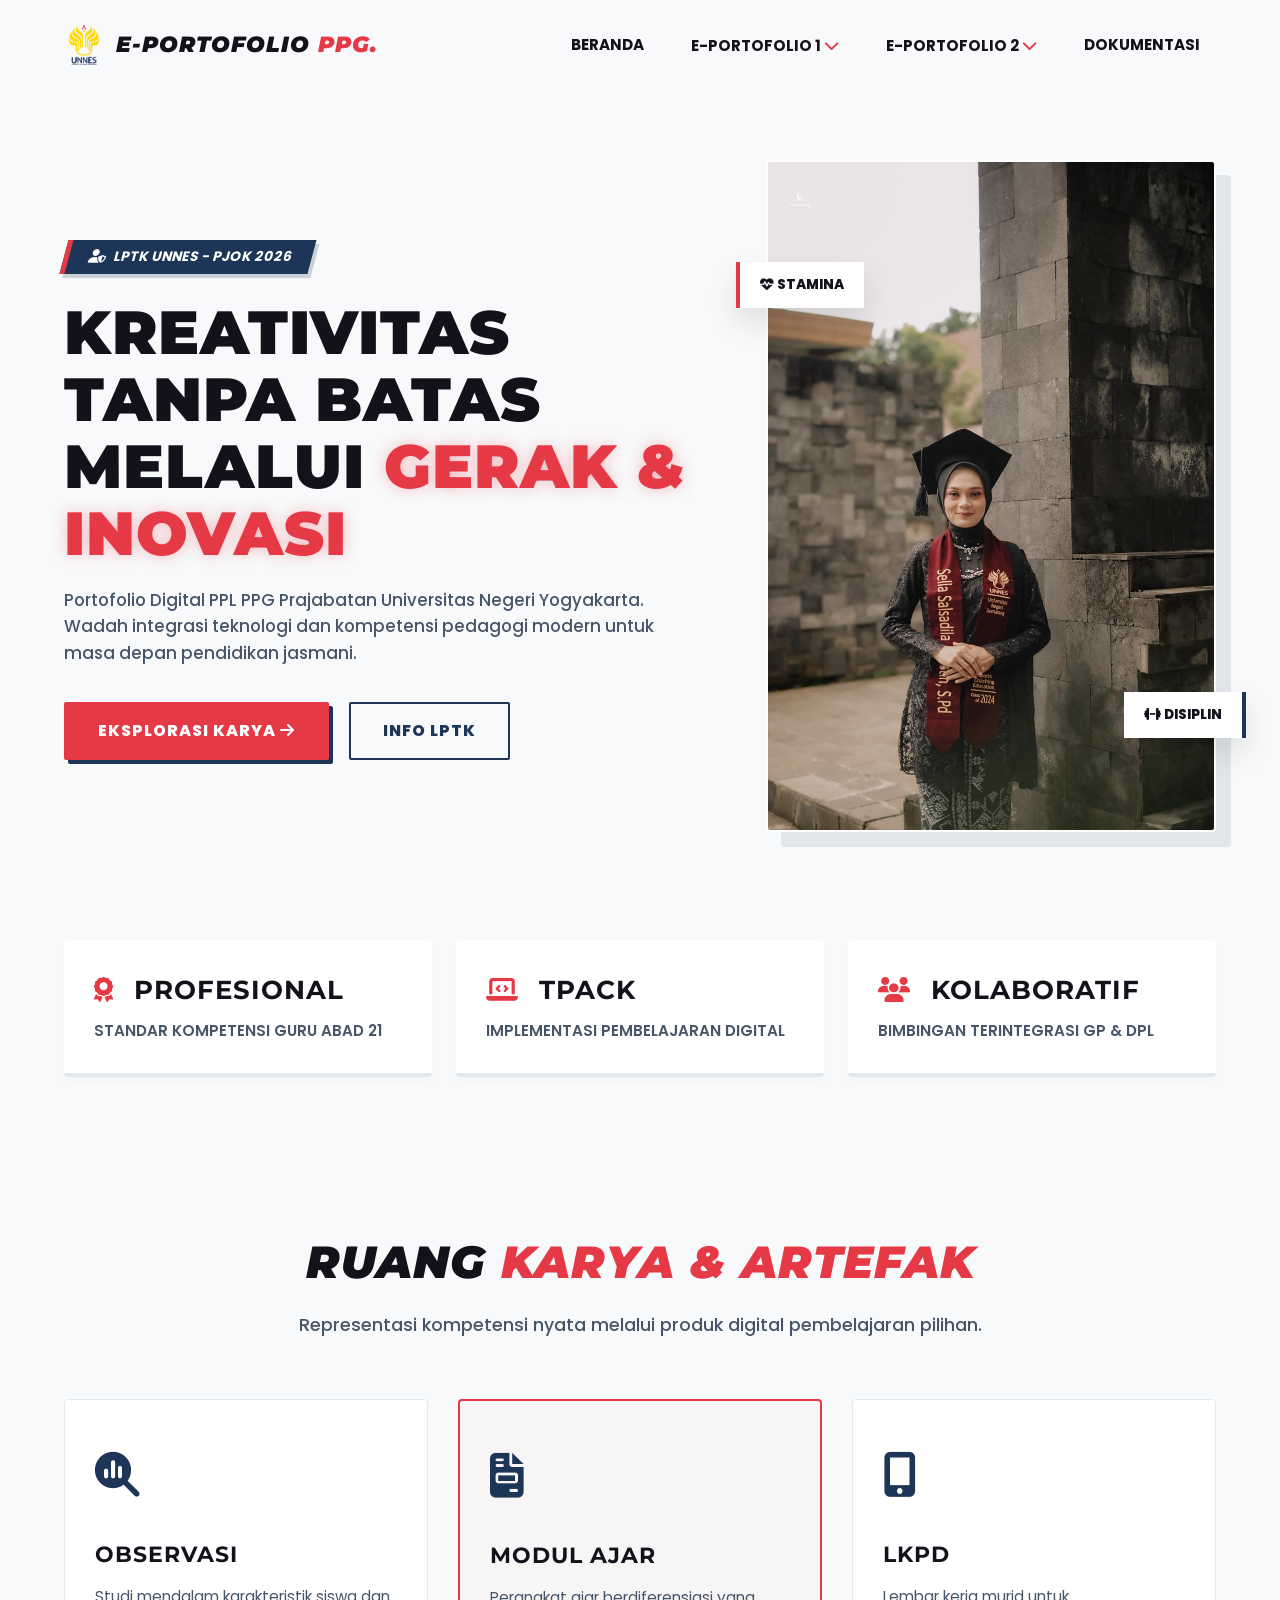
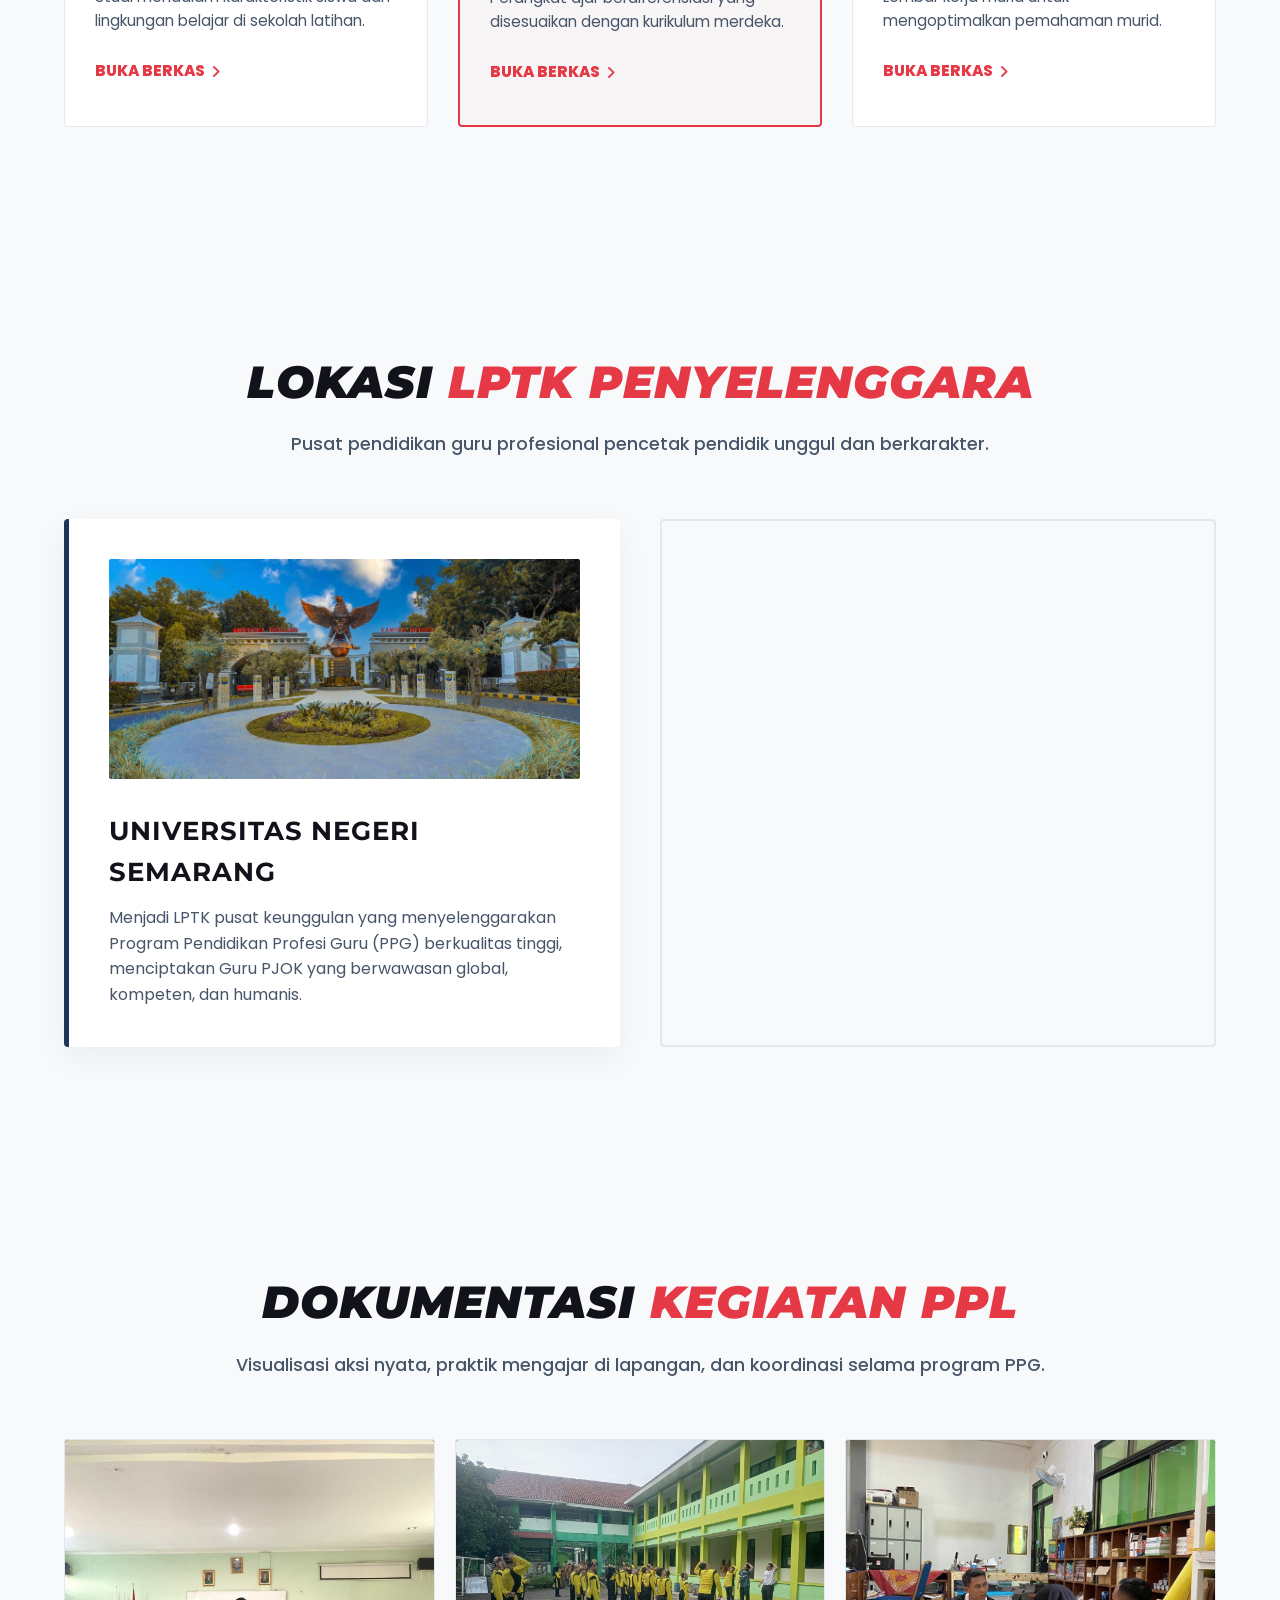
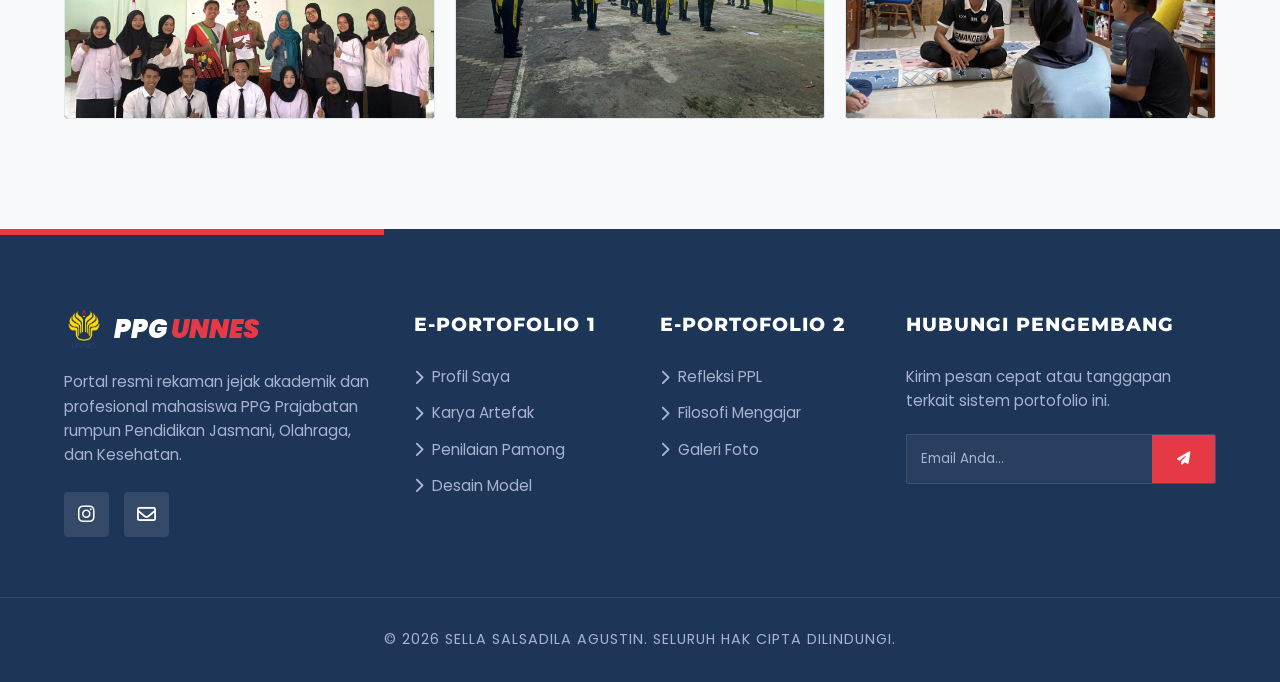
<file: index.html>
<!doctype html>
<html lang="id">
  <head>
    <meta charset="UTF-8" />
    <meta name="viewport" content="width=device-width, initial-scale=1.0" />
    <title>E-Portofolio PPG UNNES | Sella Salsadila Agustin</title>
    <link href="https://fonts.googleapis.com/css2?family=Montserrat:ital,wght@0,700;0,900;1,800&family=Poppins:wght@300;400;500;600;700&display=swap" rel="stylesheet" />
    <link rel="stylesheet" href="https://cdnjs.cloudflare.com/ajax/libs/font-awesome/6.4.0/css/all.min.css" />
    <link rel="stylesheet" href="CSS/style.css" />
    <link rel="shortcut icon" href="logo.png" type="image/x-icon" />
  </head>
  <body>
    <header class="navbar" id="navbar">
      <div class="nav-container">
        <a href="index.html" class="nav-left">
          <img src="logo.png" alt="Logo Universitas" class="univ-logo-img" />
          <span class="brand-name"> E-Portofolio <span class="highlight">PPG.</span> </span>
        </a>

        <div class="hamburger" id="hamburger">
          <span class="bar"></span>
          <span class="bar"></span>
          <span class="bar"></span>
        </div>

        <nav class="nav-links" id="nav-links">
          <a href="index.html" class="nav-item active">Beranda</a>

          <div class="dropdown">
            <button class="dropbtn nav-item">
              E-Portofolio 1
              <i class="fa-solid fa-chevron-down text-accent"></i>
            </button>
            <div class="dropdown-content">
              <a href="profil.html"><i class="fa-solid fa-user-tie"></i> Profil Mahasiswa</a>
              <a href="artefak.html"><i class="fa-solid fa-cube"></i> Artefak Produk</a>
              <a href="penilaian.html"><i class="fa-solid fa-id-card-clip"></i> Penilaian GP</a>
              <a href="modelguru.html"><i class="fa-solid fa-chalkboard-user"></i> Model Guru</a>
            </div>
          </div>

          <div class="dropdown">
            <button class="dropbtn nav-item">
              E-Portofolio 2
              <i class="fa-solid fa-chevron-down text-accent"></i>
            </button>
            <div class="dropdown-content">
              <a href="refleksi.html"><i class="fa-solid fa-brain"></i> Refleksi Akhir</a>
              <a href="filosofi.html"><i class="fa-solid fa-graduation-cap"></i> Filosofi Mengajar</a>
            </div>
          </div>

          <a href="dokumentasi.html" class="nav-item">Dokumentasi</a>
        </nav>
      </div>
    </header>

    <main>
      <section class="hero" id="beranda">
        <div class="container hero-content">
          <div class="hero-text reveal">
            <div class="tagline"><i class="fa-solid fa-user-shield"></i> LPTK UNNES - PJOK 2026</div>
            <h1>
              Kreativitas Tanpa Batas <br />
              Melalui <span class="text-glow">Gerak & Inovasi</span>
            </h1>
            <p>Portofolio Digital PPL PPG Prajabatan Universitas Negeri Yogyakarta. Wadah integrasi teknologi dan kompetensi pedagogi modern untuk masa depan pendidikan jasmani.</p>
            <div class="hero-buttons">
              <a href="#artefak" class="btn-primary">Eksplorasi Karya <i class="fa-solid fa-arrow-right"></i></a>
              <a href="#lptk" class="btn-outline">Info LPTK</a>
            </div>
          </div>
          <div class="hero-image reveal">
            <div class="img-box">
              <img src="IMG/hero foto.jpeg" alt="Sella Salsadila Agustin, S.Pd." />
              <div class="badge-float bf-1"><i class="fa-solid fa-heart-pulse"></i> Stamina</div>
              <div class="badge-float bf-2"><i class="fa-solid fa-dumbbell"></i> Disiplin</div>
            </div>
          </div>
        </div>
      </section>

      <section class="stats reveal">
        <div class="container stats-grid">
          <div class="stat-card">
            <h2><i class="fa-solid fa-award"></i> Profesional</h2>
            <p>Standar Kompetensi Guru Abad 21</p>
          </div>
          <div class="stat-card">
            <h2><i class="fa-solid fa-laptop-code"></i> TPACK</h2>
            <p>Implementasi Pembelajaran Digital</p>
          </div>
          <div class="stat-card">
            <h2><i class="fa-solid fa-users"></i> Kolaboratif</h2>
            <p>Bimbingan Terintegrasi GP & DPL</p>
          </div>
        </div>
      </section>

      <section id="artefak" class="section-padding">
        <div class="container">
          <div class="section-header reveal">
            <h2>Ruang <span class="text-accent">Karya & Artefak</span></h2>
            <p>Representasi kompetensi nyata melalui produk digital pembelajaran pilihan.</p>
          </div>

          <div class="artefak-grid">
            <div class="artefak-card reveal">
              <div class="card-icon">
                <i class="fa-solid fa-magnifying-glass-chart"></i>
              </div>
              <h3>Observasi</h3>
              <p>Studi mendalam karakteristik siswa dan lingkungan belajar di sekolah latihan.</p>
              <a href="artefak.html" class="card-action-link">Buka Berkas <i class="fa-solid fa-angle-right"></i></a>
            </div>

            <div class="artefak-card highlight-card reveal">
              <div class="card-icon">
                <i class="fa-solid fa-file-invoice"></i>
              </div>
              <h3>Modul Ajar</h3>
              <p>Perangkat ajar berdiferensiasi yang disesuaikan dengan kurikulum merdeka.</p>
              <a href="artefak.html" class="card-action-link">Buka Berkas <i class="fa-solid fa-angle-right"></i></a>
            </div>

            <div class="artefak-card reveal">
              <div class="card-icon">
                <i class="fa-solid fa-mobile-screen-button"></i>
              </div>
              <h3>LKPD</h3>
              <p>Lembar kerja murid untuk mengoptimalkan pemahaman murid.</p>
              <a href="artefak.html" class="card-action-link">Buka Berkas <i class="fa-solid fa-angle-right"></i></a>
            </div>
          </div>
        </div>
      </section>

      <section id="lptk" class="section-padding">
        <div class="container">
          <div class="section-header reveal">
            <h2>Lokasi <span class="text-accent">LPTK Penyelenggara</span></h2>
            <p>Pusat pendidikan guru profesional pencetak pendidik unggul dan berkarakter.</p>
          </div>
          <div class="lptk-grid reveal">
            <div class="lptk-info">
              <img src="IMG/unnes.jpg" alt="Kampus UNNES" class="lptk-img" />
              <h3>Universitas Negeri Semarang</h3>
              <p>Menjadi LPTK pusat keunggulan yang menyelenggarakan Program Pendidikan Profesi Guru (PPG) berkualitas tinggi, menciptakan Guru PJOK yang berwawasan global, kompeten, dan humanis.</p>
            </div>
            <div class="lptk-map">
              <!-- Perbaikan: peta kini menuju Universitas Negeri Semarang -->
              <iframe
                src="https://www.google.com/maps/embed?pb=!1m18!1m12!1m3!1d3959.622608719336!2d110.3842973147743!3d-7.050867994865!2m3!1f0!2f0!3f0!3m2!1i1024!2i768!4f13.1!3m3!1m2!1s0x2e708eb7d3c1e6f5%3A0x9c6e1b1a3e8c7c1a!2sUniversitas%20Negeri%20Semarang!5e0!3m2!1sid!2sid!4v1716631234567"
                width="100%"
                height="100%"
                style="border: 0"
                allowfullscreen=""
                loading="lazy"
                referrerpolicy="no-referrer-when-downgrade"
              >
              </iframe>
            </div>
          </div>
        </div>
      </section>

      <section id="dokumentasi" class="section-padding">
        <div class="container">
          <div class="section-header reveal">
            <h2>Dokumentasi <span class="text-accent">Kegiatan PPL</span></h2>
            <p>Visualisasi aksi nyata, praktik mengajar di lapangan, dan koordinasi selama program PPG.</p>
          </div>
          <div class="bento-gallery">
            <div class="bento-item reveal">
              <img src="IMG/Penerjunan PPL Terbimbing.jpeg" alt="Penerjunan PPL Terbimbing" />
              <div class="bento-overlay">
                <h4>Penerjunan PPL Terbimbing</h4>
                <p>Penerjunan PPL Terbimbing di SMPN 25 Semarang.</p>
              </div>
            </div>
            <div class="bento-item reveal">
              <img src="IMG/Praktik Mengajar.jpeg" alt="Praktik Mengajar" />
              <div class="bento-overlay">
                <h4>Praktik Mengajar</h4>
                <p>Penyelenggaraan pembelajaran di lapangan.</p>
              </div>
            </div>
            <div class="bento-item reveal">
              <img src="IMG/Bimbingan Guru Pamong.jpeg" alt="Bimbingan Guru Pamong" />
              <div class="bento-overlay">
                <h4>Bimbingan Guru Pamong</h4>
                <p>Interaksi dan bimbingan dengan guru pamong di sekolah.</p>
              </div>
            </div>
          </div>
        </div>
      </section>
    </main>

    <footer class="footer">
      <div class="container footer-grid">
        <div class="footer-brand">
          <div class="logo">
            <img src="logo.png" alt="UNNES" class="univ-logo-img" />
            <span>PPG <span class="text-accent">UNNES</span></span>
          </div>
          <p class="brand-desc">Portal resmi rekaman jejak akademik dan profesional mahasiswa PPG Prajabatan rumpun Pendidikan Jasmani, Olahraga, dan Kesehatan.</p>
          <div class="social-box">
            <a href="https://www.instagram.com/sellasalsadilaa/" class="social-link"><i class="fa-brands fa-instagram"></i></a>
            <a href="mailto:sellagus8807@gmail.com" class="social-link"><i class="fa-regular fa-envelope"></i></a>
          </div>
        </div>

        <div class="footer-links-group">
          <h3>E-Portofolio 1</h3>
          <ul>
            <li>
              <a href="profil.html"><i class="fa-solid fa-chevron-right"></i> Profil Saya</a>
            </li>
            <li>
              <a href="artefak.html"><i class="fa-solid fa-chevron-right"></i> Karya Artefak</a>
            </li>
            <li>
              <a href="penilaian.html"><i class="fa-solid fa-chevron-right"></i> Penilaian Pamong</a>
            </li>
            <li>
              <a href="model.html"><i class="fa-solid fa-chevron-right"></i> Desain Model</a>
            </li>
          </ul>
        </div>

        <div class="footer-links-group">
          <h3>E-Portofolio 2</h3>
          <ul>
            <li>
              <a href="refleksi.html"><i class="fa-solid fa-chevron-right"></i> Refleksi PPL</a>
            </li>
            <li>
              <a href="filosofi.html"><i class="fa-solid fa-chevron-right"></i> Filosofi Mengajar</a>
            </li>
            <li>
              <a href="dokumentasi.html"><i class="fa-solid fa-chevron-right"></i> Galeri Foto</a>
            </li>
          </ul>
        </div>

        <div class="footer-newsletter">
          <h3>Hubungi Pengembang</h3>
          <p>Kirim pesan cepat atau tanggapan terkait sistem portofolio ini.</p>
          <div class="input-group">
            <input type="email" placeholder="Email Anda..." />
            <button type="button">
              <i class="fa-solid fa-paper-plane"></i>
            </button>
          </div>
        </div>
      </div>
      <div class="footer-bottom">
        <p>© 2026 SELLA SALSADILA AGUSTIN. Seluruh Hak Cipta Dilindungi.</p>
      </div>
    </footer>

    <script>
      // 1. Scroll Effect untuk Navbar Changer
      window.addEventListener("scroll", function () {
        const navbar = document.getElementById("navbar");
        if (window.scrollY > 40) {
          navbar.classList.add("navbar-scrolled");
        } else {
          navbar.classList.remove("navbar-scrolled");
        }
      });

      // 2. Deteksi Auto Active Menu Navigasi Berdasarkan Scroll Posisi
      const sections = document.querySelectorAll("section");
      const navItems = document.querySelectorAll(".nav-links .nav-item");

      window.addEventListener("scroll", () => {
        let current = "";
        sections.forEach((section) => {
          const sectionTop = section.offsetTop;
          if (pageYOffset >= sectionTop - 160) {
            current = section.getAttribute("id");
          }
        });

        navItems.forEach((item) => {
          item.classList.remove("active");
          if (item.getAttribute("href") === `#${current}`) {
            item.classList.add("active");
          }
        });
      });

      // 3. Hamburger Menu Responsif Mobile
      const hamburger = document.getElementById("hamburger");
      const navLinks = document.getElementById("nav-links");

      hamburger.addEventListener("click", () => {
        hamburger.classList.toggle("active");
        navLinks.classList.toggle("active");
      });

      // 4. Smooth Entrance Scroll Reveal Logic
      function scrollReveal() {
        const reveals = document.querySelectorAll(".reveal");
        reveals.forEach((element) => {
          const windowHeight = window.innerHeight;
          const elementTop = element.getBoundingClientRect().top;
          const elementVisible = 100;
          if (elementTop < windowHeight - elementVisible) {
            element.classList.add("active");
          }
        });
      }
      window.addEventListener("scroll", scrollReveal);
      scrollReveal();
    </script>
  </body>
</html>
</file>
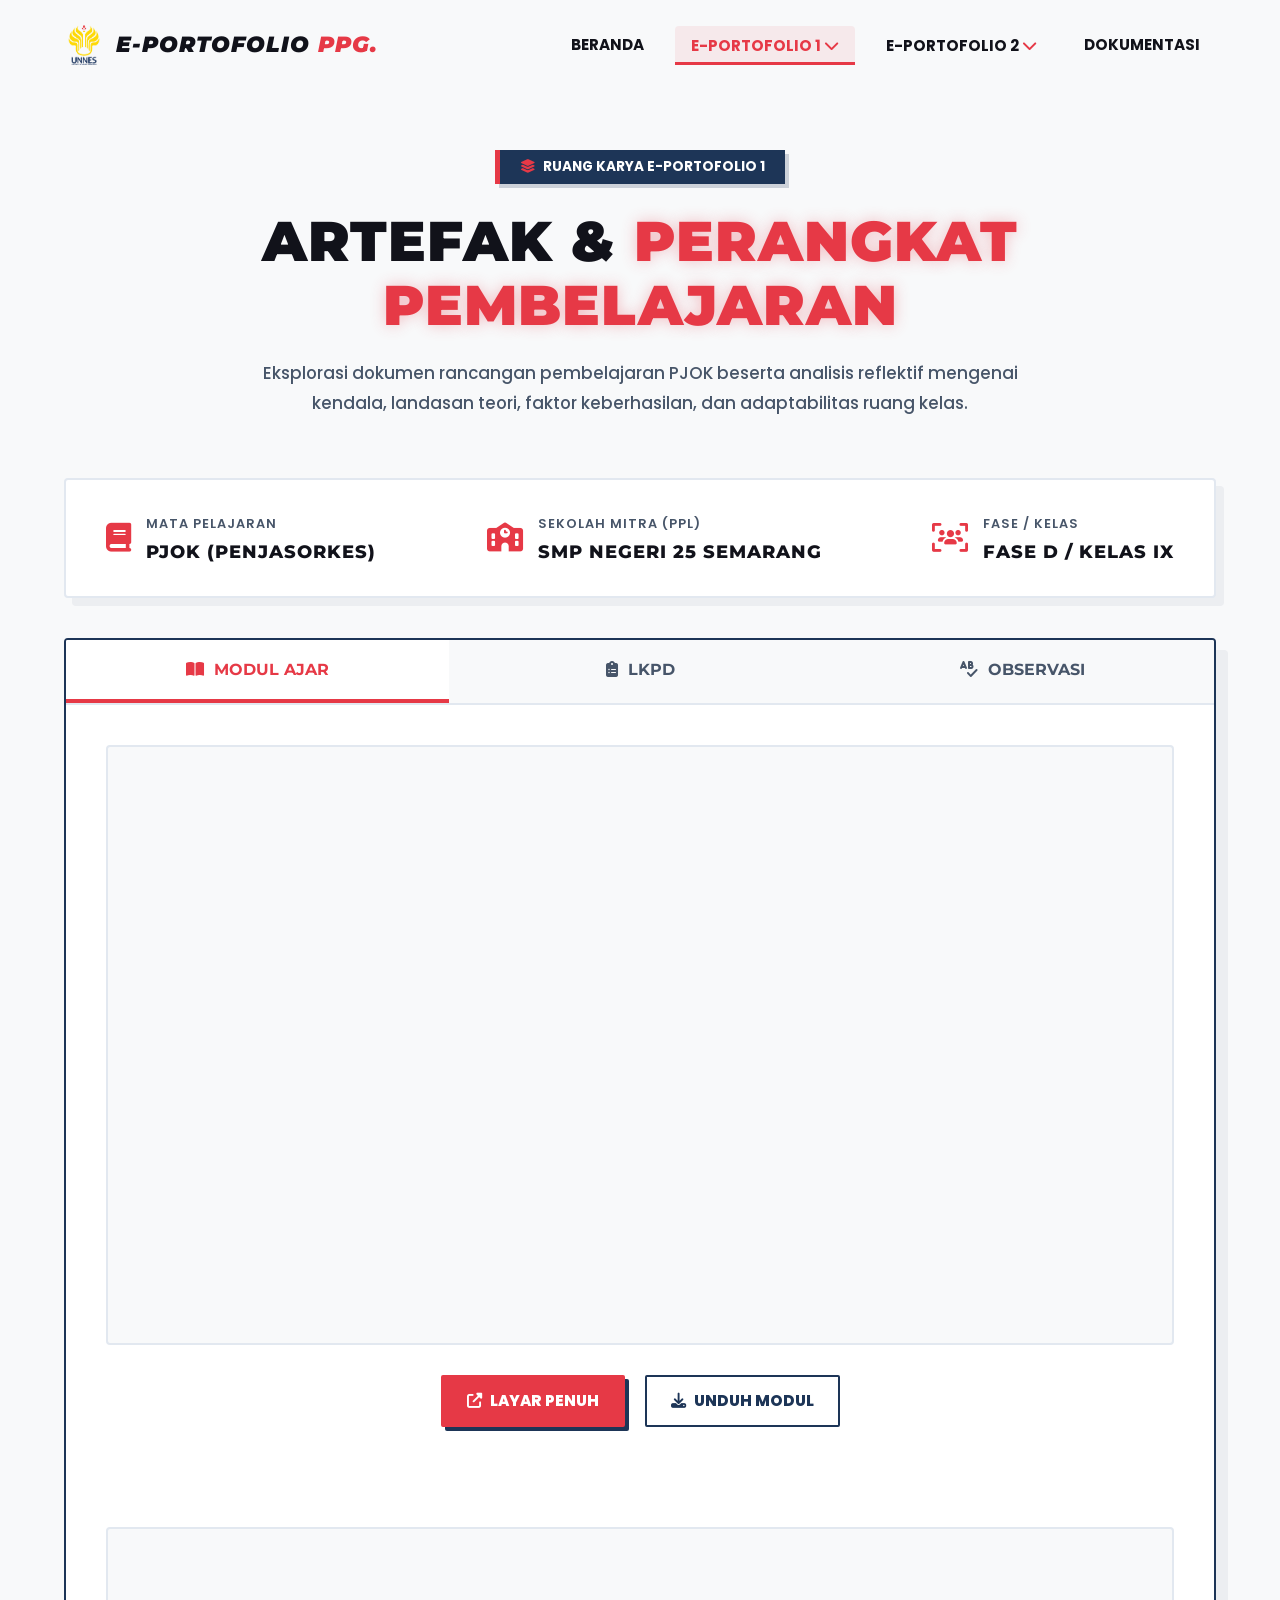
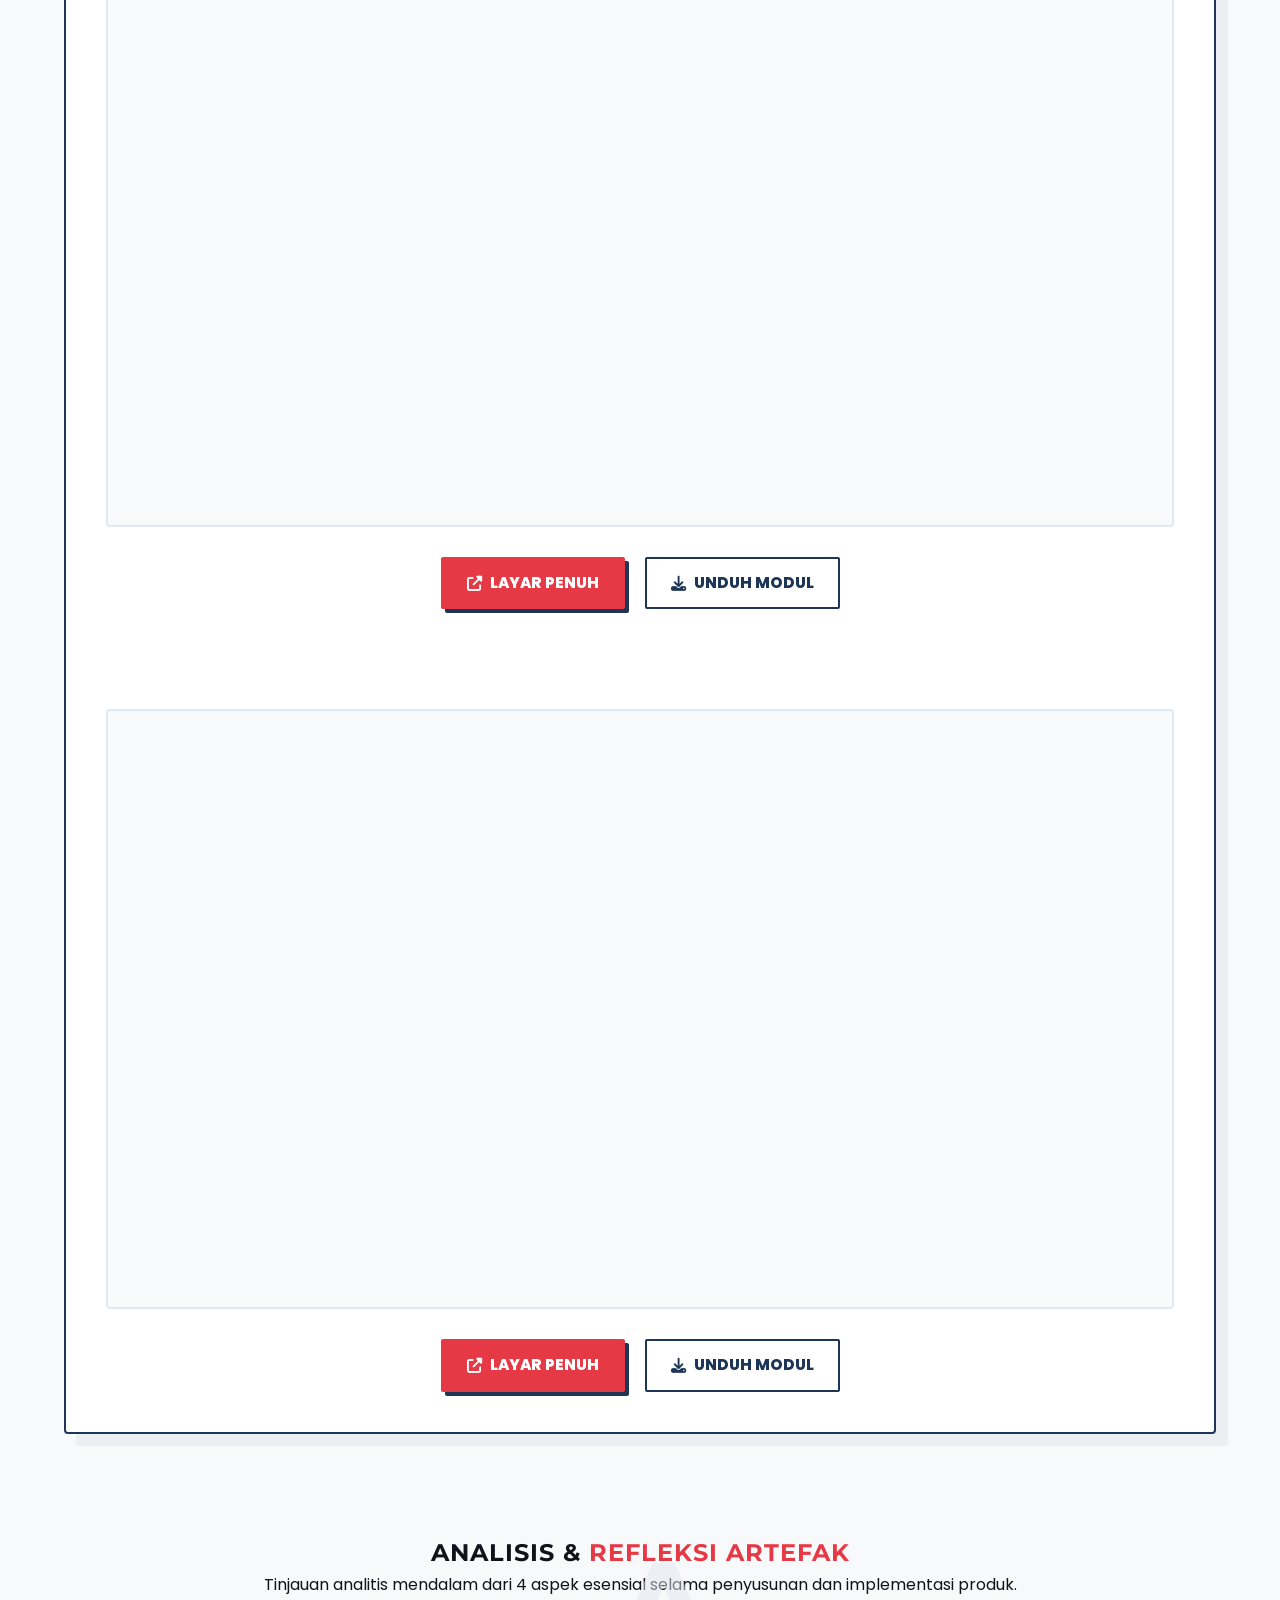
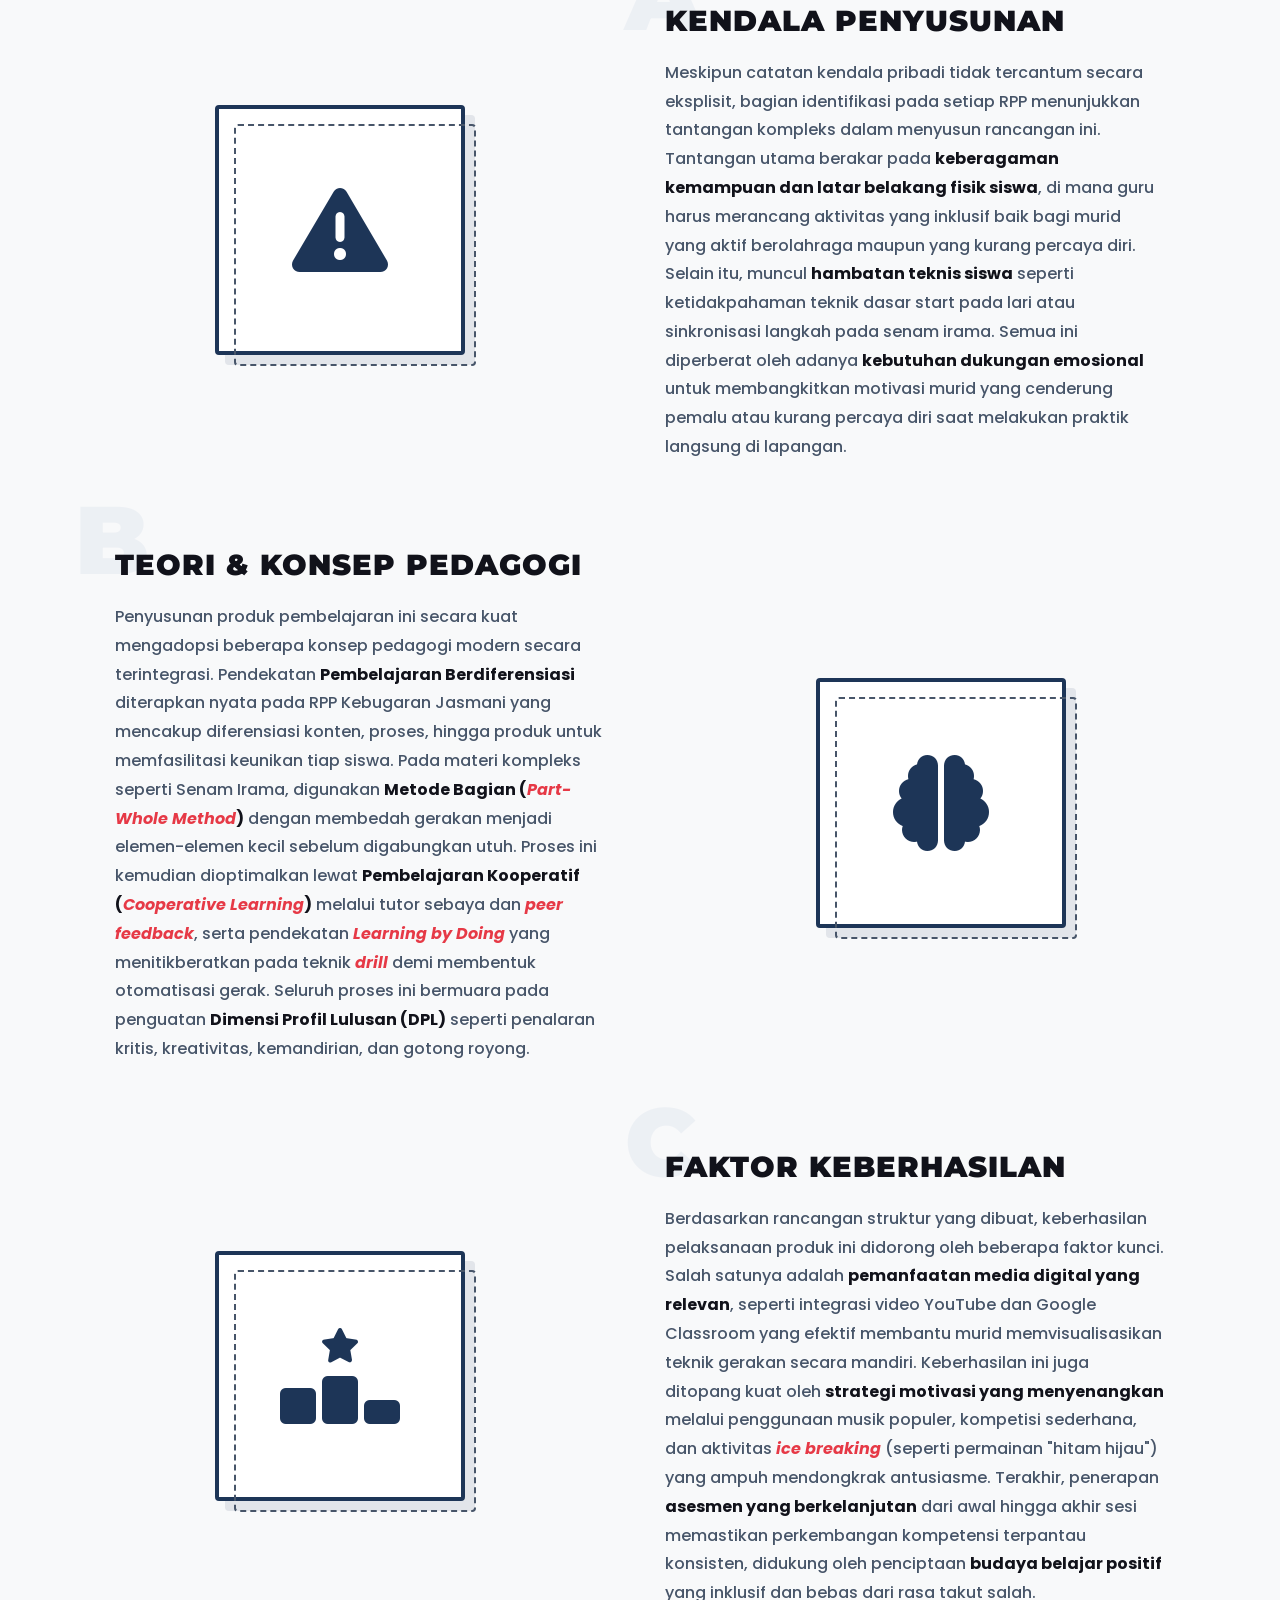
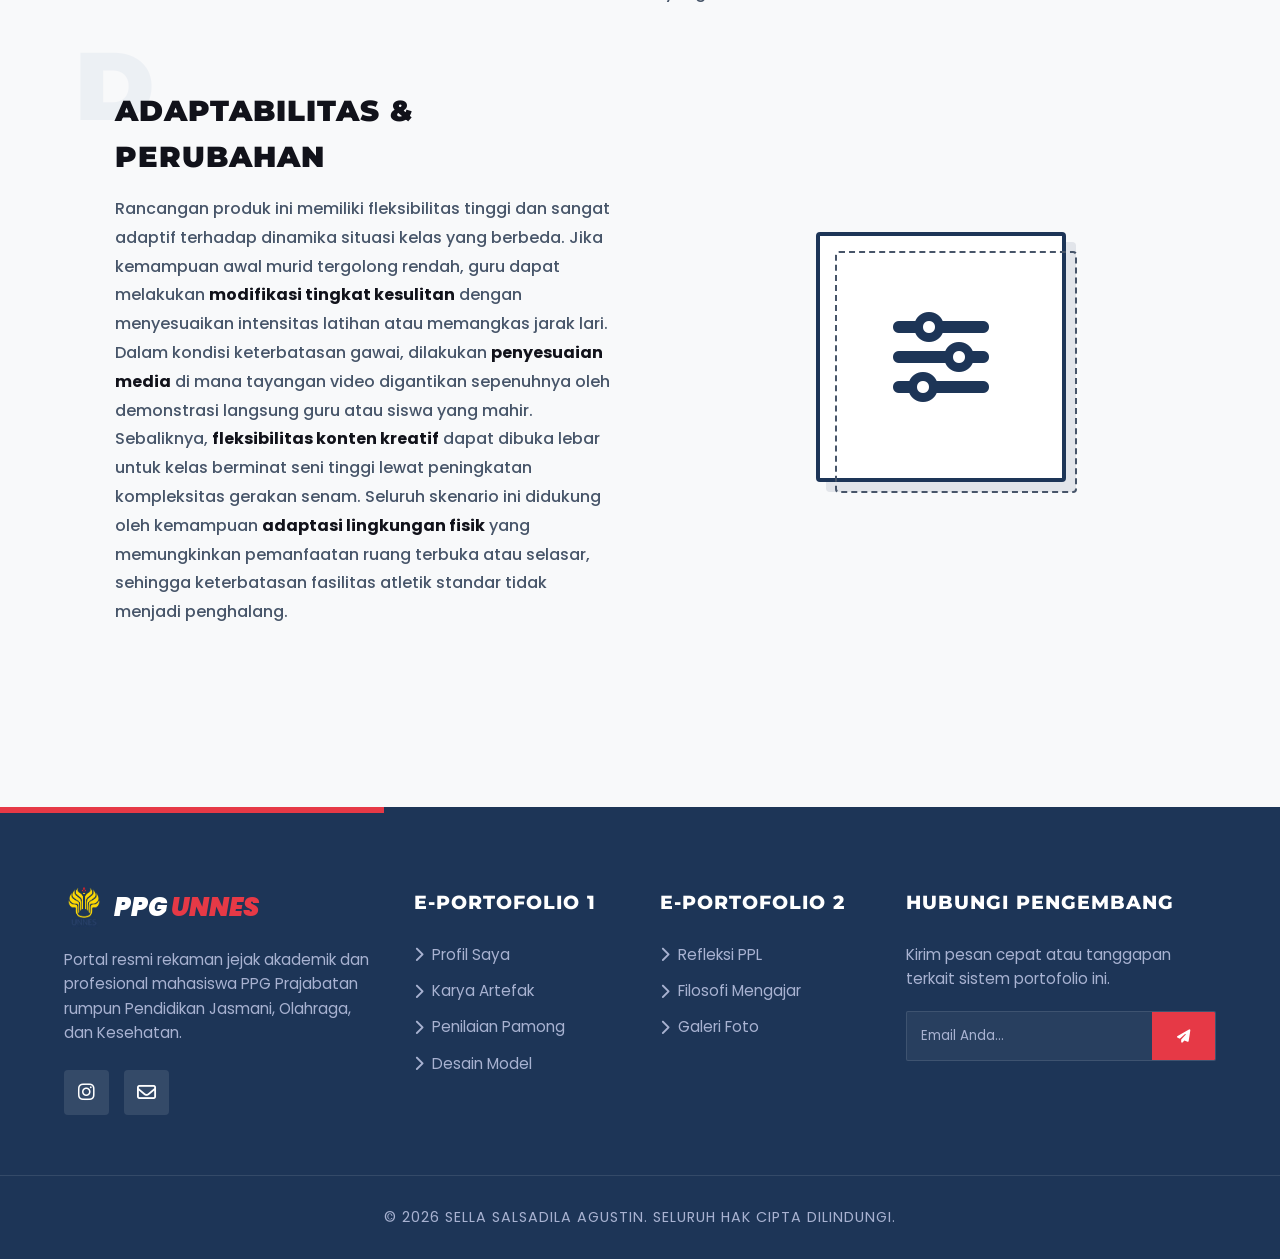
<file: artefak.html>
<!doctype html>
<html lang="id">
  <head>
    <meta charset="UTF-8" />
    <meta name="viewport" content="width=device-width, initial-scale=1.0" />
    <title>Artefak Pembelajaran | E-Portofolio PPG UNY</title>
    <link href="https://fonts.googleapis.com/css2?family=Montserrat:ital,wght@0,700;0,900;1,800&family=Poppins:wght@300;400;500;600;700&display=swap" rel="stylesheet" />
    <link rel="stylesheet" href="https://cdnjs.cloudflare.com/ajax/libs/font-awesome/6.4.0/css/all.min.css" />
    <link rel="stylesheet" href="CSS/artefak.css" />
    <link rel="shortcut icon" href="logo.png" type="image/x-icon" />
  </head>
  <body>
    <header class="navbar" id="navbar">
      <div class="nav-container">
        <a href="index.html" class="nav-left">
          <img src="logo.png" alt="Logo Universitas" class="univ-logo-img" />
          <span class="brand-name"> E-Portofolio <span class="highlight">PPG.</span> </span>
        </a>

        <div class="hamburger" id="hamburger">
          <span class="bar"></span>
          <span class="bar"></span>
          <span class="bar"></span>
        </div>

        <nav class="nav-links" id="nav-links">
          <a href="index.html" class="nav-item">Beranda</a>

          <div class="dropdown">
            <button class="dropbtn nav-item active">
              E-Portofolio 1
              <i class="fa-solid fa-chevron-down text-accent"></i>
            </button>
            <div class="dropdown-content">
              <a href="profil.html"><i class="fa-solid fa-user-tie"></i> Profil Mahasiswa</a>
              <a href="artefak.html" class="active-sub"><i class="fa-solid fa-cube"></i> Artefak Produk</a>
              <a href="penilaian.html"><i class="fa-solid fa-id-card-clip"></i> Penilaian GP</a>
              <a href="modelguru.html"><i class="fa-solid fa-chalkboard-user"></i> Model Guru</a>
            </div>
          </div>

          <div class="dropdown">
            <button class="dropbtn nav-item">
              E-Portofolio 2
              <i class="fa-solid fa-chevron-down text-accent"></i>
            </button>
            <div class="dropdown-content">
              <a href="refleksi.html"><i class="fa-solid fa-brain"></i> Refleksi Akhir</a>
              <a href="filosofi.html"><i class="fa-solid fa-graduation-cap"></i> Filosofi Mengajar</a>
            </div>
          </div>

          <a href="dokumentasi.html" class="nav-item">Dokumentasi</a>
        </nav>
      </div>
    </header>

    <main class="artefak-main">
      <section class="hero-artefak">
        <div class="container text-center">
          <div class="tagline reveal"><i class="fa-solid fa-layer-group text-accent"></i> Ruang Karya E-Portofolio 1</div>
          <h1 class="hero-title reveal" style="transition-delay: 0.1s">
            Artefak &
            <span class="text-glow text-accent">Perangkat Pembelajaran</span>
          </h1>
          <p class="hero-desc mx-auto reveal" style="transition-delay: 0.2s">Eksplorasi dokumen rancangan pembelajaran PJOK beserta analisis reflektif mengenai kendala, landasan teori, faktor keberhasilan, dan adaptabilitas ruang kelas.</p>
        </div>
      </section>

      <section class="document-section reveal">
        <div class="container">
          <div class="doc-identity-bar glassmorphism">
            <div class="identity-item">
              <i class="fa-solid fa-book text-accent"></i>
              <div>
                <label>Mata Pelajaran</label>
                <h4>PJOK (Penjasorkes)</h4>
              </div>
            </div>
            <div class="identity-item">
              <i class="fa-solid fa-school text-accent"></i>
              <div>
                <label>Sekolah Mitra (PPL)</label>
                <h4>SMP Negeri 25 Semarang</h4>
              </div>
            </div>
            <div class="identity-item">
              <i class="fa-solid fa-users-viewfinder text-accent"></i>
              <div>
                <label>Fase / Kelas</label>
                <h4>Fase D / Kelas IX</h4>
              </div>
            </div>
          </div>

          <div class="pdf-tabs-container">
            <div class="tab-buttons">
              <button class="tab-btn active" onclick="openPdfTab(event, 'tab-modul')"><i class="fa-solid fa-book-open"></i> Modul Ajar</button>
              <button class="tab-btn" onclick="openPdfTab(event, 'tab-lkpd')"><i class="fa-solid fa-clipboard-list"></i> LKPD</button>
              <button class="tab-btn" onclick="openPdfTab(event, 'tab-rubrik')"><i class="fa-solid fa-spell-check"></i> Observasi</button>
            </div>

            <div id="tab-modul" class="tab-content active">
              <div class="pdf-wrapper">
                <iframe src="Dokumen/RRP Kebugaran Jasmani.pdf" title="RPP Kebugaran Jasmani Kelas VII" loading="lazy"></iframe>
              </div>
              <div class="doc-actions">
                <a href="Dokumen/RRP Kebugaran Jasmani.pdf" target="_blank" class="btn-primary"> <i class="fa-solid fa-up-right-from-square"></i> Layar Penuh </a>
                <a href="Dokumen/RRP Kebugaran Jasmani.pdf" download="RPP_Kebugaran_Jasmani_Kelas_VII.pdf" class="btn-outline"> <i class="fa-solid fa-download"></i> Unduh Modul </a>
              </div>

              <div class="pdf-wrapper" style="margin-top: 100px">
                <iframe src="Dokumen/RPP Senam Irama.pdf" title="RPP Senam Irama Kelas VII" loading="lazy"></iframe>
              </div>
              <div class="doc-actions">
                <a href="Dokumen/RPP Senam Irama.pdf" target="_blank" class="btn-primary"> <i class="fa-solid fa-up-right-from-square"></i> Layar Penuh </a>
                <a href="Dokumen/RPP Senam Irama.pdf" download="RPP_Senam_Irama_Kelas_VII.pdf" class="btn-outline"> <i class="fa-solid fa-download"></i> Unduh Modul </a>
              </div>

              <div class="pdf-wrapper" style="margin-top: 100px">
                <iframe src="Dokumen/RPP Lari JArak Pendek.pdf" title="RPP Lari JArak Pendek Kelas VII" loading="lazy"></iframe>
              </div>
              <div class="doc-actions">
                <a href="Dokumen/RPP Lari JArak Pendek.pdf" target="_blank" class="btn-primary"> <i class="fa-solid fa-up-right-from-square"></i> Layar Penuh </a>
                <a href="Dokumen/RPP Lari JArak Pendek.pdf" download="RPP_Lari_Jarak_Pendek_Kelas_VII.pdf" class="btn-outline"> <i class="fa-solid fa-download"></i> Unduh Modul </a>
              </div>
            </div>

            <div id="tab-lkpd" class="tab-content">
              <div class="pdf-wrapper">
                <iframe src="Dokumen/LKPD Kebugaran Jasmani.pdf" title="LKPD Kebugaran Jasmani" loading="lazy"></iframe>
              </div>
              <div class="doc-actions">
                <a href="Dokumen/LKPD Kebugaran Jasmani.pdf" target="_blank" class="btn-primary"> <i class="fa-solid fa-up-right-from-square"></i> Layar Penuh </a>
                <a href="Dokumen/LKPD Kebugaran Jasmani.pdf" download="LKPD_Kebugaran_Jasmani.pdf" class="btn-outline"> <i class="fa-solid fa-download"></i> Unduh LKPD </a>
              </div>

              <div class="pdf-wrapper" style="margin-top: 100px">
                <iframe src="Dokumen/LKPD Senam Irama .pdf" title="LKPD Senam Irama" loading="lazy"></iframe>
              </div>
              <div class="doc-actions">
                <a href="Dokumen/LKPD Senam Irama .pdf" target="_blank" class="btn-primary"> <i class="fa-solid fa-up-right-from-square"></i> Layar Penuh </a>
                <a href="Dokumen/LKPD Senam Irama .pdf" download="LKPD_Senam_Irama.pdf" class="btn-outline"> <i class="fa-solid fa-download"></i> Unduh LKPD </a>
              </div>

              <div class="pdf-wrapper" style="margin-top: 100px">
                <iframe src="Dokumen/LKPD Lari Jarak Pendek.pdf" title="LKPD Lari Jarak Pendek" loading="lazy"></iframe>
              </div>
              <div class="doc-actions">
                <a href="Dokumen/LKPD Lari Jarak Pendek.pdf" target="_blank" class="btn-primary"> <i class="fa-solid fa-up-right-from-square"></i> Layar Penuh </a>
                <a href="Dokumen/LKPD Lari Jarak Pendek.pdf" download="LKPD_Lari_Jarak_Pendek.pdf" class="btn-outline"> <i class="fa-solid fa-download"></i> Unduh LKPD </a>
              </div>
            </div>

            <div id="tab-rubrik" class="tab-content">
              <div class="pdf-wrapper">
                <iframe src="Dokumen/Observasi 1.pdf" title="Observasi Manajemen Sekolah" loading="lazy"></iframe>
              </div>
              <div class="doc-actions">
                <a href="Dokumen/Observasi 1.pdf" target="_blank" class="btn-primary"> <i class="fa-solid fa-up-right-from-square"></i> Layar Penuh </a>
                <a href="Dokumen/Observasi 1.pdf" download="Observasi_Manajemen_Sekolah.pdf" class="btn-outline"> <i class="fa-solid fa-download"></i> Unduh Rubrik </a>
              </div>

              <div class="pdf-wrapper" style="margin-top: 100px">
                <iframe src="Dokumen/Observasi 2.pdf" title="Observasi Lingkungan Belajar" loading="lazy"></iframe>
              </div>
              <div class="doc-actions">
                <a href="Dokumen/Observasi 2.pdf" target="_blank" class="btn-primary"> <i class="fa-solid fa-up-right-from-square"></i> Layar Penuh </a>
                <a href="Dokumen/Observasi 2.pdf" download="Observasi_Lingkungan_Belajar.pdf" class="btn-outline"> <i class="fa-solid fa-download"></i> Unduh Rubrik </a>
              </div>
            </div>
          </div>
        </div>
      </section>

      <section class="analysis-zigzag-section section-padding">
        <div class="container">
          <div class="section-header text-center reveal">
            <h2>Analisis & <span class="text-accent">Refleksi Artefak</span></h2>
            <p>Tinjauan analitis mendalam dari 4 aspek esensial selama penyusunan dan implementasi produk.</p>
          </div>

          <!-- ASPEK A -->
          <div class="zigzag-row reveal">
            <div class="zigzag-visual">
              <div class="visual-card">
                <i class="fa-solid fa-triangle-exclamation big-icon text-accent"></i>
                <div class="card-decor"></div>
              </div>
            </div>
            <div class="zigzag-content">
              <div class="zz-number text-accent">A</div>
              <h3>Kendala Penyusunan</h3>
              <p>
                Meskipun catatan kendala pribadi tidak tercantum secara eksplisit, bagian identifikasi pada setiap RPP menunjukkan tantangan kompleks dalam menyusun rancangan ini. Tantangan utama berakar pada
                <strong>keberagaman kemampuan dan latar belakang fisik siswa</strong>, di mana guru harus merancang aktivitas yang inklusif baik bagi murid yang aktif berolahraga maupun yang kurang percaya diri. Selain itu, muncul
                <strong>hambatan teknis siswa</strong> seperti ketidakpahaman teknik dasar start pada lari atau sinkronisasi langkah pada senam irama. Semua ini diperberat oleh adanya <strong>kebutuhan dukungan emosional</strong> untuk
                membangkitkan motivasi murid yang cenderung pemalu atau kurang percaya diri saat melakukan praktik langsung di lapangan.
              </p>
            </div>
          </div>

          <!-- ASPEK B -->
          <div class="zigzag-row reverse reveal">
            <div class="zigzag-visual">
              <div class="visual-card">
                <i class="fa-solid fa-brain big-icon text-accent"></i>
                <div class="card-decor"></div>
              </div>
            </div>
            <div class="zigzag-content">
              <div class="zz-number text-accent">B</div>
              <h3>Teori & Konsep Pedagogi</h3>
              <p>
                Penyusunan produk pembelajaran ini secara kuat mengadopsi beberapa konsep pedagogi modern secara terintegrasi. Pendekatan <strong>Pembelajaran Berdiferensiasi</strong> diterapkan nyata pada RPP Kebugaran Jasmani yang
                mencakup diferensiasi konten, proses, hingga produk untuk memfasilitasi keunikan tiap siswa. Pada materi kompleks seperti Senam Irama, digunakan <strong>Metode Bagian (<em>Part-Whole Method</em>)</strong> dengan membedah
                gerakan menjadi elemen-elemen kecil sebelum digabungkan utuh. Proses ini kemudian dioptimalkan lewat <strong>Pembelajaran Kooperatif (<em>Cooperative Learning</em>)</strong> melalui tutor sebaya dan <em>peer feedback</em>,
                serta pendekatan <strong><em>Learning by Doing</em></strong> yang menitikberatkan pada teknik <em>drill</em> demi membentuk otomatisasi gerak. Seluruh proses ini bermuara pada penguatan
                <strong>Dimensi Profil Lulusan (DPL)</strong> seperti penalaran kritis, kreativitas, kemandirian, dan gotong royong.
              </p>
            </div>
          </div>

          <!-- ASPEK C -->
          <div class="zigzag-row reveal">
            <div class="zigzag-visual">
              <div class="visual-card">
                <i class="fa-solid fa-ranking-star big-icon text-accent"></i>
                <div class="card-decor"></div>
              </div>
            </div>
            <div class="zigzag-content">
              <div class="zz-number text-accent">C</div>
              <h3>Faktor Keberhasilan</h3>
              <p>
                Berdasarkan rancangan struktur yang dibuat, keberhasilan pelaksanaan produk ini didorong oleh beberapa faktor kunci. Salah satunya adalah <strong>pemanfaatan media digital yang relevan</strong>, seperti integrasi video
                YouTube dan Google Classroom yang efektif membantu murid memvisualisasikan teknik gerakan secara mandiri. Keberhasilan ini juga ditopang kuat oleh <strong>strategi motivasi yang menyenangkan</strong> melalui penggunaan musik
                populer, kompetisi sederhana, dan aktivitas <em>ice breaking</em> (seperti permainan "hitam hijau") yang ampuh mendongkrak antusiasme. Terakhir, penerapan <strong>asesmen yang berkelanjutan</strong> dari awal hingga akhir
                sesi memastikan perkembangan kompetensi terpantau konsisten, didukung oleh penciptaan <strong>budaya belajar positif</strong> yang inklusif dan bebas dari rasa takut salah.
              </p>
            </div>
          </div>

          <!-- ASPEK D -->
          <div class="zigzag-row reverse reveal">
            <div class="zigzag-visual">
              <div class="visual-card">
                <i class="fa-solid fa-sliders big-icon text-accent"></i>
                <div class="card-decor"></div>
              </div>
            </div>
            <div class="zigzag-content">
              <div class="zz-number text-accent">D</div>
              <h3>Adaptabilitas & Perubahan</h3>
              <p>
                Rancangan produk ini memiliki fleksibilitas tinggi dan sangat adaptif terhadap dinamika situasi kelas yang berbeda. Jika kemampuan awal murid tergolong rendah, guru dapat melakukan
                <strong>modifikasi tingkat kesulitan</strong> dengan menyesuaikan intensitas latihan atau memangkas jarak lari. Dalam kondisi keterbatasan gawai, dilakukan <strong>penyesuaian media</strong> di mana tayangan video digantikan
                sepenuhnya oleh demonstrasi langsung guru atau siswa yang mahir. Sebaliknya, <strong>fleksibilitas konten kreatif</strong> dapat dibuka lebar untuk kelas berminat seni tinggi lewat peningkatan kompleksitas gerakan senam.
                Seluruh skenario ini didukung oleh kemampuan <strong>adaptasi lingkungan fisik</strong> yang memungkinkan pemanfaatan ruang terbuka atau selasar, sehingga keterbatasan fasilitas atletik standar tidak menjadi penghalang.
              </p>
            </div>
          </div>
        </div>
      </section>
    </main>

    <footer class="footer">
      <div class="container footer-grid">
        <div class="footer-brand">
          <div class="logo">
            <img src="logo.png" alt="UNNES" class="univ-logo-img" />
            <span>PPG <span class="text-accent">UNNES</span></span>
          </div>
          <p class="brand-desc">Portal resmi rekaman jejak akademik dan profesional mahasiswa PPG Prajabatan rumpun Pendidikan Jasmani, Olahraga, dan Kesehatan.</p>
          <div class="social-box">
            <a href="https://www.instagram.com/sellasalsadilaa/" class="social-link"><i class="fa-brands fa-instagram"></i></a>
            <a href="mailto:sellagus8807@gmail.com" class="social-link"><i class="fa-regular fa-envelope"></i></a>
          </div>
        </div>

        <div class="footer-links-group">
          <h3>E-Portofolio 1</h3>
          <ul>
            <li>
              <a href="profil.html"><i class="fa-solid fa-chevron-right"></i> Profil Saya</a>
            </li>
            <li>
              <a href="artefak.html"><i class="fa-solid fa-chevron-right"></i> Karya Artefak</a>
            </li>
            <li>
              <a href="penilaian.html"><i class="fa-solid fa-chevron-right"></i> Penilaian Pamong</a>
            </li>
            <li>
              <a href="model.html"><i class="fa-solid fa-chevron-right"></i> Desain Model</a>
            </li>
          </ul>
        </div>

        <div class="footer-links-group">
          <h3>E-Portofolio 2</h3>
          <ul>
            <li>
              <a href="refleksi.html"><i class="fa-solid fa-chevron-right"></i> Refleksi PPL</a>
            </li>
            <li>
              <a href="filosofi.html"><i class="fa-solid fa-chevron-right"></i> Filosofi Mengajar</a>
            </li>
            <li>
              <a href="dokumentasi.html"><i class="fa-solid fa-chevron-right"></i> Galeri Foto</a>
            </li>
          </ul>
        </div>

        <div class="footer-newsletter">
          <h3>Hubungi Pengembang</h3>
          <p>Kirim pesan cepat atau tanggapan terkait sistem portofolio ini.</p>
          <div class="input-group">
            <input type="email" placeholder="Email Anda..." />
            <button type="button">
              <i class="fa-solid fa-paper-plane"></i>
            </button>
          </div>
        </div>
      </div>
      <div class="footer-bottom">
        <p>© 2026 SELLA SALSADILA AGUSTIN. Seluruh Hak Cipta Dilindungi.</p>
      </div>
    </footer>

    <script>
      // 1. Logika Tab Interaktif untuk PDF
      function openPdfTab(evt, tabName) {
        var i, tabcontent, tablinks;

        // Sembunyikan semua konten
        tabcontent = document.getElementsByClassName("tab-content");
        for (i = 0; i < tabcontent.length; i++) {
          tabcontent[i].style.display = "none";
          tabcontent[i].classList.remove("active");
        }

        // Buang kelas aktif dari semua tombol
        tablinks = document.getElementsByClassName("tab-btn");
        for (i = 0; i < tablinks.length; i++) {
          tablinks[i].classList.remove("active");
        }

        // Tampilkan konten yang dipilih dan beri animasi
        document.getElementById(tabName).style.display = "block";
        setTimeout(() => document.getElementById(tabName).classList.add("active"), 10);
        evt.currentTarget.classList.add("active");
      }
      // Pastikan tab pertama terlihat
      document.getElementById("tab-modul").style.display = "block";

      // 2. Scroll Effect Navbar
      window.addEventListener("scroll", function () {
        const navbar = document.getElementById("navbar");
        if (window.scrollY > 40) {
          navbar.classList.add("navbar-scrolled");
        } else {
          navbar.classList.remove("navbar-scrolled");
        }
      });

      // 3. Hamburger Menu Responsif
      const hamburger = document.getElementById("hamburger");
      const navLinks = document.getElementById("nav-links");
      hamburger.addEventListener("click", () => {
        hamburger.classList.toggle("active");
        navLinks.classList.toggle("active");
      });

      // 4. Smooth Entrance Scroll Reveal
      function scrollReveal() {
        const reveals = document.querySelectorAll(".reveal");
        reveals.forEach((element) => {
          const windowHeight = window.innerHeight;
          const elementTop = element.getBoundingClientRect().top;
          const elementVisible = 100;
          if (elementTop < windowHeight - elementVisible) {
            element.classList.add("active");
          }
        });
      }
      window.addEventListener("scroll", scrollReveal);
      scrollReveal();
    </script>
  </body>
</html>
</file>
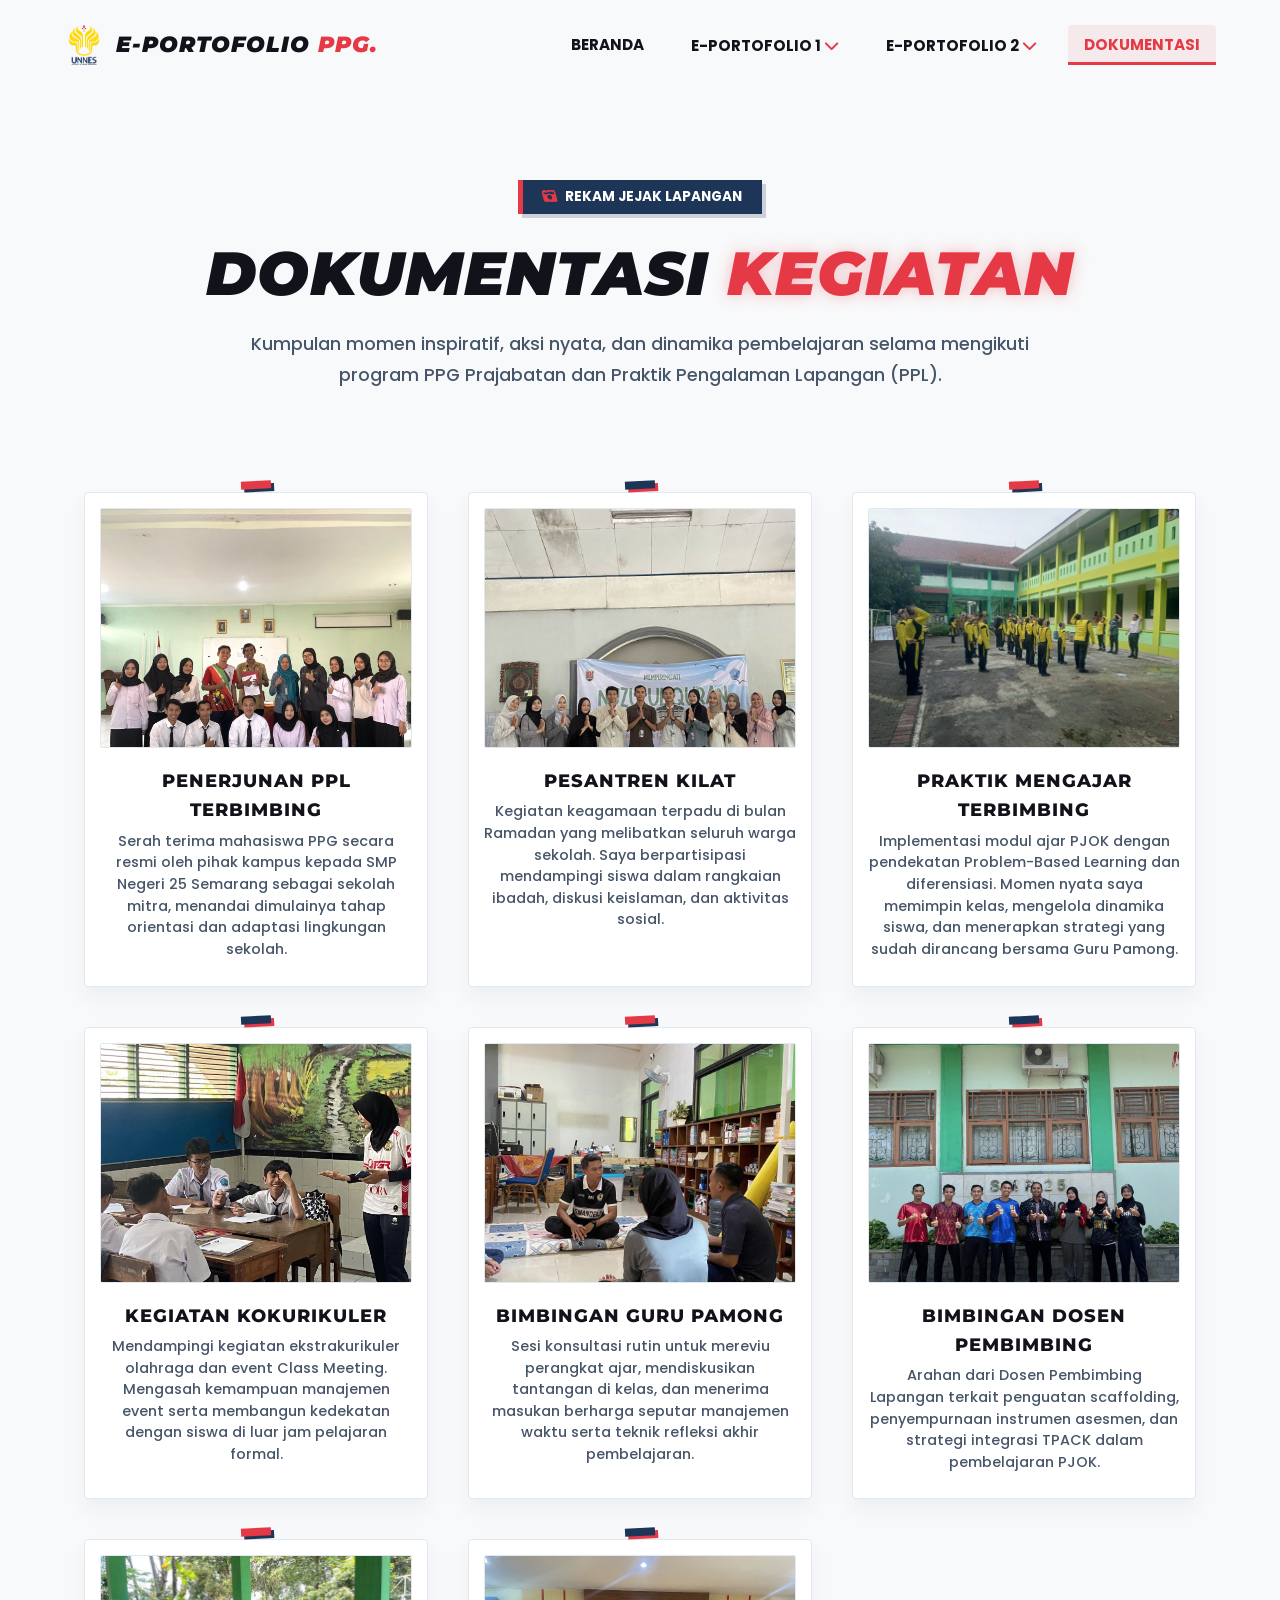
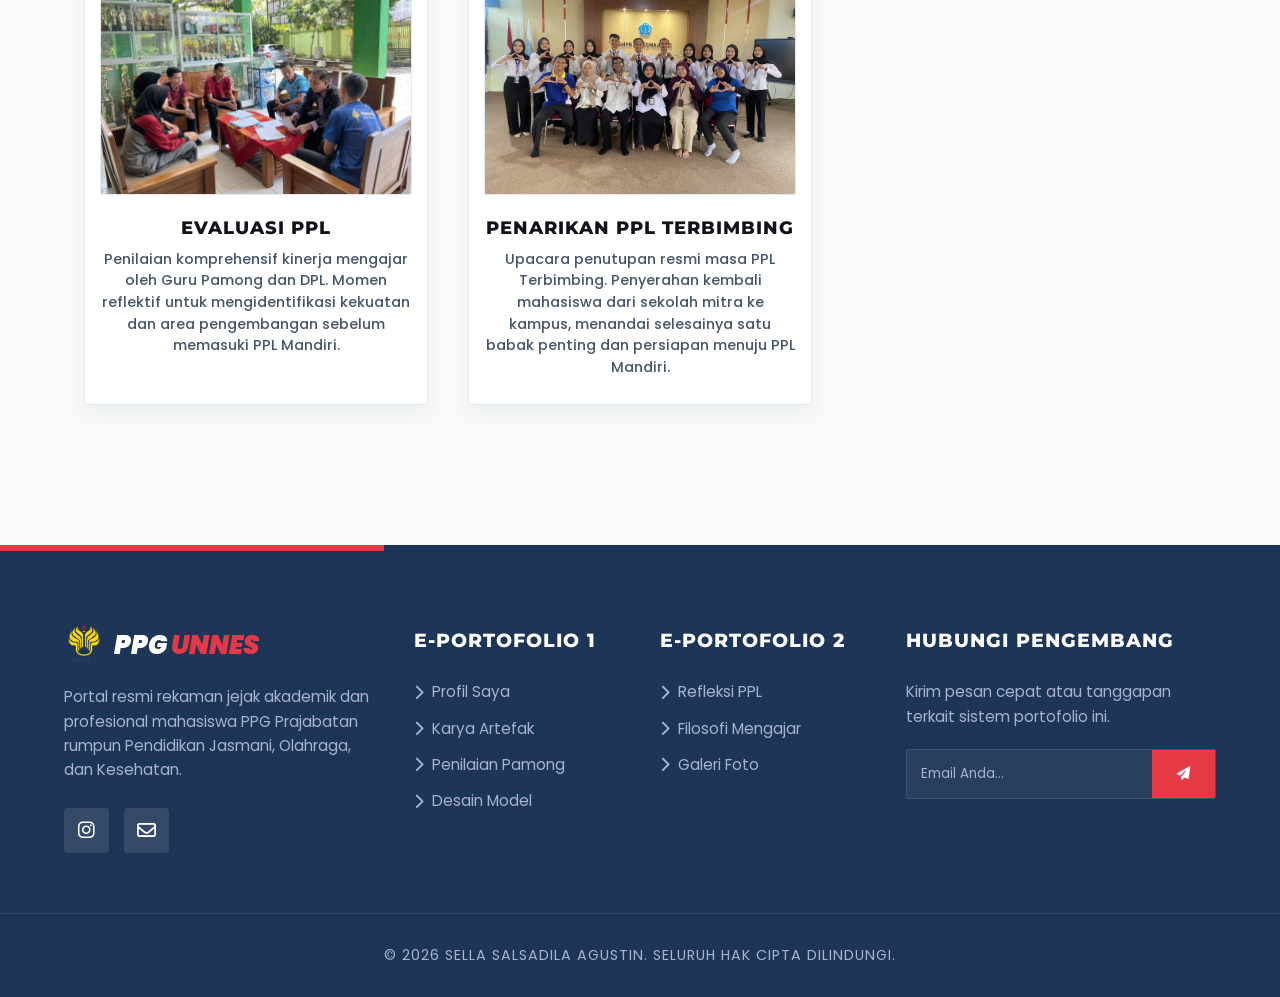
<file: dokumentasi.html>
<!doctype html>
<html lang="id">
  <head>
    <meta charset="UTF-8" />
    <meta name="viewport" content="width=device-width, initial-scale=1.0" />
    <title>Dokumentasi Kegiatan | E-Portofolio PPG UNY</title>
    <link href="https://fonts.googleapis.com/css2?family=Montserrat:ital,wght@0,700;0,900;1,800&family=Poppins:wght@300;400;500;600;700&display=swap" rel="stylesheet" />
    <link rel="stylesheet" href="https://cdnjs.cloudflare.com/ajax/libs/font-awesome/6.4.0/css/all.min.css" />
    <link rel="stylesheet" href="CSS/dokumentasi.css" />
    <link rel="shortcut icon" href="logo.png" type="image/x-icon" />
  </head>
  <body>
    <header class="navbar" id="navbar">
      <div class="nav-container">
        <a href="index.html" class="nav-left">
          <img src="logo.png" alt="Logo Universitas" class="univ-logo-img" />
          <span class="brand-name"> E-Portofolio <span class="highlight">PPG.</span> </span>
        </a>

        <div class="hamburger" id="hamburger">
          <span class="bar"></span>
          <span class="bar"></span>
          <span class="bar"></span>
        </div>

        <nav class="nav-links" id="nav-links">
          <a href="index.html" class="nav-item">Beranda</a>

          <div class="dropdown">
            <button class="dropbtn nav-item">
              E-Portofolio 1
              <i class="fa-solid fa-chevron-down text-accent"></i>
            </button>
            <div class="dropdown-content">
              <a href="profil.html"><i class="fa-solid fa-user-tie"></i> Profil Mahasiswa</a>
              <a href="artefak.html"><i class="fa-solid fa-cube"></i> Artefak Produk</a>
              <a href="penilaian.html"><i class="fa-solid fa-id-card-clip"></i> Penilaian GP</a>
              <a href="modelguru.html"><i class="fa-solid fa-chalkboard-user"></i> Model Guru</a>
            </div>
          </div>

          <div class="dropdown">
            <button class="dropbtn nav-item">
              E-Portofolio 2
              <i class="fa-solid fa-chevron-down text-accent"></i>
            </button>
            <div class="dropdown-content">
              <a href="refleksi.html"><i class="fa-solid fa-brain"></i> Refleksi Akhir</a>
              <a href="filosofi.html"><i class="fa-solid fa-graduation-cap"></i> Filosofi Mengajar</a>
            </div>
          </div>

          <a href="dokumentasi.html" class="nav-item active">Dokumentasi</a>
        </nav>
      </div>
    </header>

    <main class="dokumentasi-main">
      <section class="hero-dokumentasi section-padding">
        <div class="container text-center relative-z">
          <div class="tagline reveal"><i class="fa-solid fa-camera-retro text-accent"></i> Rekam Jejak Lapangan</div>
          <h1 class="hero-title reveal" style="transition-delay: 0.1s">Dokumentasi <span class="text-glow text-accent">Kegiatan</span></h1>
          <p class="hero-desc mx-auto reveal" style="transition-delay: 0.2s">Kumpulan momen inspiratif, aksi nyata, dan dinamika pembelajaran selama mengikuti program PPG Prajabatan dan Praktik Pengalaman Lapangan (PPL).</p>
        </div>
      </section>

      <section class="mading-section section-padding" style="padding-top: 0">
        <div class="container">
          <div class="mading-grid">
            <!-- 1. Penerjunan PPL Terbimbing -->
            <div class="mading-item reveal">
              <div class="neon-tape"></div>
              <div class="mading-photo">
                <img src="IMG/Penerjunan PPL Terbimbing.jpeg" alt="Penerjunan PPL Terbimbing" />
              </div>
              <div class="mading-caption">
                <h4>Penerjunan PPL Terbimbing</h4>
                <p>Serah terima mahasiswa PPG secara resmi oleh pihak kampus kepada SMP Negeri 25 Semarang sebagai sekolah mitra, menandai dimulainya tahap orientasi dan adaptasi lingkungan sekolah.</p>
              </div>
            </div>

            <!-- 2. Pesantren Kilat -->
            <div class="mading-item reveal" style="transition-delay: 0.1s">
              <div class="neon-tape"></div>
              <div class="mading-photo">
                <img src="IMG/Pesantren Kilat.jpeg" alt="Pesantren Kilat" />
              </div>
              <div class="mading-caption">
                <h4>Pesantren Kilat</h4>
                <p>Kegiatan keagamaan terpadu di bulan Ramadan yang melibatkan seluruh warga sekolah. Saya berpartisipasi mendampingi siswa dalam rangkaian ibadah, diskusi keislaman, dan aktivitas sosial.</p>
              </div>
            </div>

            <!-- 3. Praktik Mengajar -->
            <div class="mading-item reveal" style="transition-delay: 0.2s">
              <div class="neon-tape"></div>
              <div class="mading-photo">
                <img src="IMG/Praktik Mengajar.jpeg" alt="Praktik Mengajar" />
              </div>
              <div class="mading-caption">
                <h4>Praktik Mengajar Terbimbing</h4>
                <p>Implementasi modul ajar PJOK dengan pendekatan Problem-Based Learning dan diferensiasi. Momen nyata saya memimpin kelas, mengelola dinamika siswa, dan menerapkan strategi yang sudah dirancang bersama Guru Pamong.</p>
              </div>
            </div>

            <!-- 4. Kegiatan KoKurikuler -->
            <div class="mading-item reveal" style="transition-delay: 0.3s">
              <div class="neon-tape"></div>
              <div class="mading-photo">
                <img src="IMG/Kegiatan KoKulikuler.jpeg" alt="Kegiatan KoKurikuler" />
              </div>
              <div class="mading-caption">
                <h4>Kegiatan KoKurikuler</h4>
                <p>Mendampingi kegiatan ekstrakurikuler olahraga dan event Class Meeting. Mengasah kemampuan manajemen event serta membangun kedekatan dengan siswa di luar jam pelajaran formal.</p>
              </div>
            </div>

            <!-- 5. Bimbingan Guru Pamong -->
            <div class="mading-item reveal" style="transition-delay: 0.4s">
              <div class="neon-tape"></div>
              <div class="mading-photo">
                <img src="IMG/Bimbingan Guru Pamong.jpeg" alt="Bimbingan Guru Pamong" />
              </div>
              <div class="mading-caption">
                <h4>Bimbingan Guru Pamong</h4>
                <p>Sesi konsultasi rutin untuk mereviu perangkat ajar, mendiskusikan tantangan di kelas, dan menerima masukan berharga seputar manajemen waktu serta teknik refleksi akhir pembelajaran.</p>
              </div>
            </div>

            <!-- 6. Bimbingan Dengan DPL -->
            <div class="mading-item reveal" style="transition-delay: 0.5s">
              <div class="neon-tape"></div>
              <div class="mading-photo">
                <img src="IMG/Bimbingan Dengan DPL.jpeg" alt="Bimbingan Dengan DPL" />
              </div>
              <div class="mading-caption">
                <h4>Bimbingan Dosen Pembimbing</h4>
                <p>Arahan dari Dosen Pembimbing Lapangan terkait penguatan scaffolding, penyempurnaan instrumen asesmen, dan strategi integrasi TPACK dalam pembelajaran PJOK.</p>
              </div>
            </div>

            <!-- 7. Evaluasi PPL -->
            <div class="mading-item reveal" style="transition-delay: 0.6s">
              <div class="neon-tape"></div>
              <div class="mading-photo">
                <img src="IMG/Evaluasi PPL.jpeg" alt="Evaluasi PPL" />
              </div>
              <div class="mading-caption">
                <h4>Evaluasi PPL</h4>
                <p>Penilaian komprehensif kinerja mengajar oleh Guru Pamong dan DPL. Momen reflektif untuk mengidentifikasi kekuatan dan area pengembangan sebelum memasuki PPL Mandiri.</p>
              </div>
            </div>

            <!-- 8. Penarikan PPL Terbimbing -->
            <div class="mading-item reveal" style="transition-delay: 0.7s">
              <div class="neon-tape"></div>
              <div class="mading-photo">
                <img src="IMG/Penarikan PPL Terbimbing.jpeg" alt="Penarikan PPL Terbimbing" />
              </div>
              <div class="mading-caption">
                <h4>Penarikan PPL Terbimbing</h4>
                <p>Upacara penutupan resmi masa PPL Terbimbing. Penyerahan kembali mahasiswa dari sekolah mitra ke kampus, menandai selesainya satu babak penting dan persiapan menuju PPL Mandiri.</p>
              </div>
            </div>
          </div>
        </div>
      </section>
    </main>

    <footer class="footer">
      <div class="container footer-grid">
        <div class="footer-brand">
          <div class="logo">
            <img src="logo.png" alt="UNNES" class="univ-logo-img" />
            <span>PPG <span class="text-accent">UNNES</span></span>
          </div>
          <p class="brand-desc">Portal resmi rekaman jejak akademik dan profesional mahasiswa PPG Prajabatan rumpun Pendidikan Jasmani, Olahraga, dan Kesehatan.</p>
          <div class="social-box">
            <a href="https://www.instagram.com/sellasalsadilaa/" class="social-link"><i class="fa-brands fa-instagram"></i></a>
            <a href="mailto:sellagus8807@gmail.com" class="social-link"><i class="fa-regular fa-envelope"></i></a>
          </div>
        </div>

        <div class="footer-links-group">
          <h3>E-Portofolio 1</h3>
          <ul>
            <li>
              <a href="profil.html"><i class="fa-solid fa-chevron-right"></i> Profil Saya</a>
            </li>
            <li>
              <a href="artefak.html"><i class="fa-solid fa-chevron-right"></i> Karya Artefak</a>
            </li>
            <li>
              <a href="penilaian.html"><i class="fa-solid fa-chevron-right"></i> Penilaian Pamong</a>
            </li>
            <li>
              <a href="model.html"><i class="fa-solid fa-chevron-right"></i> Desain Model</a>
            </li>
          </ul>
        </div>

        <div class="footer-links-group">
          <h3>E-Portofolio 2</h3>
          <ul>
            <li>
              <a href="refleksi.html"><i class="fa-solid fa-chevron-right"></i> Refleksi PPL</a>
            </li>
            <li>
              <a href="filosofi.html"><i class="fa-solid fa-chevron-right"></i> Filosofi Mengajar</a>
            </li>
            <li>
              <a href="dokumentasi.html"><i class="fa-solid fa-chevron-right"></i> Galeri Foto</a>
            </li>
          </ul>
        </div>

        <div class="footer-newsletter">
          <h3>Hubungi Pengembang</h3>
          <p>Kirim pesan cepat atau tanggapan terkait sistem portofolio ini.</p>
          <div class="input-group">
            <input type="email" placeholder="Email Anda..." />
            <button type="button">
              <i class="fa-solid fa-paper-plane"></i>
            </button>
          </div>
        </div>
      </div>
      <div class="footer-bottom">
        <p>© 2026 SELLA SALSADILA AGUSTIN. Seluruh Hak Cipta Dilindungi.</p>
      </div>
    </footer>

    <script>
      // 1. Scroll Effect Navbar Changing
      window.addEventListener("scroll", function () {
        const navbar = document.getElementById("navbar");
        if (window.scrollY > 40) {
          navbar.classList.add("navbar-scrolled");
        } else {
          navbar.classList.remove("navbar-scrolled");
        }
      });

      // 2. Hamburger Menu Responsif
      const hamburger = document.getElementById("hamburger");
      const navLinks = document.getElementById("nav-links");
      hamburger.addEventListener("click", () => {
        hamburger.classList.toggle("active");
        navLinks.classList.toggle("active");
      });

      // 3. Smooth Entrance Scroll Reveal
      function scrollReveal() {
        const reveals = document.querySelectorAll(".reveal");
        reveals.forEach((element) => {
          const windowHeight = window.innerHeight;
          const elementTop = element.getBoundingClientRect().top;
          const elementVisible = 100;
          if (elementTop < windowHeight - elementVisible) {
            element.classList.add("active");
          }
        });
      }
      window.addEventListener("scroll", scrollReveal);
      scrollReveal();
    </script>
  </body>
</html>
</file>
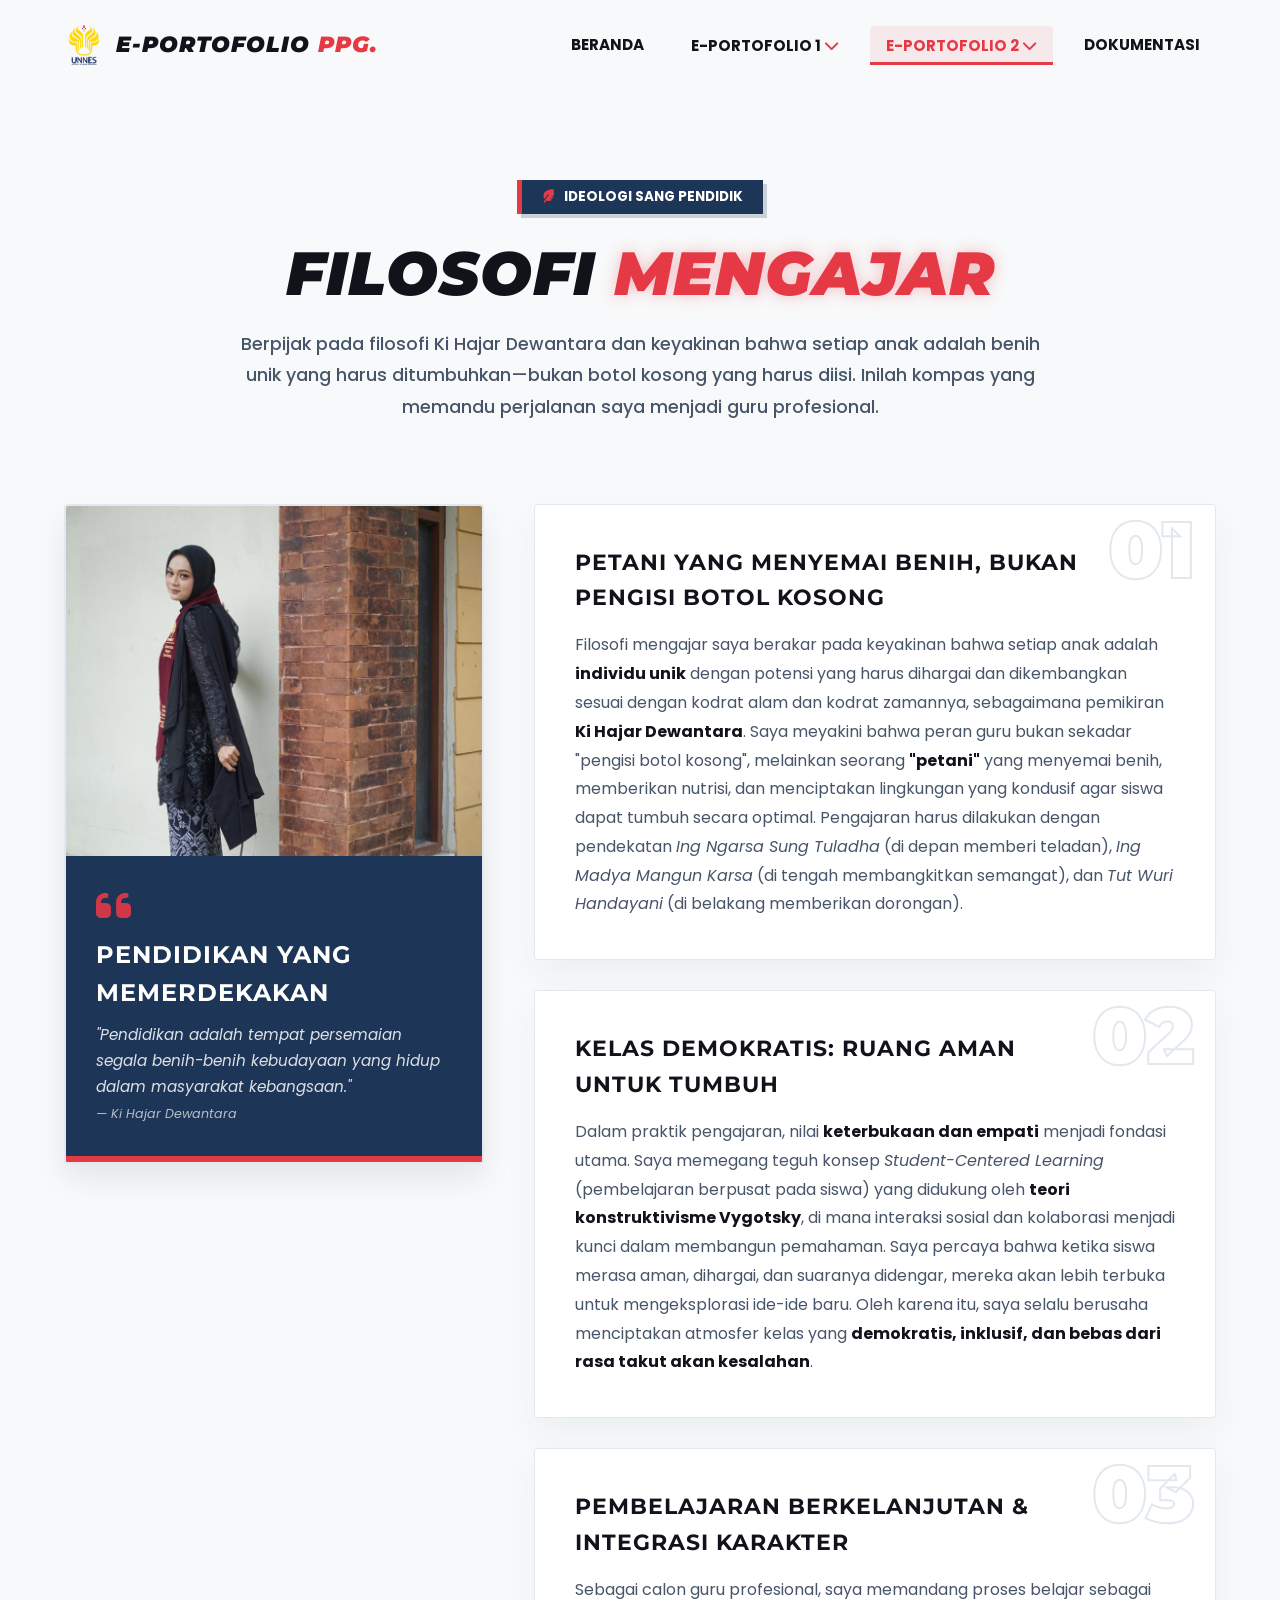
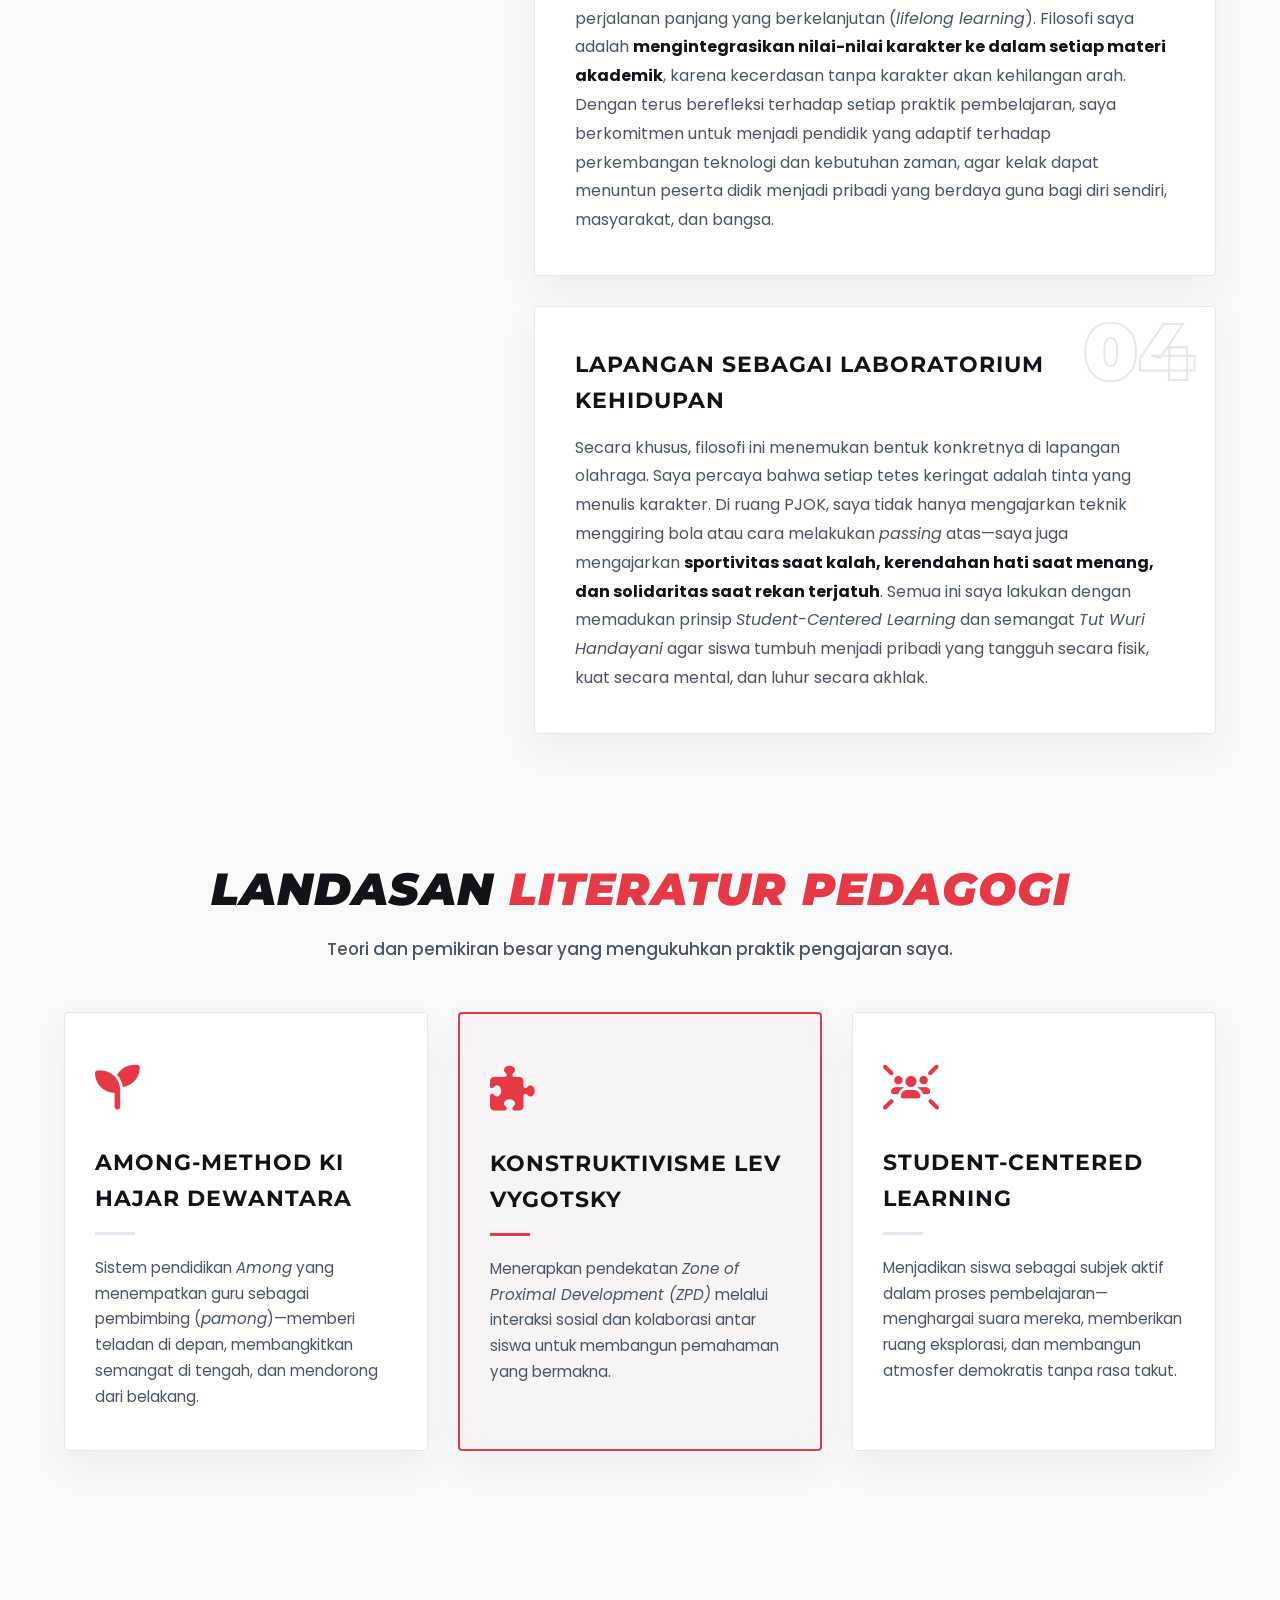
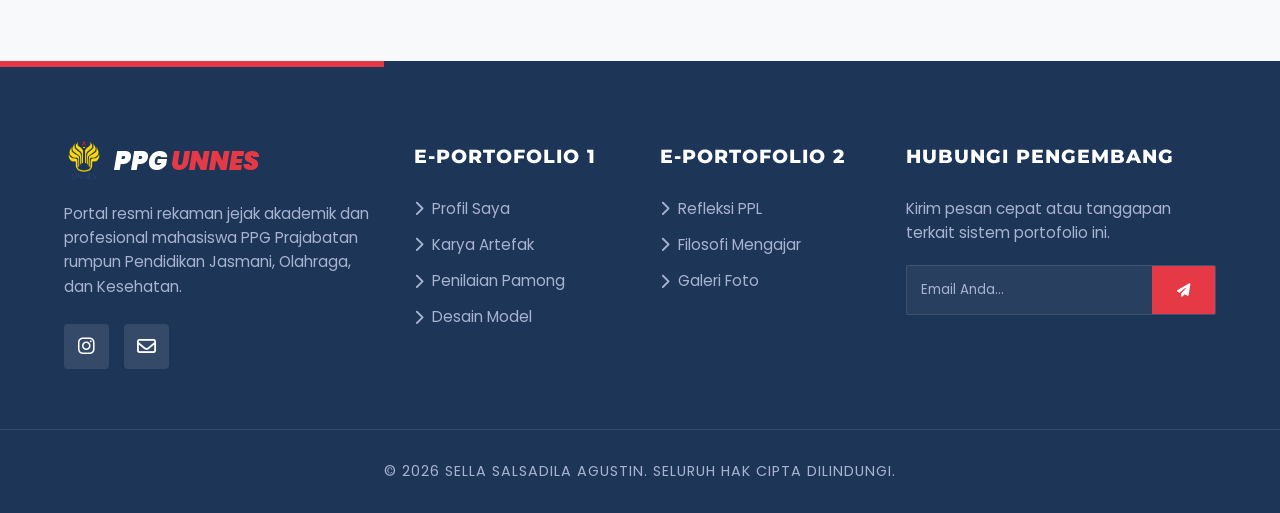
<file: filosofi.html>
<!doctype html>
<html lang="id">
  <head>
    <meta charset="UTF-8" />
    <meta name="viewport" content="width=device-width, initial-scale=1.0" />
    <title>Filosofi Mengajar | E-Portofolio PPG UNY</title>
    <link href="https://fonts.googleapis.com/css2?family=Montserrat:ital,wght@0,700;0,900;1,800&family=Poppins:wght@300;400;500;600;700&display=swap" rel="stylesheet" />
    <link rel="stylesheet" href="https://cdnjs.cloudflare.com/ajax/libs/font-awesome/6.4.0/css/all.min.css" />
    <link rel="stylesheet" href="CSS/filosofi.css" />
    <link rel="shortcut icon" href="logo.png" type="image/x-icon" />
  </head>
  <body>
    <header class="navbar" id="navbar">
      <div class="nav-container">
        <a href="index.html" class="nav-left">
          <img src="logo.png" alt="Logo Universitas" class="univ-logo-img" />
          <span class="brand-name"> E-Portofolio <span class="highlight">PPG.</span> </span>
        </a>

        <div class="hamburger" id="hamburger">
          <span class="bar"></span>
          <span class="bar"></span>
          <span class="bar"></span>
        </div>

        <nav class="nav-links" id="nav-links">
          <a href="index.html" class="nav-item">Beranda</a>

          <div class="dropdown">
            <button class="dropbtn nav-item">
              E-Portofolio 1
              <i class="fa-solid fa-chevron-down text-accent"></i>
            </button>
            <div class="dropdown-content">
              <a href="profil.html"><i class="fa-solid fa-user-tie"></i> Profil Mahasiswa</a>
              <a href="artefak.html"><i class="fa-solid fa-cube"></i> Artefak Produk</a>
              <a href="penilaian.html"><i class="fa-solid fa-id-card-clip"></i> Penilaian GP</a>
              <a href="modelguru.html"><i class="fa-solid fa-chalkboard-user"></i> Model Guru</a>
            </div>
          </div>

          <div class="dropdown">
            <button class="dropbtn nav-item active">
              E-Portofolio 2
              <i class="fa-solid fa-chevron-down text-accent"></i>
            </button>
            <div class="dropdown-content">
              <a href="refleksi.html"><i class="fa-solid fa-brain"></i> Refleksi Akhir</a>
              <a href="filosofi.html" class="active-sub active"><i class="fa-solid fa-graduation-cap"></i> Filosofi Mengajar</a>
            </div>
          </div>

          <a href="dokumentasi.html" class="nav-item">Dokumentasi</a>
        </nav>
      </div>
    </header>

    <main class="filosofi-main">
      <!-- Hero Filosofi -->
      <section class="hero-filosofi section-padding">
        <div class="container text-center relative-z">
          <div class="tagline reveal"><i class="fa-solid fa-feather-pointed text-accent"></i> Ideologi Sang Pendidik</div>
          <h1 class="hero-title reveal" style="transition-delay: 0.1s">Filosofi <span class="text-glow text-accent">Mengajar</span></h1>
          <p class="hero-desc mx-auto reveal" style="transition-delay: 0.2s">
            Berpijak pada filosofi Ki Hajar Dewantara dan keyakinan bahwa setiap anak adalah benih unik yang harus ditumbuhkan—bukan botol kosong yang harus diisi. Inilah kompas yang memandu perjalanan saya menjadi guru profesional.
          </p>
        </div>
      </section>

      <!-- Manuscript: Filosofi Utama -->
      <section class="manuscript-section section-padding" style="padding-top: 0">
        <div class="container">
          <div class="manuscript-layout">
            <!-- Sticky Visual -->
            <div class="sticky-visual reveal">
              <div class="sticky-card glassmorphism">
                <img src="IMG/foto filosofi.jpeg" alt="Filosofi Mengajar Sella" class="sticky-img" />
                <div class="sticky-overlay">
                  <i class="fa-solid fa-quote-left quote-mark text-accent"></i>
                  <h3>Pendidikan yang Memerdekakan</h3>
                  <p>
                    "Pendidikan adalah tempat persemaian segala benih-benih kebudayaan yang hidup dalam masyarakat kebangsaan."
                    <br /><small style="opacity: 0.8">— Ki Hajar Dewantara</small>
                  </p>
                </div>
              </div>
            </div>

            <!-- Panel Paragraf -->
            <div class="paragraph-panel">
              <!-- Paragraf 1: Ki Hajar Dewantara & Peran Guru -->
              <div class="paragraph-card glassmorphism hover-border reveal">
                <div class="paragraph-number">01</div>
                <div class="paragraph-content">
                  <h3>Petani yang Menyemai Benih, Bukan Pengisi Botol Kosong</h3>
                  <p>
                    Filosofi mengajar saya berakar pada keyakinan bahwa setiap anak adalah <strong>individu unik</strong> dengan potensi yang harus dihargai dan dikembangkan sesuai dengan kodrat alam dan kodrat zamannya, sebagaimana
                    pemikiran <strong>Ki Hajar Dewantara</strong>. Saya meyakini bahwa peran guru bukan sekadar "pengisi botol kosong", melainkan seorang <strong>"petani"</strong> yang menyemai benih, memberikan nutrisi, dan menciptakan
                    lingkungan yang kondusif agar siswa dapat tumbuh secara optimal. Pengajaran harus dilakukan dengan pendekatan <em>Ing Ngarsa Sung Tuladha</em> (di depan memberi teladan), <em>Ing Madya Mangun Karsa</em> (di tengah
                    membangkitkan semangat), dan <em>Tut Wuri Handayani</em> (di belakang memberikan dorongan).
                  </p>
                </div>
              </div>

              <!-- Paragraf 2: Student-Centered & Konstruktivisme -->
              <div class="paragraph-card glassmorphism hover-border reveal">
                <div class="paragraph-number">02</div>
                <div class="paragraph-content">
                  <h3>Kelas Demokratis: Ruang Aman untuk Tumbuh</h3>
                  <p>
                    Dalam praktik pengajaran, nilai <strong>keterbukaan dan empati</strong> menjadi fondasi utama. Saya memegang teguh konsep <em>Student-Centered Learning</em> (pembelajaran berpusat pada siswa) yang didukung oleh
                    <strong>teori konstruktivisme Vygotsky</strong>, di mana interaksi sosial dan kolaborasi menjadi kunci dalam membangun pemahaman. Saya percaya bahwa ketika siswa merasa aman, dihargai, dan suaranya didengar, mereka akan
                    lebih terbuka untuk mengeksplorasi ide-ide baru. Oleh karena itu, saya selalu berusaha menciptakan atmosfer kelas yang <strong>demokratis, inklusif, dan bebas dari rasa takut akan kesalahan</strong>.
                  </p>
                </div>
              </div>

              <!-- Paragraf 3: Lifelong Learning & Integrasi Karakter -->
              <div class="paragraph-card glassmorphism hover-border reveal">
                <div class="paragraph-number">03</div>
                <div class="paragraph-content">
                  <h3>Pembelajaran Berkelanjutan & Integrasi Karakter</h3>
                  <p>
                    Sebagai calon guru profesional, saya memandang proses belajar sebagai perjalanan panjang yang berkelanjutan (<em>lifelong learning</em>). Filosofi saya adalah
                    <strong>mengintegrasikan nilai-nilai karakter ke dalam setiap materi akademik</strong>, karena kecerdasan tanpa karakter akan kehilangan arah. Dengan terus berefleksi terhadap setiap praktik pembelajaran, saya
                    berkomitmen untuk menjadi pendidik yang adaptif terhadap perkembangan teknologi dan kebutuhan zaman, agar kelak dapat menuntun peserta didik menjadi pribadi yang berdaya guna bagi diri sendiri, masyarakat, dan bangsa.
                  </p>
                </div>
              </div>

              <!-- ✨ Paragraf Tambahan: Komitmen di Lapangan -->
              <div class="paragraph-card glassmorphism hover-border reveal">
                <div class="paragraph-number">04</div>
                <div class="paragraph-content">
                  <h3>Lapangan Sebagai Laboratorium Kehidupan</h3>
                  <p>
                    Secara khusus, filosofi ini menemukan bentuk konkretnya di lapangan olahraga. Saya percaya bahwa setiap tetes keringat adalah tinta yang menulis karakter. Di ruang PJOK, saya tidak hanya mengajarkan teknik menggiring
                    bola atau cara melakukan <em>passing</em> atas—saya juga mengajarkan <strong>sportivitas saat kalah, kerendahan hati saat menang, dan solidaritas saat rekan terjatuh</strong>. Semua ini saya lakukan dengan memadukan
                    prinsip <em>Student-Centered Learning</em> dan semangat <em>Tut Wuri Handayani</em> agar siswa tumbuh menjadi pribadi yang tangguh secara fisik, kuat secara mental, dan luhur secara akhlak.
                  </p>
                </div>
              </div>
            </div>
          </div>
        </div>
      </section>

      <!-- Landasan Literatur Pedagogi -->
      <section class="theory-section section-padding" style="top: -100px">
        <div class="container">
          <div class="section-header text-center reveal">
            <h2>Landasan <span class="text-accent">Literatur Pedagogi</span></h2>
            <p>Teori dan pemikiran besar yang mengukuhkan praktik pengajaran saya.</p>
          </div>

          <div class="theory-grid">
            <!-- Teori 1: Ki Hajar Dewantara -->
            <div class="theory-card glassmorphism reveal">
              <div class="theory-icon text-accent">
                <i class="fa-solid fa-seedling"></i>
              </div>
              <h3>Among-Method Ki Hajar Dewantara</h3>
              <div class="char-line"></div>
              <p>Sistem pendidikan <em>Among</em> yang menempatkan guru sebagai pembimbing (<em>pamong</em>)—memberi teladan di depan, membangkitkan semangat di tengah, dan mendorong dari belakang.</p>
            </div>

            <!-- Teori 2: Konstruktivisme Vygotsky -->
            <div class="theory-card glassmorphism highlight-card reveal" style="transition-delay: 0.1s">
              <div class="theory-icon text-accent">
                <i class="fa-solid fa-puzzle-piece"></i>
              </div>
              <h3>Konstruktivisme Lev Vygotsky</h3>
              <div class="char-line line-accent"></div>
              <p>Menerapkan pendekatan <em>Zone of Proximal Development (ZPD)</em> melalui interaksi sosial dan kolaborasi antar siswa untuk membangun pemahaman yang bermakna.</p>
            </div>

            <!-- Teori 3: Student-Centered Learning -->
            <div class="theory-card glassmorphism reveal" style="transition-delay: 0.2s">
              <div class="theory-icon text-accent">
                <i class="fa-solid fa-users-rays"></i>
              </div>
              <h3>Student-Centered Learning</h3>
              <div class="char-line"></div>
              <p>Menjadikan siswa sebagai subjek aktif dalam proses pembelajaran—menghargai suara mereka, memberikan ruang eksplorasi, dan membangun atmosfer demokratis tanpa rasa takut.</p>
            </div>
          </div>
        </div>
      </section>
    </main>

    <footer class="footer">
      <div class="container footer-grid">
        <div class="footer-brand">
          <div class="logo">
            <img src="logo.png" alt="UNNES" class="univ-logo-img" />
            <span>PPG <span class="text-accent">UNNES</span></span>
          </div>
          <p class="brand-desc">Portal resmi rekaman jejak akademik dan profesional mahasiswa PPG Prajabatan rumpun Pendidikan Jasmani, Olahraga, dan Kesehatan.</p>
          <div class="social-box">
            <a href="https://www.instagram.com/sellasalsadilaa/" class="social-link"><i class="fa-brands fa-instagram"></i></a>
            <a href="mailto:sellagus8807@gmail.com" class="social-link"><i class="fa-regular fa-envelope"></i></a>
          </div>
        </div>

        <div class="footer-links-group">
          <h3>E-Portofolio 1</h3>
          <ul>
            <li>
              <a href="profil.html"><i class="fa-solid fa-chevron-right"></i> Profil Saya</a>
            </li>
            <li>
              <a href="artefak.html"><i class="fa-solid fa-chevron-right"></i> Karya Artefak</a>
            </li>
            <li>
              <a href="penilaian.html"><i class="fa-solid fa-chevron-right"></i> Penilaian Pamong</a>
            </li>
            <li>
              <a href="model.html"><i class="fa-solid fa-chevron-right"></i> Desain Model</a>
            </li>
          </ul>
        </div>

        <div class="footer-links-group">
          <h3>E-Portofolio 2</h3>
          <ul>
            <li>
              <a href="refleksi.html"><i class="fa-solid fa-chevron-right"></i> Refleksi PPL</a>
            </li>
            <li>
              <a href="filosofi.html"><i class="fa-solid fa-chevron-right"></i> Filosofi Mengajar</a>
            </li>
            <li>
              <a href="dokumentasi.html"><i class="fa-solid fa-chevron-right"></i> Galeri Foto</a>
            </li>
          </ul>
        </div>

        <div class="footer-newsletter">
          <h3>Hubungi Pengembang</h3>
          <p>Kirim pesan cepat atau tanggapan terkait sistem portofolio ini.</p>
          <div class="input-group">
            <input type="email" placeholder="Email Anda..." />
            <button type="button">
              <i class="fa-solid fa-paper-plane"></i>
            </button>
          </div>
        </div>
      </div>
      <div class="footer-bottom">
        <p>© 2026 SELLA SALSADILA AGUSTIN. Seluruh Hak Cipta Dilindungi.</p>
      </div>
    </footer>

    <script>
      // 1. Scroll Effect Navbar
      window.addEventListener("scroll", function () {
        const navbar = document.getElementById("navbar");
        if (window.scrollY > 40) {
          navbar.classList.add("navbar-scrolled");
        } else {
          navbar.classList.remove("navbar-scrolled");
        }
      });

      // 2. Hamburger Menu Responsif
      const hamburger = document.getElementById("hamburger");
      const navLinks = document.getElementById("nav-links");
      hamburger.addEventListener("click", () => {
        hamburger.classList.toggle("active");
        navLinks.classList.toggle("active");
      });

      // 3. Smooth Entrance Scroll Reveal
      function scrollReveal() {
        const reveals = document.querySelectorAll(".reveal");
        reveals.forEach((element) => {
          const windowHeight = window.innerHeight;
          const elementTop = element.getBoundingClientRect().top;
          const elementVisible = 100;
          if (elementTop < windowHeight - elementVisible) {
            element.classList.add("active");
          }
        });
      }
      window.addEventListener("scroll", scrollReveal);
      scrollReveal();
    </script>
  </body>
</html>
</file>
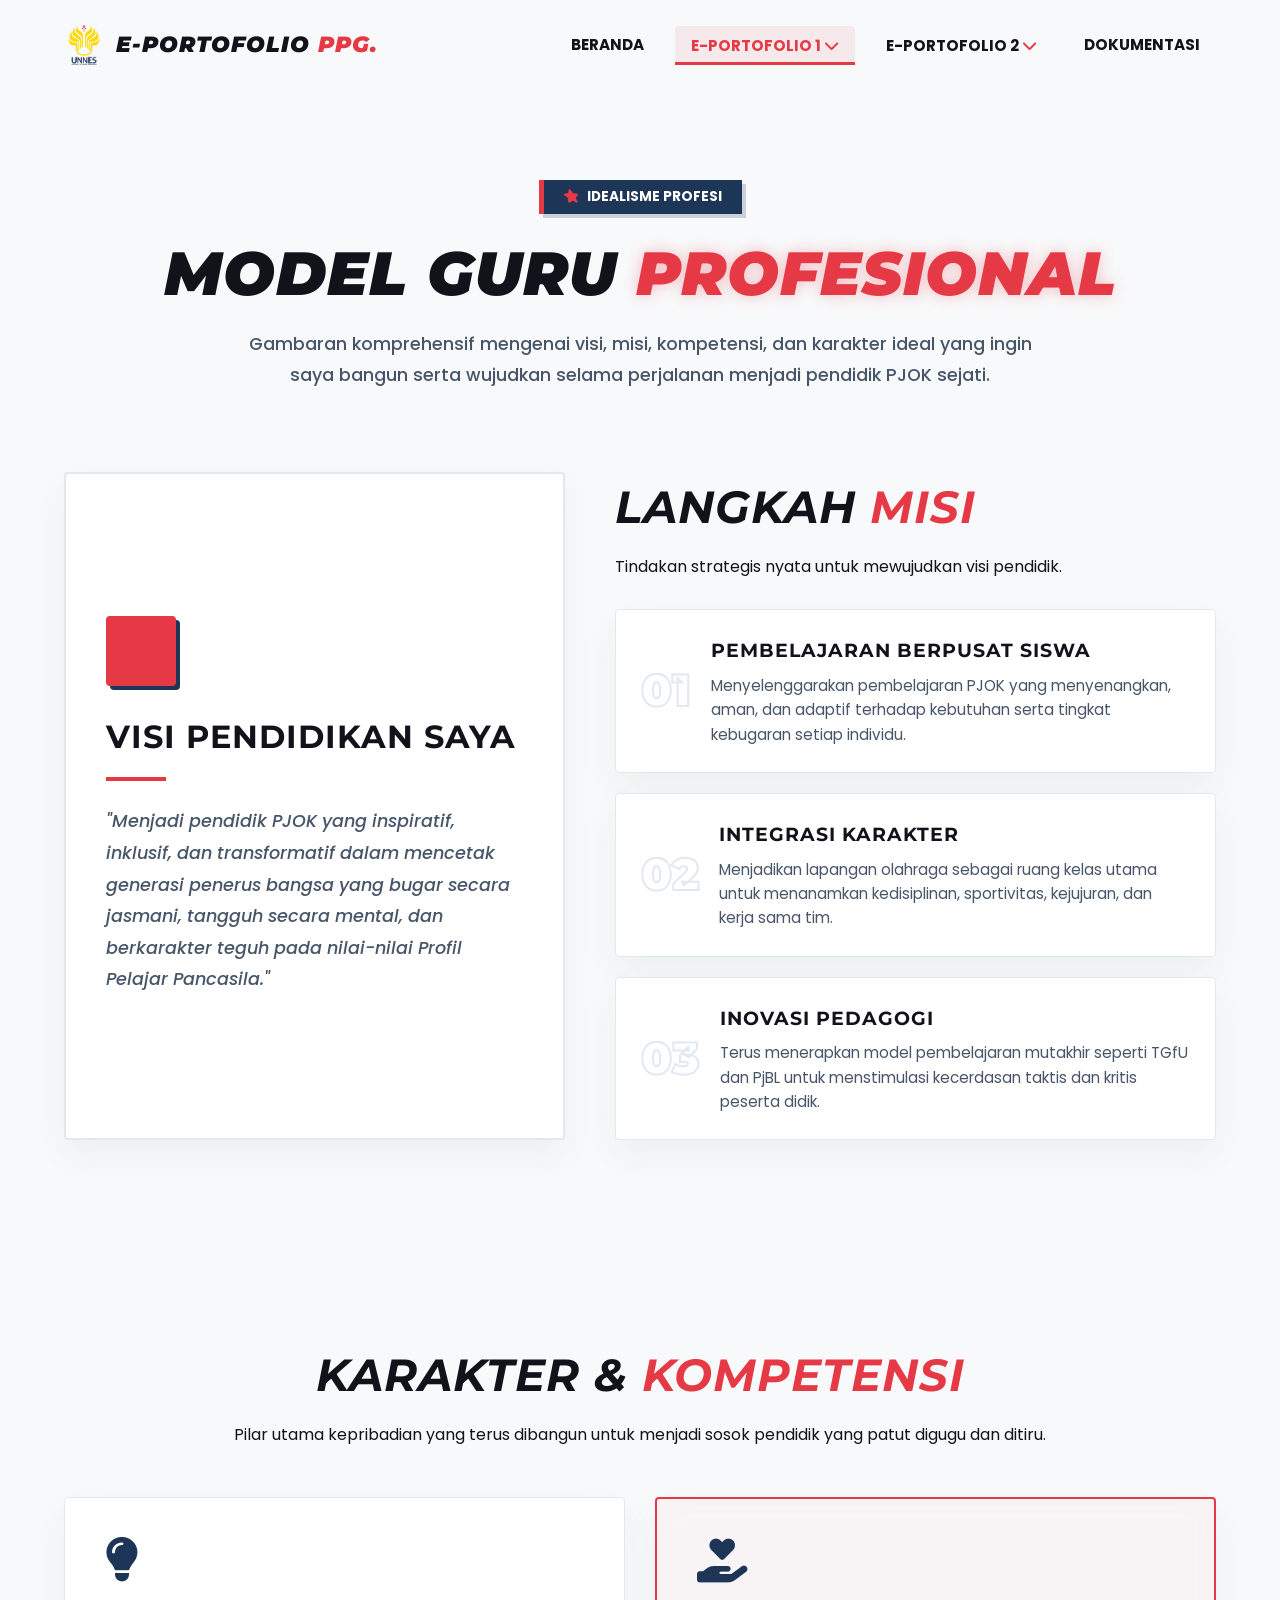
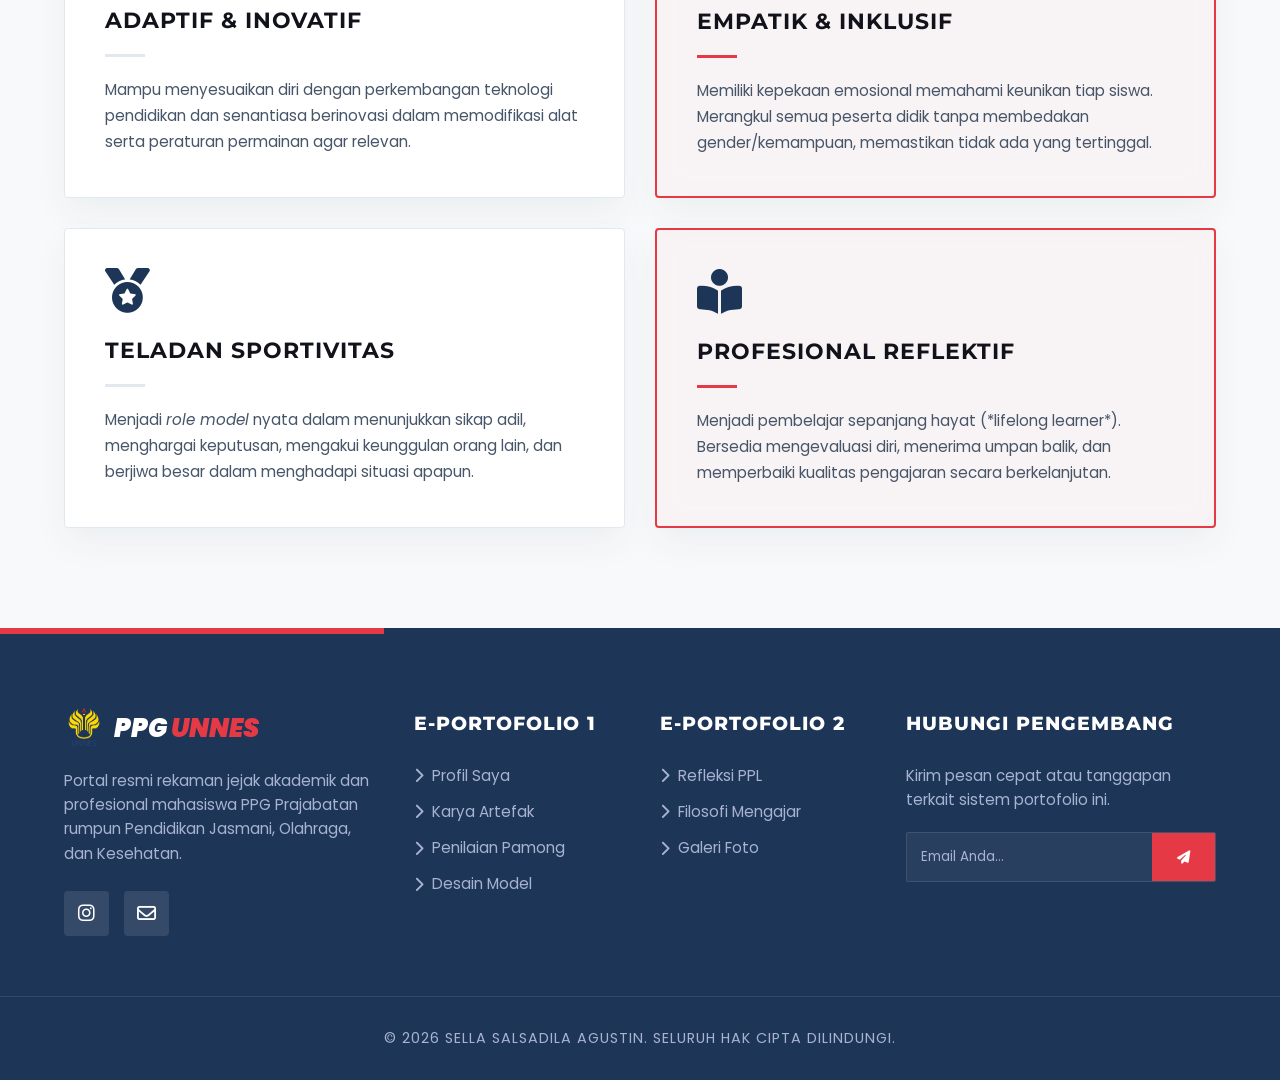
<file: modelguru.html>
<!doctype html>
<html lang="id">
  <head>
    <meta charset="UTF-8" />
    <meta name="viewport" content="width=device-width, initial-scale=1.0" />
    <title>Model Guru | E-Portofolio PPG UNY</title>
    <link href="https://fonts.googleapis.com/css2?family=Montserrat:ital,wght@0,700;0,900;1,800&family=Poppins:wght@300;400;500;600;700&display=swap" rel="stylesheet" />
    <link rel="stylesheet" href="https://cdnjs.cloudflare.com/ajax/libs/font-awesome/6.4.0/css/all.min.css" />
    <link rel="stylesheet" href="CSS/modelguru.css" />
  </head>
  <body>
    <header class="navbar" id="navbar">
      <div class="nav-container">
        <a href="index.html" class="nav-left">
          <img src="logo.png" alt="Logo Universitas" class="univ-logo-img" />
          <span class="brand-name"> E-Portofolio <span class="highlight">PPG.</span> </span>
        </a>

        <div class="hamburger" id="hamburger">
          <span class="bar"></span>
          <span class="bar"></span>
          <span class="bar"></span>
        </div>

        <nav class="nav-links" id="nav-links">
          <a href="index.html" class="nav-item">Beranda</a>

          <div class="dropdown">
            <button class="dropbtn nav-item active">
              E-Portofolio 1
              <i class="fa-solid fa-chevron-down text-accent"></i>
            </button>
            <div class="dropdown-content">
              <a href="profil.html"><i class="fa-solid fa-user-tie"></i> Profil Mahasiswa</a>
              <a href="artefak.html"><i class="fa-solid fa-cube"></i> Artefak Produk</a>
              <a href="penilaian.html"><i class="fa-solid fa-id-card-clip"></i> Penilaian GP</a>
              <a href="modelguru.html" class="active-sub"><i class="fa-solid fa-chalkboard-user"></i> Model Guru</a>
            </div>
          </div>

          <div class="dropdown">
            <button class="dropbtn nav-item">
              E-Portofolio 2
              <i class="fa-solid fa-chevron-down text-accent"></i>
            </button>
            <div class="dropdown-content">
              <a href="refleksi.html"><i class="fa-solid fa-brain"></i> Refleksi Akhir</a>
              <a href="filosofi.html"><i class="fa-solid fa-graduation-cap"></i> Filosofi Mengajar</a>
            </div>
          </div>

          <a href="dokumentasi.html" class="nav-item">Dokumentasi</a>
        </nav>
      </div>
    </header>

    <main class="modelguru-main">
      <section class="hero-modelguru section-padding">
        <div class="container text-center relative-z">
          <div class="tagline reveal"><i class="fa-solid fa-star text-accent"></i> Idealisme Profesi</div>
          <h1 class="hero-title reveal" style="transition-delay: 0.1s">Model Guru <span class="text-glow text-accent">Profesional</span></h1>
          <p class="hero-desc mx-auto reveal" style="transition-delay: 0.2s">Gambaran komprehensif mengenai visi, misi, kompetensi, dan karakter ideal yang ingin saya bangun serta wujudkan selama perjalanan menjadi pendidik PJOK sejati.</p>
        </div>
      </section>

      <section class="vision-mission-section section-padding" style="padding-top: 0">
        <div class="container">
          <div class="vm-grid">
            <div class="vision-panel glassmorphism reveal">
              <div class="vision-icon-box">
                <i class="fa-solid fa-eye text-accent"></i>
              </div>
              <h3>Visi Pendidikan Saya</h3>
              <div class="title-line"></div>
              <p class="vision-text">
                "Menjadi pendidik PJOK yang inspiratif, inklusif, dan transformatif dalam mencetak generasi penerus bangsa yang bugar secara jasmani, tangguh secara mental, dan berkarakter teguh pada nilai-nilai Profil Pelajar Pancasila."
              </p>
              <div class="vision-bg-glow"></div>
            </div>

            <div class="mission-panel reveal" style="transition-delay: 0.1s">
              <div class="section-header" style="text-align: left; margin-bottom: 30px">
                <h2>Langkah <span class="text-accent">Misi</span></h2>
                <p>Tindakan strategis nyata untuk mewujudkan visi pendidik.</p>
              </div>

              <div class="mission-list">
                <div class="mission-item glassmorphism hover-border">
                  <div class="mission-number">01</div>
                  <div class="mission-content">
                    <h4>Pembelajaran Berpusat Siswa</h4>
                    <p>Menyelenggarakan pembelajaran PJOK yang menyenangkan, aman, dan adaptif terhadap kebutuhan serta tingkat kebugaran setiap individu.</p>
                  </div>
                </div>

                <div class="mission-item glassmorphism hover-border">
                  <div class="mission-number">02</div>
                  <div class="mission-content">
                    <h4>Integrasi Karakter</h4>
                    <p>Menjadikan lapangan olahraga sebagai ruang kelas utama untuk menanamkan kedisiplinan, sportivitas, kejujuran, dan kerja sama tim.</p>
                  </div>
                </div>

                <div class="mission-item glassmorphism hover-border">
                  <div class="mission-number">03</div>
                  <div class="mission-content">
                    <h4>Inovasi Pedagogi</h4>
                    <p>Terus menerapkan model pembelajaran mutakhir seperti TGfU dan PjBL untuk menstimulasi kecerdasan taktis dan kritis peserta didik.</p>
                  </div>
                </div>
              </div>
            </div>
          </div>
        </div>
      </section>

      <section class="character-section section-padding">
        <div class="container">
          <div class="section-header text-center reveal">
            <h2>Karakter & <span class="text-accent">Kompetensi</span></h2>
            <p>Pilar utama kepribadian yang terus dibangun untuk menjadi sosok pendidik yang patut digugu dan ditiru.</p>
          </div>

          <div class="character-grid">
            <div class="char-card reveal">
              <div class="char-card-inner glassmorphism">
                <i class="fa-solid fa-lightbulb char-icon text-accent"></i>
                <h3>Adaptif & Inovatif</h3>
                <div class="char-line"></div>
                <p>Mampu menyesuaikan diri dengan perkembangan teknologi pendidikan dan senantiasa berinovasi dalam memodifikasi alat serta peraturan permainan agar relevan.</p>
              </div>
            </div>

            <div class="char-card reveal" style="transition-delay: 0.1s">
              <div class="char-card-inner glassmorphism highlight-card">
                <i class="fa-solid fa-hand-holding-heart char-icon text-accent"></i>
                <h3>Empatik & Inklusif</h3>
                <div class="char-line line-accent"></div>
                <p>Memiliki kepekaan emosional memahami keunikan tiap siswa. Merangkul semua peserta didik tanpa membedakan gender/kemampuan, memastikan tidak ada yang tertinggal.</p>
              </div>
            </div>

            <div class="char-card reveal" style="transition-delay: 0.2s">
              <div class="char-card-inner glassmorphism">
                <i class="fa-solid fa-medal char-icon text-accent"></i>
                <h3>Teladan Sportivitas</h3>
                <div class="char-line"></div>
                <p>Menjadi <em>role model</em> nyata dalam menunjukkan sikap adil, menghargai keputusan, mengakui keunggulan orang lain, dan berjiwa besar dalam menghadapi situasi apapun.</p>
              </div>
            </div>

            <div class="char-card reveal" style="transition-delay: 0.3s">
              <div class="char-card-inner glassmorphism highlight-card">
                <i class="fa-solid fa-book-open-reader char-icon text-accent"></i>
                <h3>Profesional Reflektif</h3>
                <div class="char-line line-accent"></div>
                <p>Menjadi pembelajar sepanjang hayat (*lifelong learner*). Bersedia mengevaluasi diri, menerima umpan balik, dan memperbaiki kualitas pengajaran secara berkelanjutan.</p>
              </div>
            </div>
          </div>
        </div>
      </section>
    </main>

    <footer class="footer">
      <div class="container footer-grid">
        <div class="footer-brand">
          <div class="logo">
            <img src="logo.png" alt="UNNES" class="univ-logo-img" />
            <span>PPG <span class="text-accent">UNNES</span></span>
          </div>
          <p class="brand-desc">Portal resmi rekaman jejak akademik dan profesional mahasiswa PPG Prajabatan rumpun Pendidikan Jasmani, Olahraga, dan Kesehatan.</p>
          <div class="social-box">
            <a href="https://www.instagram.com/sellasalsadilaa/" class="social-link"><i class="fa-brands fa-instagram"></i></a>
            <a href="mailto:sellagus8807@gmail.com" class="social-link"><i class="fa-regular fa-envelope"></i></a>
          </div>
        </div>

        <div class="footer-links-group">
          <h3>E-Portofolio 1</h3>
          <ul>
            <li>
              <a href="profil.html"><i class="fa-solid fa-chevron-right"></i> Profil Saya</a>
            </li>
            <li>
              <a href="artefak.html"><i class="fa-solid fa-chevron-right"></i> Karya Artefak</a>
            </li>
            <li>
              <a href="penilaian.html"><i class="fa-solid fa-chevron-right"></i> Penilaian Pamong</a>
            </li>
            <li>
              <a href="model.html"><i class="fa-solid fa-chevron-right"></i> Desain Model</a>
            </li>
          </ul>
        </div>

        <div class="footer-links-group">
          <h3>E-Portofolio 2</h3>
          <ul>
            <li>
              <a href="refleksi.html"><i class="fa-solid fa-chevron-right"></i> Refleksi PPL</a>
            </li>
            <li>
              <a href="filosofi.html"><i class="fa-solid fa-chevron-right"></i> Filosofi Mengajar</a>
            </li>
            <li>
              <a href="dokumentasi.html"><i class="fa-solid fa-chevron-right"></i> Galeri Foto</a>
            </li>
          </ul>
        </div>

        <div class="footer-newsletter">
          <h3>Hubungi Pengembang</h3>
          <p>Kirim pesan cepat atau tanggapan terkait sistem portofolio ini.</p>
          <div class="input-group">
            <input type="email" placeholder="Email Anda..." />
            <button type="button">
              <i class="fa-solid fa-paper-plane"></i>
            </button>
          </div>
        </div>
      </div>
      <div class="footer-bottom">
        <p>© 2026 SELLA SALSADILA AGUSTIN. Seluruh Hak Cipta Dilindungi.</p>
      </div>
    </footer>

    <script>
      // 1. Scroll Effect Navbar Changing
      window.addEventListener("scroll", function () {
        const navbar = document.getElementById("navbar");
        if (window.scrollY > 40) {
          navbar.classList.add("navbar-scrolled");
        } else {
          navbar.classList.remove("navbar-scrolled");
        }
      });

      // 2. Hamburger Menu Responsif
      const hamburger = document.getElementById("hamburger");
      const navLinks = document.getElementById("nav-links");
      hamburger.addEventListener("click", () => {
        hamburger.classList.toggle("active");
        navLinks.classList.toggle("active");
      });

      // 3. Smooth Entrance Scroll Reveal
      function scrollReveal() {
        const reveals = document.querySelectorAll(".reveal");
        reveals.forEach((element) => {
          const windowHeight = window.innerHeight;
          const elementTop = element.getBoundingClientRect().top;
          const elementVisible = 100;
          if (elementTop < windowHeight - elementVisible) {
            element.classList.add("active");
          }
        });
      }
      window.addEventListener("scroll", scrollReveal);
      scrollReveal();
    </script>
  </body>
</html>
</file>
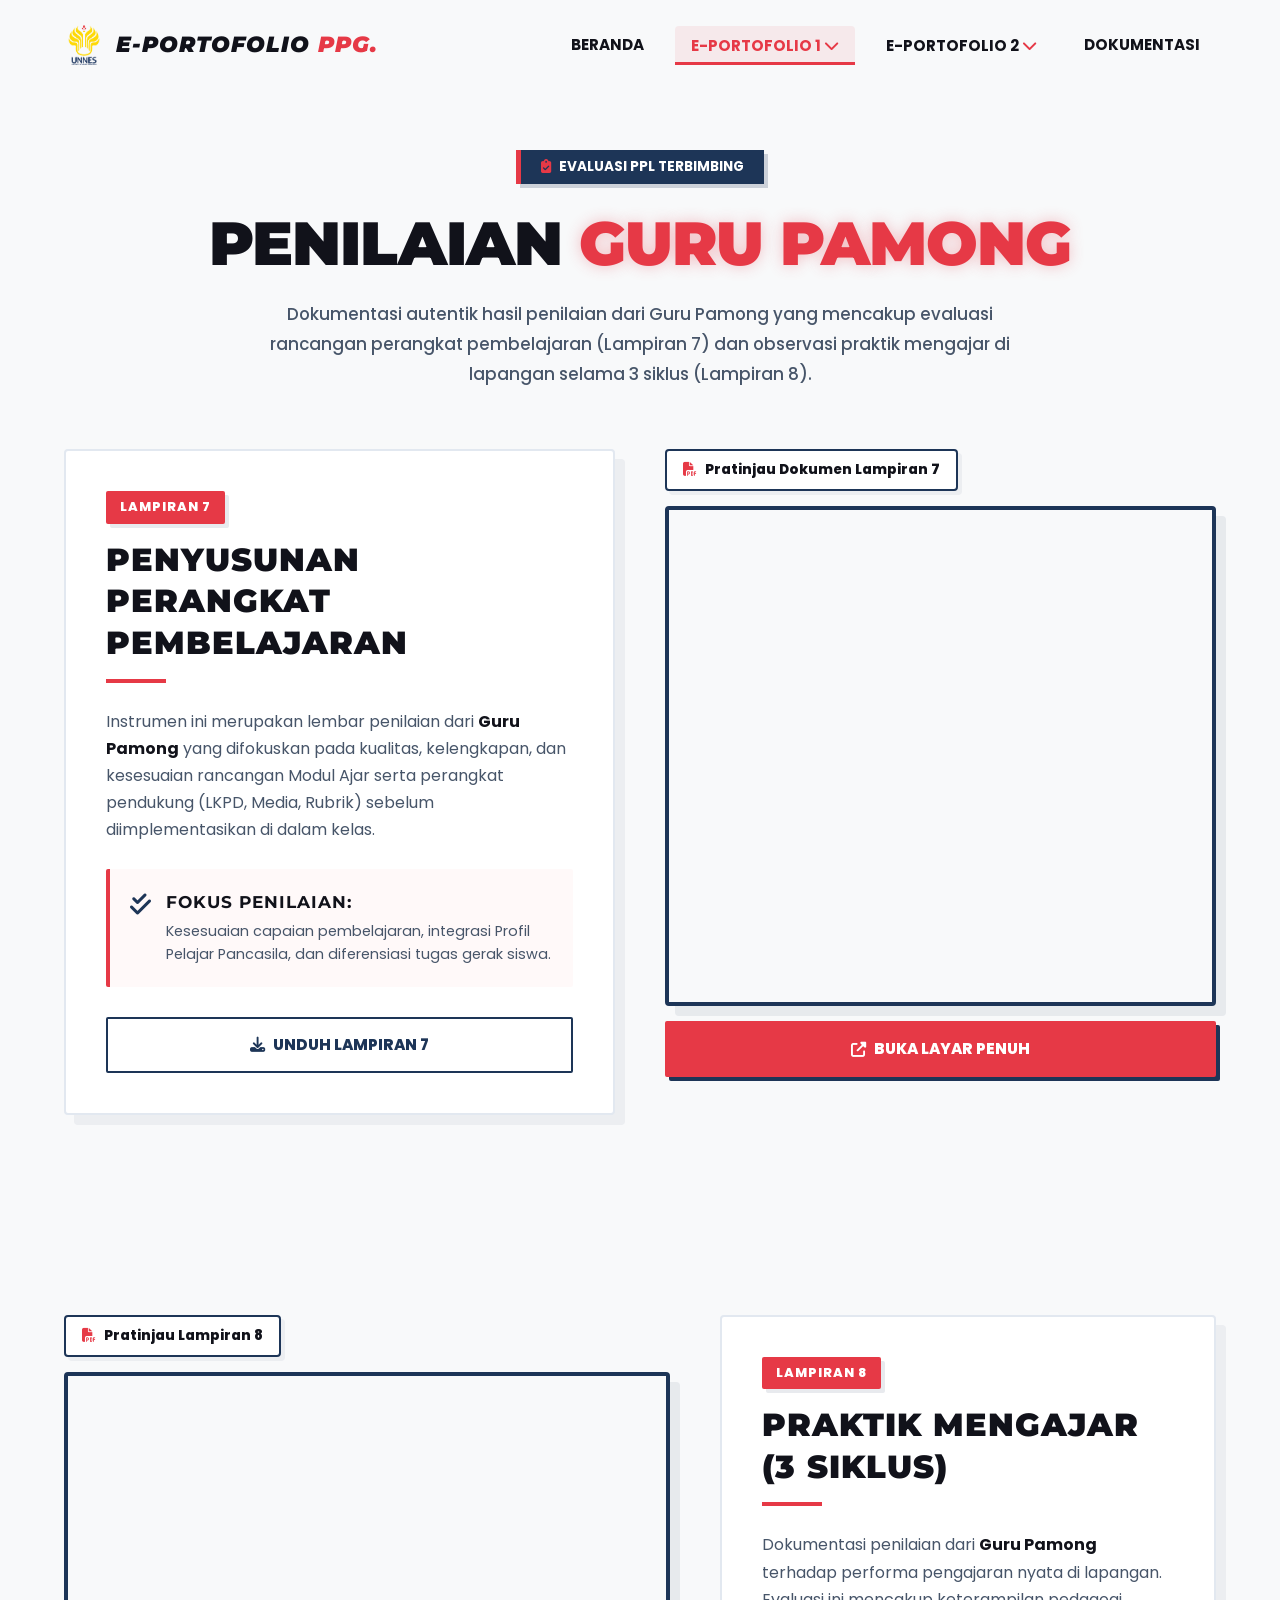
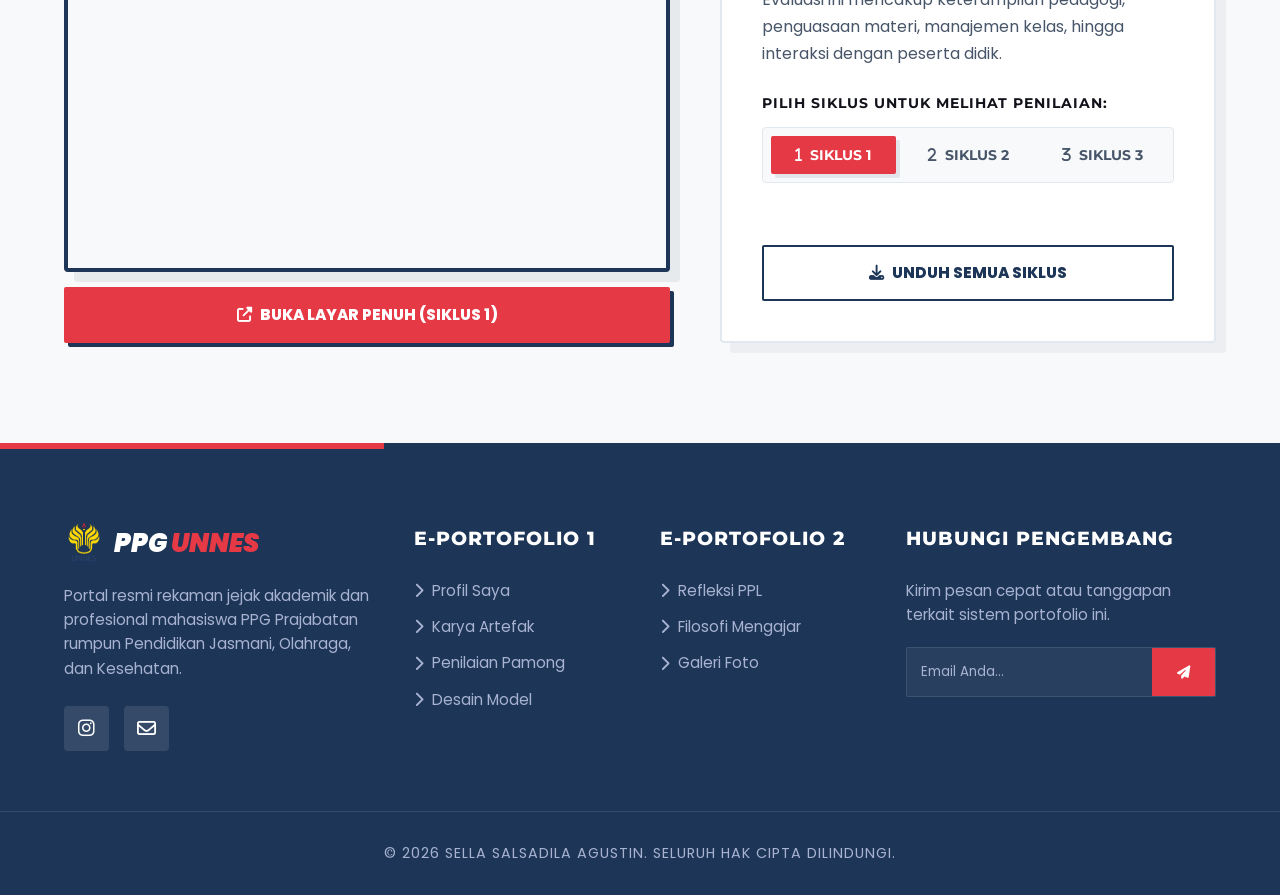
<file: penilaian.html>
<!doctype html>
<html lang="id">
  <head>
    <meta charset="UTF-8" />
    <meta name="viewport" content="width=device-width, initial-scale=1.0" />
    <title>Penilaian GP | E-Portofolio PPG UNY</title>
    <link href="https://fonts.googleapis.com/css2?family=Montserrat:ital,wght@0,700;0,900;1,800&family=Poppins:wght@300;400;500;600;700&display=swap" rel="stylesheet" />
    <link rel="stylesheet" href="https://cdnjs.cloudflare.com/ajax/libs/font-awesome/6.4.0/css/all.min.css" />
    <link rel="stylesheet" href="CSS/penilaian.css" />
    <link rel="shortcut icon" href="logo.png" type="image/x-icon" />
  </head>
  <body>
    <header class="navbar" id="navbar">
      <div class="nav-container">
        <a href="index.html" class="nav-left">
          <img src="logo.png" alt="Logo Universitas" class="univ-logo-img" />
          <span class="brand-name"> E-Portofolio <span class="highlight">PPG.</span> </span>
        </a>

        <div class="hamburger" id="hamburger">
          <span class="bar"></span>
          <span class="bar"></span>
          <span class="bar"></span>
        </div>

        <nav class="nav-links" id="nav-links">
          <a href="index.html" class="nav-item">Beranda</a>

          <div class="dropdown">
            <button class="dropbtn nav-item active">
              E-Portofolio 1
              <i class="fa-solid fa-chevron-down text-accent"></i>
            </button>
            <div class="dropdown-content">
              <a href="profil.html"><i class="fa-solid fa-user-tie"></i> Profil Mahasiswa</a>
              <a href="artefak.html"><i class="fa-solid fa-cube"></i> Artefak Produk</a>
              <a href="penilaian.html" class="active-sub"><i class="fa-solid fa-id-card-clip"></i> Penilaian GP</a>
              <a href="modelguru.html"><i class="fa-solid fa-chalkboard-user"></i> Model Guru</a>
            </div>
          </div>

          <div class="dropdown">
            <button class="dropbtn nav-item">
              E-Portofolio 2
              <i class="fa-solid fa-chevron-down text-accent"></i>
            </button>
            <div class="dropdown-content">
              <a href="refleksi.html"><i class="fa-solid fa-brain"></i> Refleksi Akhir</a>
              <a href="filosofi.html"><i class="fa-solid fa-graduation-cap"></i> Filosofi Mengajar</a>
            </div>
          </div>

          <a href="dokumentasi.html" class="nav-item">Dokumentasi</a>
        </nav>
      </div>
    </header>

    <main class="penilaian-main">
      <section class="hero-penilaian section-padding">
        <div class="container text-center relative-z">
          <div class="tagline reveal"><i class="fa-solid fa-clipboard-check text-accent"></i> Evaluasi PPL Terbimbing</div>
          <h1 class="hero-title reveal" style="transition-delay: 0.1s">Penilaian <span class="text-glow text-accent">Guru Pamong</span></h1>
          <p class="hero-desc mx-auto reveal" style="transition-delay: 0.2s">
            Dokumentasi autentik hasil penilaian dari Guru Pamong yang mencakup evaluasi rancangan perangkat pembelajaran (Lampiran 7) dan observasi praktik mengajar di lapangan selama 3 siklus (Lampiran 8).
          </p>
        </div>
      </section>

      <section class="showcase-section section-padding" style="padding-top: 0">
        <div class="container">
          <div class="showcase-grid reveal">
            <div class="info-panel glassmorphism">
              <div class="panel-header">
                <div class="badge-accent">Lampiran 7</div>
                <h3>Penyusunan Perangkat Pembelajaran</h3>
                <div class="title-line"></div>
              </div>
              <p class="panel-desc">
                Instrumen ini merupakan lembar penilaian dari
                <strong>Guru Pamong</strong> yang difokuskan pada kualitas, kelengkapan, dan kesesuaian rancangan Modul Ajar serta perangkat pendukung (LKPD, Media, Rubrik) sebelum diimplementasikan di dalam kelas.
              </p>

              <div class="highlight-box">
                <i class="fa-solid fa-check-double text-accent"></i>
                <div>
                  <h4>Fokus Penilaian:</h4>
                  <p>Kesesuaian capaian pembelajaran, integrasi Profil Pelajar Pancasila, dan diferensiasi tugas gerak siswa.</p>
                </div>
              </div>

              <div class="action-box">
                <a href="Dokumen/Lampiran 7..pdf" download="Lampiran7.pdf" class="btn-outline w-100"> <i class="fa-solid fa-download"></i> Unduh Lampiran 7 </a>
              </div>
            </div>

            <div class="pdf-panel">
              <div class="pdf-header">
                <div class="doc-badge"><i class="fa-solid fa-file-pdf"></i> Pratinjau Dokumen Lampiran 7</div>
              </div>
              <div class="pdf-wrapper glass-border">
                <iframe src="Dokumen/Lampiran 7..pdf" title="Lampiran 7" loading="lazy"></iframe>
              </div>
              <a href="Dokumen/Lampiran 7..pdf" target="_blank" class="btn-primary w-100 mt-3"> <i class="fa-solid fa-up-right-from-square"></i> Buka Layar Penuh </a>
            </div>
          </div>
        </div>
      </section>

      <section class="showcase-section section-padding">
        <div class="container">
          <div class="showcase-grid reverse reveal">
            <div class="pdf-panel">
              <div class="pdf-header">
                <div class="doc-badge"><i class="fa-solid fa-file-pdf"></i> Pratinjau Lampiran 8</div>
              </div>

              <div id="siklus-1" class="pdf-content-cycle active">
                <div class="pdf-wrapper glass-border">
                  <iframe src="Dokumen/Lampiran 8 Siklus 1.pdf" title="Lampiran 8 Siklus 1" loading="lazy"></iframe>
                </div>
                <a href="Dokumen/Lampiran 8 Siklus 1.pdf" target="_blank" class="btn-primary w-100 mt-3"> <i class="fa-solid fa-up-right-from-square"></i> Buka Layar Penuh (Siklus 1) </a>
              </div>

              <div id="siklus-2" class="pdf-content-cycle">
                <div class="pdf-wrapper glass-border">
                  <iframe src="Dokumen/Lampiran 8 Siklus 2.pdf" title="Lampiran 8 Siklus 2" loading="lazy"></iframe>
                </div>
                <a href="Dokumen/Lampiran 8 Siklus 2.pdf" target="_blank" class="btn-primary w-100 mt-3"> <i class="fa-solid fa-up-right-from-square"></i> Buka Layar Penuh (Siklus 2) </a>
              </div>

              <div id="siklus-3" class="pdf-content-cycle">
                <div class="pdf-wrapper glass-border">
                  <iframe src="Dokumen/Lampiran 8 Siklus 3.pdf" title="Lampiran 8 Siklus 3" loading="lazy"></iframe>
                </div>
                <a href="Dokumen/Lampiran 8 Siklus 3.pdf" target="_blank" class="btn-primary w-100 mt-3"> <i class="fa-solid fa-up-right-from-square"></i> Buka Layar Penuh (Siklus 3) </a>
              </div>
            </div>

            <div class="info-panel glassmorphism">
              <div class="panel-header">
                <div class="badge-accent">Lampiran 8</div>
                <h3>Praktik Mengajar (3 Siklus)</h3>
                <div class="title-line"></div>
              </div>
              <p class="panel-desc">
                Dokumentasi penilaian dari <strong>Guru Pamong</strong> terhadap performa pengajaran nyata di lapangan. Evaluasi ini mencakup keterampilan pedagogi, penguasaan materi, manajemen kelas, hingga interaksi dengan peserta didik.
              </p>

              <div class="cycle-tabs-wrapper">
                <h4 class="tab-instruction">Pilih Siklus untuk melihat penilaian:</h4>
                <div class="cycle-tabs">
                  <button class="cycle-btn active" onclick="switchCycle(event, 'siklus-1')"><i class="fa-solid fa-1"></i> Siklus 1</button>
                  <button class="cycle-btn" onclick="switchCycle(event, 'siklus-2')"><i class="fa-solid fa-2"></i> Siklus 2</button>
                  <button class="cycle-btn" onclick="switchCycle(event, 'siklus-3')"><i class="fa-solid fa-3"></i> Siklus 3</button>
                </div>
              </div>

              <div class="action-box">
                <a href="Dokumen/Lampiran 8 Full.pdf" download="Lampiran8_PraktikMengajar.pdf" class="btn-outline w-100"> <i class="fa-solid fa-download"></i> Unduh Semua Siklus </a>
              </div>
            </div>
          </div>
        </div>
      </section>
    </main>

    <footer class="footer">
      <div class="container footer-grid">
        <div class="footer-brand">
          <div class="logo">
            <img src="logo.png" alt="UNNES" class="univ-logo-img" />
            <span>PPG <span class="text-accent">UNNES</span></span>
          </div>
          <p class="brand-desc">Portal resmi rekaman jejak akademik dan profesional mahasiswa PPG Prajabatan rumpun Pendidikan Jasmani, Olahraga, dan Kesehatan.</p>
          <div class="social-box">
            <a href="https://www.instagram.com/sellasalsadilaa/" class="social-link"><i class="fa-brands fa-instagram"></i></a>
            <a href="mailto:sellagus8807@gmail.com" class="social-link"><i class="fa-regular fa-envelope"></i></a>
          </div>
        </div>

        <div class="footer-links-group">
          <h3>E-Portofolio 1</h3>
          <ul>
            <li>
              <a href="profil.html"><i class="fa-solid fa-chevron-right"></i> Profil Saya</a>
            </li>
            <li>
              <a href="artefak.html"><i class="fa-solid fa-chevron-right"></i> Karya Artefak</a>
            </li>
            <li>
              <a href="penilaian.html"><i class="fa-solid fa-chevron-right"></i> Penilaian Pamong</a>
            </li>
            <li>
              <a href="model.html"><i class="fa-solid fa-chevron-right"></i> Desain Model</a>
            </li>
          </ul>
        </div>

        <div class="footer-links-group">
          <h3>E-Portofolio 2</h3>
          <ul>
            <li>
              <a href="refleksi.html"><i class="fa-solid fa-chevron-right"></i> Refleksi PPL</a>
            </li>
            <li>
              <a href="filosofi.html"><i class="fa-solid fa-chevron-right"></i> Filosofi Mengajar</a>
            </li>
            <li>
              <a href="dokumentasi.html"><i class="fa-solid fa-chevron-right"></i> Galeri Foto</a>
            </li>
          </ul>
        </div>

        <div class="footer-newsletter">
          <h3>Hubungi Pengembang</h3>
          <p>Kirim pesan cepat atau tanggapan terkait sistem portofolio ini.</p>
          <div class="input-group">
            <input type="email" placeholder="Email Anda..." />
            <button type="button">
              <i class="fa-solid fa-paper-plane"></i>
            </button>
          </div>
        </div>
      </div>
      <div class="footer-bottom">
        <p>© 2026 SELLA SALSADILA AGUSTIN. Seluruh Hak Cipta Dilindungi.</p>
      </div>
    </footer>

    <script>
      // 1. Logika Tab Interaktif untuk Siklus Lampiran 8
      function switchCycle(evt, cycleName) {
        var i, tabcontent, tablinks;
        // Sembunyikan semua iframe pdf cycle
        tabcontent = document.getElementsByClassName("pdf-content-cycle");
        for (i = 0; i < tabcontent.length; i++) {
          tabcontent[i].style.display = "none";
          tabcontent[i].classList.remove("active");
        }
        // Hapus status aktif dari semua tombol
        tablinks = document.getElementsByClassName("cycle-btn");
        for (i = 0; i < tablinks.length; i++) {
          tablinks[i].classList.remove("active");
        }
        // Tampilkan tab target
        document.getElementById(cycleName).style.display = "block";
        setTimeout(() => document.getElementById(cycleName).classList.add("active"), 10);
        evt.currentTarget.classList.add("active");
      }
      // Pastikan siklus 1 tampil saat dimuat
      document.getElementById("siklus-1").style.display = "block";

      // 2. Scroll Effect Navbar
      window.addEventListener("scroll", function () {
        const navbar = document.getElementById("navbar");
        if (window.scrollY > 40) {
          navbar.classList.add("navbar-scrolled");
        } else {
          navbar.classList.remove("navbar-scrolled");
        }
      });

      // 3. Hamburger Menu Responsif
      const hamburger = document.getElementById("hamburger");
      const navLinks = document.getElementById("nav-links");
      hamburger.addEventListener("click", () => {
        hamburger.classList.toggle("active");
        navLinks.classList.toggle("active");
      });

      // 4. Smooth Entrance Scroll Reveal
      function scrollReveal() {
        const reveals = document.querySelectorAll(".reveal");
        reveals.forEach((element) => {
          const windowHeight = window.innerHeight;
          const elementTop = element.getBoundingClientRect().top;
          const elementVisible = 100;
          if (elementTop < windowHeight - elementVisible) {
            element.classList.add("active");
          }
        });
      }
      window.addEventListener("scroll", scrollReveal);
      scrollReveal();
    </script>
  </body>
</html>
</file>
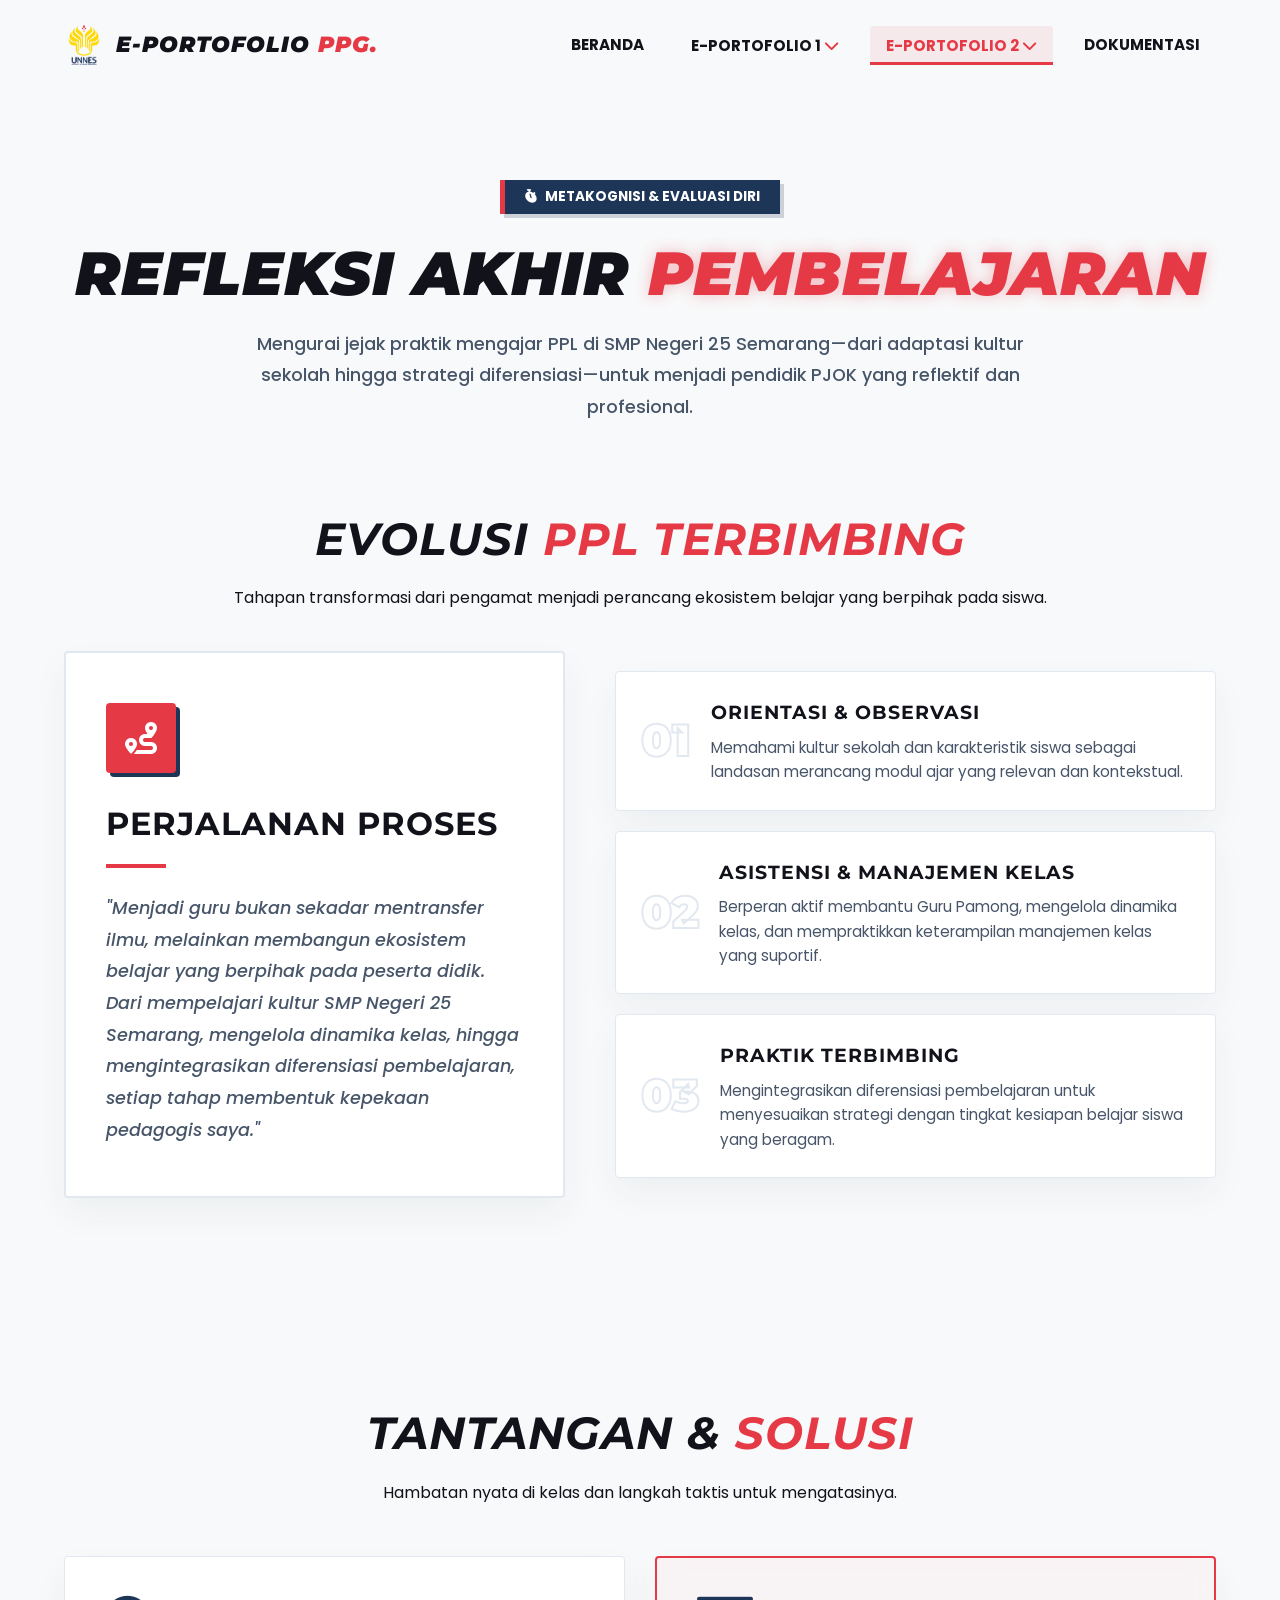
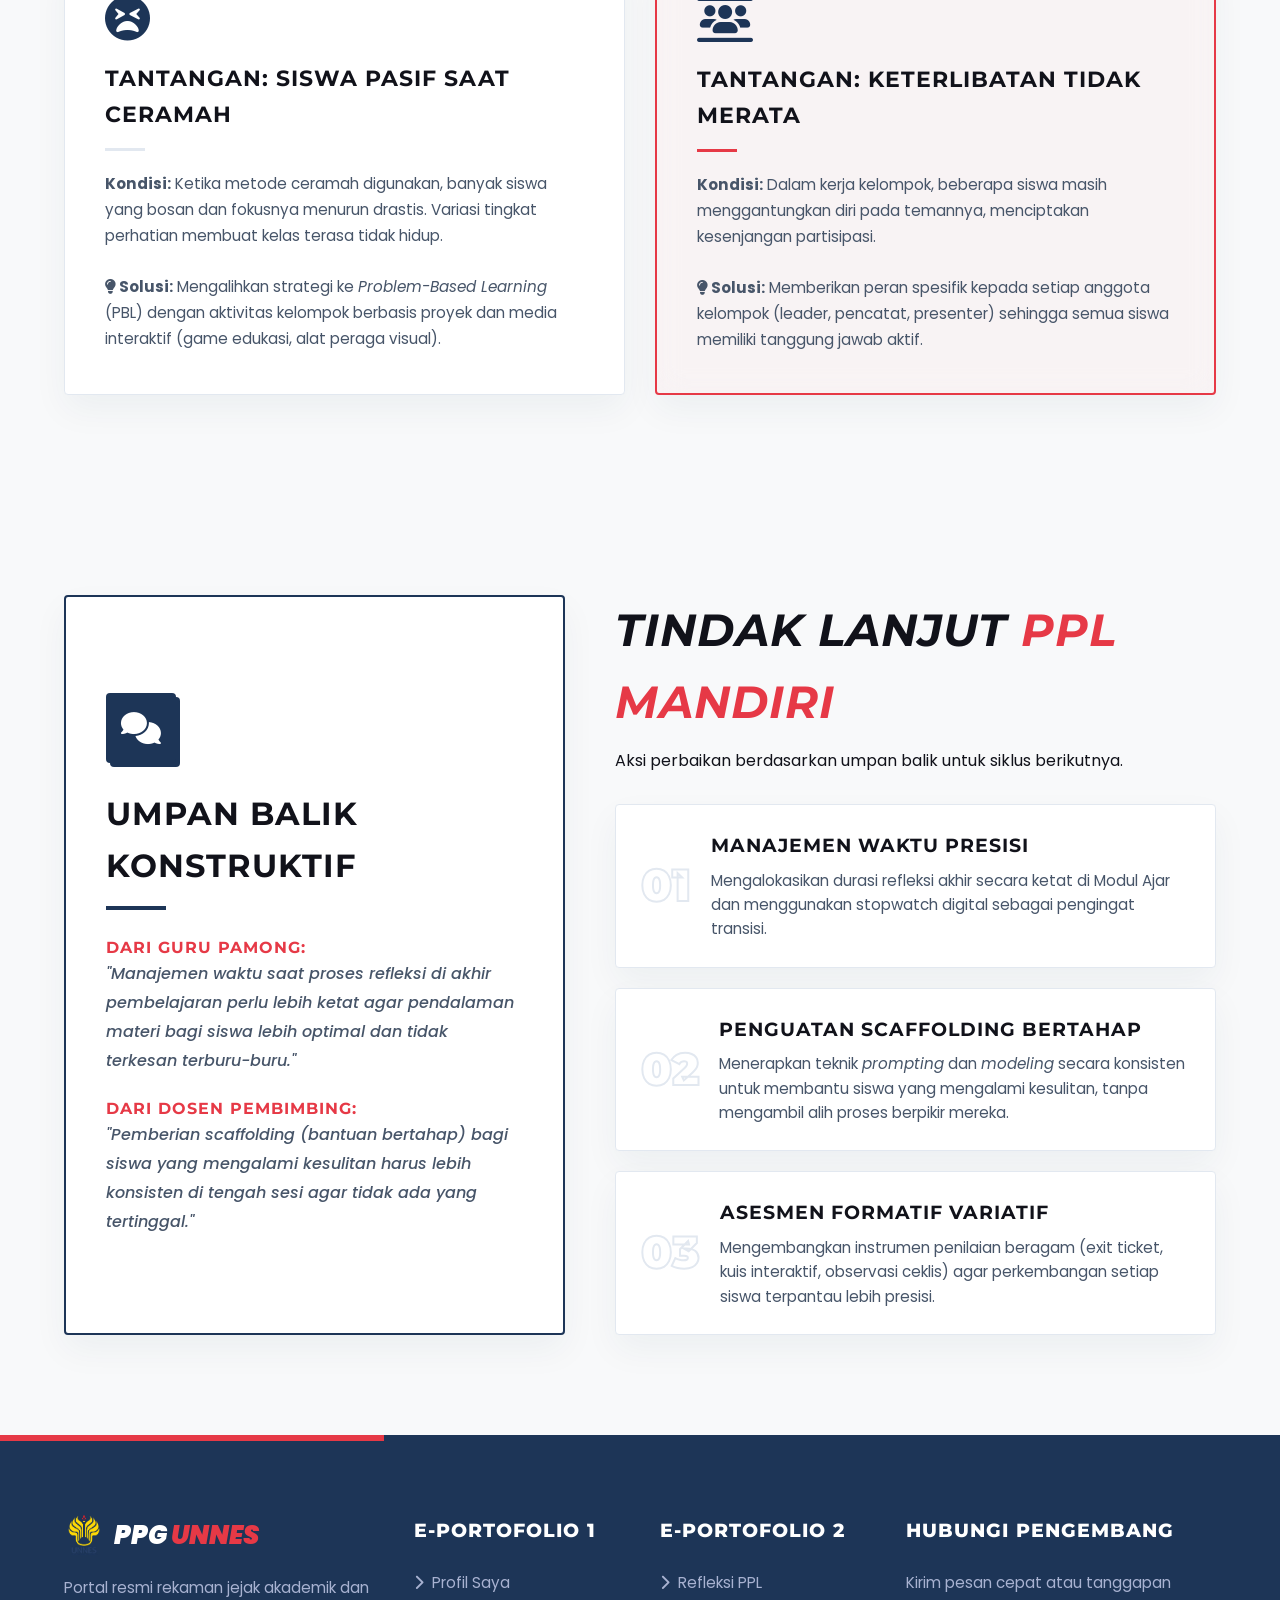
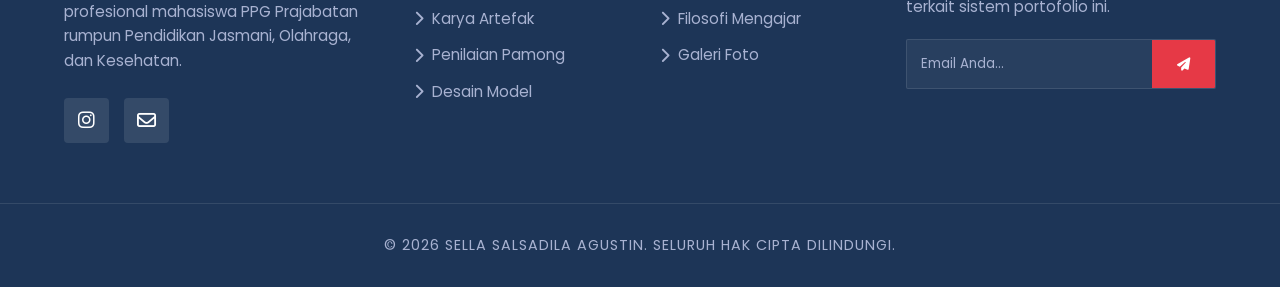
<file: refleksi.html>
<!doctype html>
<html lang="id">
  <head>
    <meta charset="UTF-8" />
    <meta name="viewport" content="width=device-width, initial-scale=1.0" />
    <title>Refleksi Akhir | E-Portofolio PPG UNY</title>
    <link href="https://fonts.googleapis.com/css2?family=Montserrat:ital,wght@0,700;0,900;1,800&family=Poppins:wght@300;400;500;600;700&display=swap" rel="stylesheet" />
    <link rel="stylesheet" href="https://cdnjs.cloudflare.com/ajax/libs/font-awesome/6.4.0/css/all.min.css" />
    <link rel="stylesheet" href="CSS/refleksi.css" />
    <link rel="shortcut icon" href="logo.png" type="image/x-icon" />
  </head>
  <body>
    <header class="navbar" id="navbar">
      <div class="nav-container">
        <a href="index.html" class="nav-left">
          <img src="logo.png" alt="Logo Universitas" class="univ-logo-img" />
          <span class="brand-name"> E-Portofolio <span class="highlight">PPG.</span> </span>
        </a>

        <div class="hamburger" id="hamburger">
          <span class="bar"></span>
          <span class="bar"></span>
          <span class="bar"></span>
        </div>

        <nav class="nav-links" id="nav-links">
          <a href="index.html" class="nav-item">Beranda</a>

          <div class="dropdown">
            <button class="dropbtn nav-item">
              E-Portofolio 1
              <i class="fa-solid fa-chevron-down text-accent"></i>
            </button>
            <div class="dropdown-content">
              <a href="profil.html"><i class="fa-solid fa-user-tie"></i> Profil Mahasiswa</a>
              <a href="artefak.html"><i class="fa-solid fa-cube"></i> Artefak Produk</a>
              <a href="penilaian.html"><i class="fa-solid fa-id-card-clip"></i> Penilaian GP</a>
              <a href="modelguru.html"><i class="fa-solid fa-chalkboard-user"></i> Model Guru</a>
            </div>
          </div>

          <div class="dropdown">
            <button class="dropbtn nav-item active">
              E-Portofolio 2
              <i class="fa-solid fa-chevron-down text-accent"></i>
            </button>
            <div class="dropdown-content">
              <a href="refleksi.html" class="active-sub"><i class="fa-solid fa-brain"></i> Refleksi Akhir</a>
              <a href="filosofi.html"><i class="fa-solid fa-graduation-cap"></i> Filosofi Mengajar</a>
            </div>
          </div>

          <a href="dokumentasi.html" class="nav-item">Dokumentasi</a>
        </nav>
      </div>
    </header>

    <main class="modelguru-main">
      <!-- Hero Refleksi -->
      <section class="hero-modelguru section-padding">
        <div class="container text-center relative-z">
          <div class="tagline reveal"><i class="fa-solid fa-stopwatch text-dark"></i> Metakognisi & Evaluasi Diri</div>
          <h1 class="hero-title reveal" style="transition-delay: 0.1s">
            Refleksi Akhir
            <span class="text-glow text-accent">Pembelajaran</span>
          </h1>
          <p class="hero-desc mx-auto reveal" style="transition-delay: 0.2s">
            Mengurai jejak praktik mengajar PPL di SMP Negeri 25 Semarang—dari adaptasi kultur sekolah hingga strategi diferensiasi—untuk menjadi pendidik PJOK yang reflektif dan profesional.
          </p>
        </div>
      </section>

      <!-- Proses Belajar (Poin a) -->
      <section class="vision-mission-section section-padding" style="padding-top: 0">
        <div class="container">
          <div class="section-header text-center reveal" style="margin-bottom: 40px">
            <h2>Evolusi <span class="text-accent">PPL Terbimbing</span></h2>
            <p>Tahapan transformasi dari pengamat menjadi perancang ekosistem belajar yang berpihak pada siswa.</p>
          </div>

          <div class="vm-grid">
            <!-- Panel Kiri: Perjalanan Proses -->
            <div class="vision-panel glassmorphism reveal">
              <div class="vision-icon-box">
                <i class="fa-solid fa-route text-dark"></i>
              </div>
              <h3>Perjalanan Proses</h3>
              <div class="title-line"></div>
              <p class="vision-text">
                "Menjadi guru bukan sekadar mentransfer ilmu, melainkan membangun ekosistem belajar yang berpihak pada peserta didik. Dari mempelajari kultur SMP Negeri 25 Semarang, mengelola dinamika kelas, hingga mengintegrasikan
                diferensiasi pembelajaran, setiap tahap membentuk kepekaan pedagogis saya."
              </p>
              <div class="vision-bg-glow"></div>
            </div>

            <!-- Panel Kanan: Tahapan -->
            <div class="mission-panel reveal" style="transition-delay: 0.1s">
              <div class="mission-list">
                <div class="mission-item glassmorphism hover-border">
                  <div class="mission-number">01</div>
                  <div class="mission-content">
                    <h4>Orientasi & Observasi</h4>
                    <p>Memahami kultur sekolah dan karakteristik siswa sebagai landasan merancang modul ajar yang relevan dan kontekstual.</p>
                  </div>
                </div>

                <div class="mission-item glassmorphism hover-border">
                  <div class="mission-number">02</div>
                  <div class="mission-content">
                    <h4>Asistensi & Manajemen Kelas</h4>
                    <p>Berperan aktif membantu Guru Pamong, mengelola dinamika kelas, dan mempraktikkan keterampilan manajemen kelas yang suportif.</p>
                  </div>
                </div>

                <div class="mission-item glassmorphism hover-border">
                  <div class="mission-number">03</div>
                  <div class="mission-content">
                    <h4>Praktik Terbimbing</h4>
                    <p>Mengintegrasikan diferensiasi pembelajaran untuk menyesuaikan strategi dengan tingkat kesiapan belajar siswa yang beragam.</p>
                  </div>
                </div>
              </div>
            </div>
          </div>
        </div>
      </section>

      <!-- Tantangan & Solusi (Poin b) -->
      <section class="character-section section-padding">
        <div class="container">
          <div class="section-header text-center reveal">
            <h2>Tantangan & <span class="text-accent">Solusi</span></h2>
            <p>Hambatan nyata di kelas dan langkah taktis untuk mengatasinya.</p>
          </div>

          <div class="character-grid">
            <!-- Tantangan 1: Metode Ceramah -->
            <div class="char-card reveal">
              <div class="char-card-inner glassmorphism">
                <i class="fa-solid fa-face-tired char-icon text-accent"></i>
                <h3>Tantangan: Siswa Pasif Saat Ceramah</h3>
                <div class="char-line"></div>
                <p>
                  <strong>Kondisi:</strong> Ketika metode ceramah digunakan, banyak siswa yang bosan dan fokusnya menurun drastis. Variasi tingkat perhatian membuat kelas terasa tidak hidup.<br /><br />
                  <span class="text-accent-cyan" style="font-weight: 700"><i class="fa-solid fa-lightbulb"></i> Solusi:</span>
                  Mengalihkan strategi ke <em>Problem-Based Learning</em> (PBL) dengan aktivitas kelompok berbasis proyek dan media interaktif (game edukasi, alat peraga visual).
                </p>
              </div>
            </div>

            <!-- Tantangan 2: Keterlibatan Tidak Merata -->
            <div class="char-card reveal" style="transition-delay: 0.1s">
              <div class="char-card-inner glassmorphism highlight-card">
                <i class="fa-solid fa-users-between-lines char-icon text-accent"></i>
                <h3>Tantangan: Keterlibatan Tidak Merata</h3>
                <div class="char-line line-accent"></div>
                <p>
                  <strong>Kondisi:</strong> Dalam kerja kelompok, beberapa siswa masih menggantungkan diri pada temannya, menciptakan kesenjangan partisipasi.<br /><br />
                  <span class="text-accent-cyan" style="font-weight: 700"><i class="fa-solid fa-lightbulb"></i> Solusi:</span>
                  Memberikan peran spesifik kepada setiap anggota kelompok (leader, pencatat, presenter) sehingga semua siswa memiliki tanggung jawab aktif.
                </p>
              </div>
            </div>
          </div>
        </div>
      </section>

      <!-- Umpan Balik & Tindak Lanjut (Poin c) -->
      <section class="vision-mission-section section-padding">
        <div class="container">
          <div class="vm-grid">
            <!-- Panel Kiri: Umpan Balik -->
            <div class="vision-panel glassmorphism reveal" style="border-color: var(--accent-cyan)">
              <div class="vision-icon-box" style="background: var(--accent-cyan)">
                <i class="fa-solid fa-comments text-white"></i>
              </div>
              <h3>Umpan Balik Konstruktif</h3>
              <div class="title-line" style="background: var(--accent-cyan)"></div>

              <div style="margin-bottom: 20px">
                <h4 class="text-accent">Dari Guru Pamong:</h4>
                <p class="vision-text" style="font-size: 1rem">"Manajemen waktu saat proses refleksi di akhir pembelajaran perlu lebih ketat agar pendalaman materi bagi siswa lebih optimal dan tidak terkesan terburu-buru."</p>
              </div>

              <div>
                <h4 class="text-accent">Dari Dosen Pembimbing:</h4>
                <p class="vision-text" style="font-size: 1rem">"Pemberian <em>scaffolding</em> (bantuan bertahap) bagi siswa yang mengalami kesulitan harus lebih konsisten di tengah sesi agar tidak ada yang tertinggal."</p>
              </div>

              <div class="vision-bg-glow" style="background: var(--accent-cyan)"></div>
            </div>

            <!-- Panel Kanan: Tindak Lanjut PPL Mandiri -->
            <div class="mission-panel reveal" style="transition-delay: 0.1s">
              <div class="section-header" style="text-align: left; margin-bottom: 30px">
                <h2>Tindak Lanjut <span class="text-accent">PPL Mandiri</span></h2>
                <p>Aksi perbaikan berdasarkan umpan balik untuk siklus berikutnya.</p>
              </div>

              <div class="mission-list">
                <div class="mission-item glassmorphism hover-border">
                  <div class="mission-number">01</div>
                  <div class="mission-content">
                    <h4>Manajemen Waktu Presisi</h4>
                    <p>Mengalokasikan durasi refleksi akhir secara ketat di Modul Ajar dan menggunakan stopwatch digital sebagai pengingat transisi.</p>
                  </div>
                </div>

                <div class="mission-item glassmorphism hover-border">
                  <div class="mission-number">02</div>
                  <div class="mission-content">
                    <h4>Penguatan Scaffolding Bertahap</h4>
                    <p>Menerapkan teknik <em>prompting</em> dan <em>modeling</em> secara konsisten untuk membantu siswa yang mengalami kesulitan, tanpa mengambil alih proses berpikir mereka.</p>
                  </div>
                </div>

                <div class="mission-item glassmorphism hover-border">
                  <div class="mission-number">03</div>
                  <div class="mission-content">
                    <h4>Asesmen Formatif Variatif</h4>
                    <p>Mengembangkan instrumen penilaian beragam (exit ticket, kuis interaktif, observasi ceklis) agar perkembangan setiap siswa terpantau lebih presisi.</p>
                  </div>
                </div>
              </div>
            </div>
          </div>
        </div>
      </section>
    </main>

    <footer class="footer">
      <div class="container footer-grid">
        <div class="footer-brand">
          <div class="logo">
            <img src="logo.png" alt="UNNES" class="univ-logo-img" />
            <span>PPG <span class="text-accent">UNNES</span></span>
          </div>
          <p class="brand-desc">Portal resmi rekaman jejak akademik dan profesional mahasiswa PPG Prajabatan rumpun Pendidikan Jasmani, Olahraga, dan Kesehatan.</p>
          <div class="social-box">
            <a href="https://www.instagram.com/sellasalsadilaa/" class="social-link"><i class="fa-brands fa-instagram"></i></a>
            <a href="mailto:sellagus8807@gmail.com" class="social-link"><i class="fa-regular fa-envelope"></i></a>
          </div>
        </div>

        <div class="footer-links-group">
          <h3>E-Portofolio 1</h3>
          <ul>
            <li>
              <a href="profil.html"><i class="fa-solid fa-chevron-right"></i> Profil Saya</a>
            </li>
            <li>
              <a href="artefak.html"><i class="fa-solid fa-chevron-right"></i> Karya Artefak</a>
            </li>
            <li>
              <a href="penilaian.html"><i class="fa-solid fa-chevron-right"></i> Penilaian Pamong</a>
            </li>
            <li>
              <a href="model.html"><i class="fa-solid fa-chevron-right"></i> Desain Model</a>
            </li>
          </ul>
        </div>

        <div class="footer-links-group">
          <h3>E-Portofolio 2</h3>
          <ul>
            <li>
              <a href="refleksi.html"><i class="fa-solid fa-chevron-right"></i> Refleksi PPL</a>
            </li>
            <li>
              <a href="filosofi.html"><i class="fa-solid fa-chevron-right"></i> Filosofi Mengajar</a>
            </li>
            <li>
              <a href="dokumentasi.html"><i class="fa-solid fa-chevron-right"></i> Galeri Foto</a>
            </li>
          </ul>
        </div>

        <div class="footer-newsletter">
          <h3>Hubungi Pengembang</h3>
          <p>Kirim pesan cepat atau tanggapan terkait sistem portofolio ini.</p>
          <div class="input-group">
            <input type="email" placeholder="Email Anda..." />
            <button type="button">
              <i class="fa-solid fa-paper-plane"></i>
            </button>
          </div>
        </div>
      </div>
      <div class="footer-bottom">
        <p>© 2026 SELLA SALSADILA AGUSTIN. Seluruh Hak Cipta Dilindungi.</p>
      </div>
    </footer>

    <script>
      // 1. Scroll Effect Navbar Changing
      window.addEventListener("scroll", function () {
        const navbar = document.getElementById("navbar");
        if (window.scrollY > 40) {
          navbar.classList.add("navbar-scrolled");
        } else {
          navbar.classList.remove("navbar-scrolled");
        }
      });

      // 2. Hamburger Menu Responsif
      const hamburger = document.getElementById("hamburger");
      const navLinks = document.getElementById("nav-links");
      hamburger.addEventListener("click", () => {
        hamburger.classList.toggle("active");
        navLinks.classList.toggle("active");
      });

      // 3. Smooth Entrance Scroll Reveal
      function scrollReveal() {
        const reveals = document.querySelectorAll(".reveal");
        reveals.forEach((element) => {
          const windowHeight = window.innerHeight;
          const elementTop = element.getBoundingClientRect().top;
          const elementVisible = 100;
          if (elementTop < windowHeight - elementVisible) {
            element.classList.add("active");
          }
        });
      }
      window.addEventListener("scroll", scrollReveal);
      document.addEventListener("DOMContentLoaded", scrollReveal); // Trigger on load
    </script>
  </body>
</html>
</file>
<file: CSS/style.css>
/* KONFIGURASI WARNA VARIABEL - DYNAMIC ATHLETICS (TERANG & BERANI) */
:root {
  --bg-deep: #f8f9fa; /* Latar utama Abu-abu sangat terang */
  --bg-dark-blue: #ffffff; /* Latar Cards Putih Bersih */
  --bg-card: #e2e8f0; /* Garis pemisah / border abu kalem */
  --accent: #e63946; /* Merah Balap (Sporty & Berani) */
  --accent-cyan: #1d3557; /* Biru Kobalt (Tegas & Profesional) */
  --text-primary: #11121a; /* Teks utama gelap/hitam arang */
  --text-muted: #475569; /* Teks sekunder abu-abu */
  --white: #ffffff;
  --dark-text: #ffffff; /* Teks putih khusus di atas elemen warna solid */
}

/* RESET STYLING DEFAULT */
* {
  margin: 0;
  padding: 0;
  box-sizing: border-box;
}

html {
  scroll-behavior: smooth;
}

body {
  font-family: "Poppins", sans-serif;
  background-color: var(--bg-deep);
  color: var(--text-primary);
  overflow-x: hidden;
  line-height: 1.6;
}

/* Tipografi yang lebih tegas dan berani */
h1,
h2,
h3,
h4,
.brand-name {
  font-family: "Montserrat", sans-serif;
  text-transform: uppercase;
  letter-spacing: 1px;
}

a {
  text-decoration: none;
  color: inherit;
}

/* LAYOUT CONTAINER UTAMA */
.container {
  width: 90%;
  max-width: 1200px;
  margin: 0 auto;
}

/* TECH GRID - Garis abu-abu tipis untuk latar terang */
.tech-grid-bg {
  position: fixed;
  top: 0;
  left: 0;
  width: 100%;
  height: 100%;
  background-image: linear-gradient(rgba(29, 53, 87, 0.04) 1px, transparent 1px), linear-gradient(90deg, rgba(29, 53, 87, 0.04) 1px, transparent 1px);
  background-size: 50px 50px;
  z-index: -3;
  pointer-events: none;
}

.text-accent {
  color: var(--accent);
}

/* Glow Effect disesuaikan untuk latar terang */
.text-glow {
  color: var(--accent);
  text-shadow: 0 0 15px rgba(230, 57, 70, 0.3);
}

/* AMBIENT GLOW EFFECTS BACKGROUND */
.digital-glow {
  position: absolute;
  border-radius: 50%;
  filter: blur(140px);
  z-index: -2;
  opacity: 0.15; /* Opacity dikurangi agar tidak kotor di latar putih */
  pointer-events: none;
}
.glow-1 {
  width: 500px;
  height: 500px;
  background: var(--accent);
  top: -100px;
  left: -100px;
}
.glow-2 {
  width: 600px;
  height: 600px;
  background: var(--accent-cyan);
  top: 50%;
  right: -200px;
}

/* NAVBAR */
.navbar {
  position: fixed;
  top: 0;
  left: 0;
  width: 100%;
  z-index: 1000;
  padding: 25px 0;
  background: transparent;
  border-bottom: 1px solid transparent;
  transition: all 0.5s cubic-bezier(0.4, 0, 0.2, 1);
}

.navbar-scrolled {
  padding: 12px 0;
  background: rgba(255, 255, 255, 0.95);
  backdrop-filter: blur(20px);
  border-bottom: 3px solid var(--accent); /* Garis bawah tajam merah */
  box-shadow: 0 10px 30px rgba(0, 0, 0, 0.08);
}

.nav-container {
  width: 90%;
  max-width: 1200px;
  margin: 0 auto;
  display: flex;
  justify-content: space-between;
  align-items: center;
}

/* BRANDING LOGO */
.nav-left {
  display: flex;
  align-items: center;
  gap: 12px;
}
.univ-logo-img {
  height: 40px;
  object-fit: contain;
}
.brand-name {
  font-size: 1.4rem;
  font-weight: 900;
  font-style: italic;
  color: var(--text-primary);
}
.brand-name .highlight {
  color: var(--accent);
}

/* LINK MENU NAVIGASI */
.nav-links {
  display: flex;
  align-items: center;
  gap: 15px;
}
.nav-item {
  font-size: 0.95rem;
  font-weight: 700;
  color: var(--text-primary);
  padding: 8px 16px;
  border-radius: 4px;
  background: none;
  border: none;
  cursor: pointer;
  font-family: "Poppins", sans-serif;
  text-transform: uppercase;
  transition: all 0.3s ease;
  position: relative;
}

/* Efek coretan bawah interaktif pada menu */
.nav-item::after {
  content: "";
  position: absolute;
  width: 0;
  height: 3px;
  bottom: 0;
  left: 0;
  background-color: var(--accent);
  transition: width 0.3s ease;
}
.nav-item:hover::after,
.nav-item.active::after {
  width: 100%;
}
.nav-links a:hover,
.dropbtn:hover {
  color: var(--accent);
}

/* Style Halaman Aktif */
.nav-item.active {
  color: var(--accent) !important;
  background-color: rgba(230, 57, 70, 0.08);
}

/* DROPDOWN INTERAKTIF */
.dropdown {
  position: relative;
}
.dropdown-content {
  visibility: hidden;
  opacity: 0;
  position: absolute;
  top: 140%;
  left: 0;
  background-color: var(--white);
  min-width: 240px;
  border-radius: 4px;
  border-left: 4px solid var(--accent);
  padding: 8px 0;
  box-shadow: 0 20px 40px rgba(0, 0, 0, 0.1);
  transform: translateY(15px);
  transition: all 0.3s cubic-bezier(0.4, 0, 0.2, 1);
}
.dropdown:hover .dropdown-content {
  visibility: visible;
  opacity: 1;
  transform: translateY(0);
}
.dropdown-content a {
  color: var(--text-primary);
  padding: 12px 20px;
  display: block;
  font-size: 0.9rem;
  font-weight: 600;
  transition: 0.3s;
}
.dropdown-content a i {
  margin-right: 10px;
  color: var(--accent-cyan);
  width: 16px;
}
.dropdown-content a:hover {
  background-color: var(--bg-deep);
  padding-left: 26px;
  color: var(--accent);
}

/* MAIN CONTENT SECTIONS */
.hero {
  min-height: 100vh;
  display: flex;
  align-items: center;
  padding-top: 100px;
  background-color: var(--bg-deep);
}
.section-padding {
  padding: 110px 0;
  background-color: var(--bg-deep);
}

/* HERO ELEMENTS */
.hero-content {
  display: grid;
  grid-template-columns: 1.2fr 0.8fr;
  gap: 60px;
  align-items: center;
}

/* Tagline ala Racing */
.tagline {
  display: inline-flex;
  align-items: center;
  gap: 8px;
  padding: 6px 20px;
  background: var(--accent-cyan);
  border-left: 5px solid var(--accent);
  color: var(--dark-text);
  font-weight: 700;
  font-size: 0.85rem;
  text-transform: uppercase;
  margin-bottom: 25px;
  transform: skewX(-15deg);
  box-shadow: 4px 4px 0px rgba(29, 53, 87, 0.2);
}
.tagline span {
  transform: skewX(15deg);
  display: inline-block;
}

.hero-text h1 {
  font-size: 3.8rem;
  line-height: 1.1;
  font-weight: 900;
  margin-bottom: 20px;
  color: var(--text-primary);
}
.hero-text p {
  font-size: 1.05rem;
  color: var(--text-muted);
  margin-bottom: 35px;
  font-weight: 500;
}
.hero-buttons {
  display: flex;
  gap: 20px;
}

/* COMPONENT BUTTONS */
.btn-primary {
  background: var(--accent);
  color: var(--dark-text);
  padding: 14px 32px;
  border-radius: 2px;
  font-weight: 800;
  text-transform: uppercase;
  letter-spacing: 1px;
  transition: all 0.4s cubic-bezier(0.25, 1, 0.5, 1);
  box-shadow: 4px 4px 0px var(--accent-cyan);
  border: 2px solid var(--accent);
}
.btn-primary:hover {
  transform: translate(4px, 4px);
  box-shadow:
    0px 0px 0px var(--accent-cyan),
    0 10px 20px rgba(230, 57, 70, 0.4);
  background: transparent;
  color: var(--accent);
}

.btn-outline {
  border: 2px solid var(--accent-cyan);
  color: var(--accent-cyan);
  background: transparent;
  padding: 14px 32px;
  border-radius: 2px;
  font-weight: 800;
  text-transform: uppercase;
  letter-spacing: 1px;
  transition: all 0.4s cubic-bezier(0.25, 1, 0.5, 1);
}
.btn-outline:hover {
  background-color: var(--accent-cyan);
  color: var(--dark-text);
  box-shadow: 0 10px 20px rgba(29, 53, 87, 0.3);
}

/* FLOATING HERO IMAGES */
.img-box {
  position: relative;
}
.img-box img {
  width: 450px;
  border-radius: 4px;
  border: 2px solid var(--bg-dark-blue);
  box-shadow: 15px 15px 0px rgba(29, 53, 87, 0.1);
  animation: hoverFloat 4s ease-in-out infinite;
}
.badge-float {
  position: absolute;
  background: var(--white);
  padding: 12px 20px;
  border-left: 4px solid var(--accent);
  color: var(--text-primary);
  font-weight: 800;
  font-size: 0.85rem;
  text-transform: uppercase;
  box-shadow: 0 15px 30px rgba(0, 0, 0, 0.1);
}
.bf-1 {
  top: 15%;
  left: -30px;
}
.bf-2 {
  bottom: 15%;
  right: -30px;
  border-left: none;
  border-right: 4px solid var(--accent-cyan);
}

@keyframes hoverFloat {
  0%,
  100% {
    transform: translateY(0) rotate(0deg);
  }
  50% {
    transform: translateY(-15px) rotate(1deg);
  }
}

/* SECTION HEADER TEXTS */
.section-header {
  text-align: center;
  margin-bottom: 60px;
}
.section-header h2 {
  font-size: 2.8rem;
  color: var(--text-primary);
  font-weight: 900;
  font-style: italic;
}
.section-header p {
  color: var(--text-muted);
  margin-top: 12px;
  font-size: 1.1rem;
  font-weight: 500;
}

/* STATISTICS GRID */
.stats {
  padding: 40px 0;
  background-color: var(--bg-deep);
  position: relative;
  z-index: 10;
}
.stats-grid {
  display: grid;
  grid-template-columns: repeat(3, 1fr);
  gap: 24px;
}
.stat-card {
  background: var(--bg-dark-blue);
  padding: 30px;
  border-radius: 4px;
  border-bottom: 4px solid var(--bg-card);
  transition: 0.4s ease;
  position: relative;
  overflow: hidden;
  box-shadow: 0 4px 6px rgba(0, 0, 0, 0.02);
}
.stat-card::before {
  content: "";
  position: absolute;
  top: 0;
  left: -100%;
  width: 100%;
  height: 100%;
  background: linear-gradient(90deg, transparent, rgba(230, 57, 70, 0.05), transparent);
  transition: 0.5s;
}
.stat-card:hover::before {
  left: 100%;
}
.stat-card:hover {
  transform: translateY(-8px);
  border-bottom-color: var(--accent);
  box-shadow: 0 15px 30px rgba(0, 0, 0, 0.08);
}
.stat-card h2 {
  font-size: 1.6rem;
  color: var(--text-primary);
  margin-bottom: 8px;
}
.stat-card h2 i {
  color: var(--accent);
  margin-right: 12px;
}
.stat-card p {
  font-size: 0.95rem;
  color: var(--text-muted);
  font-weight: 600;
  text-transform: uppercase;
}

/* ARTEFAK GRID SYSTEM - MIND-BLOWING HOVER */
.artefak-grid {
  display: grid;
  grid-template-columns: repeat(3, 1fr);
  gap: 30px;
}
.artefak-card {
  background: var(--bg-dark-blue);
  padding: 40px 30px;
  border-radius: 4px;
  border: 1px solid var(--bg-card);
  transition: all 0.5s cubic-bezier(0.25, 1, 0.5, 1);
  position: relative;
  z-index: 1;
}
/* Efek Dual-Shadow Latar Terang */
.artefak-card:hover {
  transform: scale(1.03) translateY(-10px);
  border-color: transparent;
  background: var(--white);
  box-shadow:
    -8px 8px 0px rgba(29, 53, 87, 0.1),
    8px -8px 0px rgba(230, 57, 70, 0.1),
    0 20px 40px rgba(0, 0, 0, 0.08);
}
.card-icon {
  font-size: 2.8rem;
  color: var(--accent-cyan);
  margin-bottom: 25px;
  transition: 0.4s;
}
.artefak-card:hover .card-icon {
  color: var(--accent);
  transform: scale(1.1) rotate(-5deg);
}
.artefak-card h3 {
  font-size: 1.4rem;
  color: var(--text-primary);
  margin-bottom: 12px;
}
.artefak-card p {
  font-size: 0.95rem;
  color: var(--text-muted);
  margin-bottom: 25px;
}
.card-action-link {
  color: var(--accent);
  font-weight: 800;
  font-size: 0.95rem;
  display: inline-flex;
  align-items: center;
  gap: 6px;
  text-transform: uppercase;
  transition: 0.3s;
}
.card-action-link:hover {
  color: var(--accent-cyan);
  gap: 15px;
}
.highlight-card {
  border: 2px solid var(--accent);
  background: rgba(230, 57, 70, 0.02);
}

/* LPTK LAYOUT */
.lptk-grid {
  display: grid;
  grid-template-columns: 1fr 1fr;
  gap: 40px;
}
.lptk-info {
  background-color: var(--bg-dark-blue);
  padding: 40px;
  border-radius: 4px;
  border-left: 5px solid var(--accent-cyan);
  box-shadow: 0 10px 30px rgba(0, 0, 0, 0.05);
}
.lptk-img {
  width: 100%;
  height: 220px;
  object-fit: cover;
  border-radius: 2px;
  margin-bottom: 25px;
}
.lptk-info h3 {
  font-size: 1.6rem;
  color: var(--text-primary);
  margin-bottom: 12px;
}
.lptk-info p {
  color: var(--text-muted);
  font-size: 1rem;
}
.lptk-map {
  border-radius: 4px;
  overflow: hidden;
  border: 2px solid var(--bg-card);
  min-height: 380px;
}
/* Hapus efek invert agar peta terlihat natural di latar terang */
.lptk-map iframe {
  filter: contrast(110%);
}

/* BENTO GALLERY */
.bento-gallery {
  display: grid;
  grid-template-columns: repeat(3, 1fr);
  gap: 20px;
}
.bento-item {
  position: relative;
  border-radius: 4px;
  overflow: hidden;
  height: 280px;
  border: 1px solid var(--bg-card);
  background: var(--text-primary);
}
.item-large {
  grid-column: span 2;
}
.bento-item img {
  width: 100%;
  height: 100%;
  object-fit: cover;
  filter: grayscale(20%);
  transition: all 0.8s cubic-bezier(0.25, 1, 0.5, 1);
}
.bento-overlay {
  position: absolute;
  bottom: 0;
  left: 0;
  width: 100%;
  padding: 30px 25px;
  /* Gradien gelap agar teks putih tetap terbaca */
  background: linear-gradient(to top, rgba(17, 18, 26, 0.9), transparent);
  transform: translateY(20px);
  opacity: 0;
  transition: all 0.4s ease;
}
.bento-item:hover img {
  transform: scale(1.15) rotate(2deg);
  filter: grayscale(0%);
}
.bento-item:hover .bento-overlay {
  transform: translateY(0);
  opacity: 1;
}
.bento-overlay h4 {
  color: var(--white);
  font-size: 1.2rem;
  margin-bottom: 5px;
  text-transform: uppercase;
  font-weight: 800;
}
.bento-overlay p {
  color: rgba(255, 255, 255, 0.8);
  font-size: 0.9rem;
}

/* FOOTER STYLING - Tetap gelap (Kobalt) agar membumi/fokus di akhir */
.footer {
  background-color: var(--accent-cyan);
  padding: 80px 0 30px;
  border-top: none;
  position: relative;
  color: var(--dark-text);
}
.footer::before {
  content: "";
  position: absolute;
  top: 0;
  left: 0;
  width: 30%;
  height: 6px;
  background: var(--accent);
}
.footer-grid {
  display: grid;
  grid-template-columns: 1.5fr 1fr 1fr 1.5fr;
  gap: 40px;
  margin-bottom: 60px;
}
.footer-brand .logo {
  font-size: 1.6rem;
  font-weight: 900;
  font-style: italic;
  color: var(--dark-text);
  display: flex;
  align-items: center;
  gap: 10px;
  margin-bottom: 20px;
}
.brand-desc {
  color: #a8b2d1;
  font-size: 0.95rem;
  margin-bottom: 25px;
}
.social-box {
  display: flex;
  gap: 15px;
}
.social-link {
  width: 45px;
  height: 45px;
  background-color: rgba(255, 255, 255, 0.1);
  border-radius: 4px;
  display: flex;
  align-items: center;
  justify-content: center;
  color: var(--dark-text);
  font-size: 1.2rem;
  transition: 0.4s;
}
.social-link:hover {
  background-color: var(--accent);
  color: var(--dark-text);
  transform: translateY(-5px) rotate(10deg);
  box-shadow: 0 10px 20px rgba(230, 57, 70, 0.4);
}

.footer-links-group h3,
.footer-newsletter h3 {
  font-size: 1.2rem;
  color: var(--dark-text);
  margin-bottom: 25px;
  font-weight: 800;
  text-transform: uppercase;
}
.footer-links-group ul {
  list-style: none;
}
.footer-links-group ul li {
  margin-bottom: 12px;
}
.footer-links-group ul li a {
  color: #a8b2d1;
  font-size: 0.95rem;
  display: flex;
  align-items: center;
  gap: 8px;
  transition: 0.3s;
}
.footer-links-group ul li a:hover {
  color: var(--accent);
  padding-left: 8px;
}

.footer-newsletter p {
  color: #a8b2d1;
  font-size: 0.95rem;
  margin-bottom: 20px;
}
.input-group {
  display: flex;
  background: rgba(255, 255, 255, 0.05);
  border: 1px solid rgba(255, 255, 255, 0.1);
  border-radius: 2px;
  overflow: hidden;
}
.input-group input {
  background: none;
  border: none;
  padding: 14px;
  color: var(--dark-text);
  font-family: inherit;
  width: 100%;
  outline: none;
}
.input-group input::placeholder {
  color: #a8b2d1;
}
.input-group input:focus {
  background: rgba(255, 255, 255, 0.1);
}
.input-group button {
  background: var(--accent);
  border: none;
  color: var(--dark-text);
  padding: 0 25px;
  font-weight: 800;
  text-transform: uppercase;
  cursor: pointer;
  transition: 0.3s;
}
.input-group button:hover {
  background: #c1121f; /* Merah lebih gelap */
}
.footer-bottom {
  text-align: center;
  padding-top: 30px;
  border-top: 1px solid rgba(255, 255, 255, 0.1);
  color: #a8b2d1;
  font-size: 0.9rem;
  text-transform: uppercase;
  letter-spacing: 1px;
}

/* RESPONSIVE DESIGN & MOBILE HAMBURGER */
.hamburger {
  display: none;
}
@media (max-width: 992px) {
  .footer-grid {
    grid-template-columns: 1fr 1fr;
  }
  .hero-content,
  .lptk-grid,
  .artefak-grid,
  .bento-gallery,
  .stats-grid {
    grid-template-columns: 1fr;
  }
  .item-large {
    grid-column: auto;
  }
  .hamburger {
    display: block;
    cursor: pointer;
    z-index: 1001;
  }
  .hamburger.active .bar:nth-child(2) {
    opacity: 0;
  }
  .hamburger.active .bar:nth-child(1) {
    transform: translateY(8px) rotate(45deg);
    background-color: var(--accent);
  }
  .hamburger.active .bar:nth-child(3) {
    transform: translateY(-8px) rotate(-45deg);
    background-color: var(--accent);
  }
  .bar {
    display: block;
    width: 25px;
    height: 3px;
    margin: 5px auto;
    background-color: var(--text-primary);
    transition: 0.3s;
  }
  .nav-links {
    position: fixed;
    top: 0;
    right: -100%;
    width: 75%;
    height: 100vh;
    background: rgba(255, 255, 255, 0.98);
    backdrop-filter: blur(15px);
    flex-direction: column;
    justify-content: center;
    gap: 20px;
    padding: 50px;
    border-left: 4px solid var(--accent);
    transition: 0.4s cubic-bezier(0.25, 1, 0.5, 1);
    box-shadow: -10px 0 30px rgba(0, 0, 0, 0.1);
  }
  .nav-links.active {
    right: 0;
  }
  .dropdown-content {
    position: relative;
    top: 0;
    visibility: visible;
    opacity: 1;
    display: none;
    background: transparent;
    border: none;
    transform: none;
    box-shadow: none;
    padding-left: 15px;
    border-left: 2px solid var(--accent-cyan);
  }
  .dropdown:hover .dropdown-content {
    display: block;
  }
}

/* INTERACTIVE SCROLL REVEAL ANIMATION EFFECT */
.reveal {
  opacity: 0;
  transform: translateY(50px) scale(0.95);
  transition: all 0.9s cubic-bezier(0.25, 1, 0.5, 1);
}
.reveal.active {
  opacity: 1;
  transform: translateY(0) scale(1);
}
</file>
<file: CSS/artefak.css>
/* ==========================================================================
   GLOBAL VARIABLES & BASE STYLES (DYNAMIC ATHLETICS TERANG)
   ========================================================================== */
:root {
  --bg-deep: #f8f9fa; /* Latar utama Abu-abu sangat terang */
  --bg-dark-blue: #ffffff; /* Latar Cards Putih Bersih */
  --bg-card: #e2e8f0; /* Garis pemisah / border abu kalem */
  --accent: #e63946; /* Merah Balap (Sporty & Berani) */
  --accent-cyan: #1d3557; /* Biru Kobalt (Tegas & Profesional) */
  --text-primary: #11121a; /* Teks utama gelap/hitam arang */
  --text-muted: #475569; /* Teks sekunder abu-abu */
  --white: #ffffff;
  --dark-text: #ffffff; /* Teks putih khusus di atas elemen warna solid */
}

* {
  margin: 0;
  padding: 0;
  box-sizing: border-box;
}
html {
  scroll-behavior: smooth;
}
body {
  font-family: "Poppins", sans-serif;
  background-color: var(--bg-deep);
  color: var(--text-primary);
  overflow-x: hidden;
  line-height: 1.6;
}

/* Tipografi berani ala brand olahraga */
h1,
h2,
h3,
h4,
.brand-name {
  font-family: "Montserrat", sans-serif;
  text-transform: uppercase;
  letter-spacing: 1px;
}
a {
  text-decoration: none;
  color: inherit;
}

/* KUNCI KONSISTENSI LAYOUT */
.container {
  width: 90%;
  max-width: 1200px;
  margin: 0 auto;
  position: relative;
  z-index: 10;
}

/* TECH GRID BACKGROUND */
.tech-grid-bg {
  position: fixed;
  top: 0;
  left: 0;
  width: 100%;
  height: 100%;
  background-image:
    linear-gradient(rgba(29, 53, 87, 0.04) 1px, transparent 1px),
    linear-gradient(90deg, rgba(29, 53, 87, 0.04) 1px, transparent 1px);
  background-size: 50px 50px;
  z-index: -3;
  pointer-events: none;
}
.text-accent {
  color: var(--accent);
}
.text-glow {
  color: var(--accent);
  text-shadow: 0 0 15px rgba(230, 57, 70, 0.3);
}
.section-padding {
  padding: 100px 0;
  position: relative;
}
.text-center {
  text-align: center;
}
.mx-auto {
  margin-left: auto;
  margin-right: auto;
}

/* Komponen Tombol Bawaan Sporty */
.btn-primary {
  background: var(--accent);
  color: var(--dark-text);
  padding: 12px 24px;
  border-radius: 2px;
  font-weight: 800;
  text-transform: uppercase;
  transition: all 0.4s cubic-bezier(0.25, 1, 0.5, 1);
  box-shadow: 4px 4px 0px var(--accent-cyan);
  border: 2px solid var(--accent);
  display: inline-flex;
  align-items: center;
  gap: 8px;
  font-size: 0.95rem;
}
.btn-primary:hover {
  transform: translate(4px, 4px);
  box-shadow:
    0px 0px 0px var(--accent-cyan),
    0 10px 20px rgba(230, 57, 70, 0.4);
  background: transparent;
  color: var(--accent);
}
.btn-outline {
  border: 2px solid var(--accent-cyan);
  color: var(--accent-cyan);
  background: transparent;
  padding: 12px 24px;
  border-radius: 2px;
  font-weight: 800;
  text-transform: uppercase;
  transition: all 0.4s cubic-bezier(0.25, 1, 0.5, 1);
  display: inline-flex;
  align-items: center;
  gap: 8px;
  font-size: 0.95rem;
}
.btn-outline:hover {
  background-color: var(--accent-cyan);
  color: var(--dark-text);
  box-shadow: 0 10px 20px rgba(29, 53, 87, 0.3);
}

/* AMBIENT GLOW EFFECTS */
.digital-glow {
  position: absolute;
  border-radius: 50%;
  filter: blur(140px);
  z-index: -2;
  opacity: 0.15;
  pointer-events: none;
}
.glow-1 {
  width: 500px;
  height: 500px;
  background: var(--accent);
  top: -100px;
  left: -100px;
}
.glow-2 {
  width: 600px;
  height: 600px;
  background: var(--accent-cyan);
  top: 30%;
  right: -200px;
}
.glow-3 {
  width: 400px;
  height: 400px;
  background: var(--accent);
  bottom: -100px;
  left: 20%;
  opacity: 0.1;
}

/* ==========================================================================
   NAVBAR COMPONENT 
   ========================================================================== */
.navbar {
  position: fixed;
  top: 0;
  left: 0;
  width: 100%;
  z-index: 1000;
  padding: 25px 0;
  background: transparent;
  border-bottom: 1px solid transparent;
  transition: all 0.5s cubic-bezier(0.4, 0, 0.2, 1);
}
.navbar-scrolled {
  padding: 12px 0;
  background: rgba(255, 255, 255, 0.95);
  backdrop-filter: blur(20px);
  border-bottom: 3px solid var(--accent);
  box-shadow: 0 10px 30px rgba(0, 0, 0, 0.08);
}
.nav-container {
  width: 90%;
  max-width: 1200px;
  margin: 0 auto;
  display: flex;
  justify-content: space-between;
  align-items: center;
}
.nav-left {
  display: flex;
  align-items: center;
  gap: 12px;
}
.univ-logo-img {
  height: 40px;
  object-fit: contain;
}
.brand-name {
  font-size: 1.4rem;
  font-weight: 900;
  font-style: italic;
  color: var(--text-primary);
}
.brand-name .highlight {
  color: var(--accent);
}

.nav-links {
  display: flex;
  align-items: center;
  gap: 15px;
}
.nav-item {
  font-size: 0.95rem;
  font-weight: 700;
  color: var(--text-primary);
  padding: 8px 16px;
  border-radius: 4px;
  background: none;
  border: none;
  cursor: pointer;
  transition: 0.3s ease;
  font-family: "Poppins", sans-serif;
  text-transform: uppercase;
  position: relative;
}
.nav-item::after {
  content: "";
  position: absolute;
  width: 0;
  height: 3px;
  bottom: 0;
  left: 0;
  background-color: var(--accent);
  transition: width 0.3s ease;
}
.nav-item:hover::after,
.nav-item.active::after {
  width: 100%;
}
.nav-links a:hover,
.dropbtn:hover {
  color: var(--accent);
}
.nav-item.active {
  color: var(--accent) !important;
  background-color: rgba(230, 57, 70, 0.08);
}

.dropdown {
  position: relative;
}
.dropdown-content {
  visibility: hidden;
  opacity: 0;
  position: absolute;
  top: 140%;
  left: 0;
  background-color: var(--white);
  min-width: 220px;
  border-radius: 4px;
  border-left: 4px solid var(--accent);
  padding: 8px 0;
  transform: translateY(15px);
  box-shadow: 0 20px 40px rgba(0, 0, 0, 0.1);
  transition: all 0.3s cubic-bezier(0.4, 0, 0.2, 1);
}
.dropdown:hover .dropdown-content {
  visibility: visible;
  opacity: 1;
  transform: translateY(0);
}
.dropdown-content a {
  color: var(--text-primary);
  padding: 12px 20px;
  display: block;
  font-size: 0.9rem;
  font-weight: 600;
  transition: 0.3s;
}
.dropdown-content a i {
  margin-right: 10px;
  color: var(--accent-cyan);
  width: 16px;
  text-align: center;
}
.dropdown-content a:hover {
  background-color: var(--bg-deep);
  padding-left: 26px;
  color: var(--accent);
}
.active-sub {
  background-color: rgba(230, 57, 70, 0.1);
  color: var(--accent) !important;
  font-weight: 800;
  border-right: 3px solid var(--accent);
}

/* ==========================================================================
   HALAMAN ARTEFAK SPESIFIK
   ========================================================================== */

/* Hero Banner Artefak */
.hero-artefak {
  padding: 150px 0 60px;
  position: relative;
  overflow: hidden;
}
.tagline {
  display: inline-flex;
  align-items: center;
  gap: 8px;
  padding: 6px 20px;
  background: var(--accent-cyan);
  border-left: 5px solid var(--accent);
  color: var(--dark-text);
  font-weight: 700;
  font-size: 0.85rem;
  text-transform: uppercase;
  margin-bottom: 25px;
  transform: skewX(-15deg);
  box-shadow: 4px 4px 0px rgba(29, 53, 87, 0.2);
}
.tagline span {
  transform: skewX(15deg);
  display: inline-block;
}
.hero-title {
  font-size: 3.5rem;
  line-height: 1.15;
  font-weight: 900;
  color: var(--text-primary);
  margin-bottom: 20px;
}
.hero-desc {
  font-size: 1.05rem;
  color: var(--text-muted);
  max-width: 800px;
  line-height: 1.8;
  font-weight: 500;
}

/* Bagian Identitas Dokumen (Solid & Tegas) */
.doc-identity-bar {
  display: flex;
  justify-content: space-between;
  align-items: center;
  background: var(--white);
  border: 2px solid var(--bg-card);
  border-radius: 4px;
  padding: 30px 40px;
  margin-bottom: 40px;
  flex-wrap: wrap;
  gap: 20px;
  box-shadow: 8px 8px 0px rgba(29, 53, 87, 0.05);
  transition: transform 0.3s ease;
}
.doc-identity-bar:hover {
  transform: translateY(-5px);
  border-color: var(--accent-cyan);
}
.identity-item {
  display: flex;
  align-items: center;
  gap: 15px;
}
.identity-item i {
  font-size: 1.8rem;
  color: var(--accent);
  transition: transform 0.3s;
}
.doc-identity-bar:hover .identity-item i {
  transform: scale(1.1) rotate(5deg);
}
.identity-item label {
  font-size: 0.8rem;
  color: var(--text-muted);
  text-transform: uppercase;
  letter-spacing: 1px;
  font-weight: 600;
}
.identity-item h4 {
  font-size: 1.1rem;
  color: var(--text-primary);
  margin-top: 2px;
  font-weight: 800;
}

/* Tabs Layout PDF */
.pdf-tabs-container {
  background: var(--white);
  border-radius: 4px;
  border: 2px solid var(--accent-cyan);
  overflow: hidden;
  box-shadow: 12px 12px 0px rgba(29, 53, 87, 0.05);
}
.tab-buttons {
  display: flex;
  background: var(--bg-deep);
  border-bottom: 2px solid var(--bg-card);
}
.tab-btn {
  flex: 1;
  padding: 20px;
  background: transparent;
  border: none;
  color: var(--text-muted);
  font-family: "Montserrat", sans-serif;
  font-size: 1rem;
  font-weight: 700;
  text-transform: uppercase;
  cursor: pointer;
  transition: all 0.3s ease;
  border-bottom: 4px solid transparent;
  display: flex;
  align-items: center;
  justify-content: center;
  gap: 10px;
}
.tab-btn:hover {
  background: var(--white);
  color: var(--accent-cyan);
}
.tab-btn.active {
  color: var(--accent);
  background: var(--white);
  border-bottom-color: var(--accent);
}

.tab-content {
  padding: 40px;
  display: none;
  opacity: 0;
  transition: opacity 0.5s ease;
}
.tab-content.active {
  opacity: 1;
}

.pdf-wrapper {
  width: 100%;
  height: 600px;
  border-radius: 4px;
  overflow: hidden;
  border: 2px solid var(--bg-card);
  margin-bottom: 30px;
  background: var(--bg-deep);
}
.pdf-wrapper iframe {
  width: 100%;
  height: 100%;
  border: none;
}
.doc-actions {
  display: flex;
  justify-content: center;
  gap: 20px;
}

/* Bagian Analisis Zigzag */
.analysis-zigzag-section {
  position: relative;
}
.zigzag-row {
  display: grid;
  grid-template-columns: 1fr 1fr;
  gap: 50px;
  align-items: center;
  margin-bottom: 80px;
}
.zigzag-row.reverse {
  direction: rtl;
}
.zigzag-row.reverse .zigzag-content {
  direction: ltr;
}

/* Visual Blok Analisis - HUD Viewfinder Sporty */
.zigzag-visual {
  display: flex;
  justify-content: center;
  position: relative;
}
.visual-card {
  width: 250px;
  height: 250px;
  background: var(--white);
  border: 4px solid var(--accent-cyan);
  border-radius: 4px;
  display: flex;
  align-items: center;
  justify-content: center;
  position: relative;
  box-shadow: 10px 10px 0px rgba(29, 53, 87, 0.1);
  transition: transform 0.5s cubic-bezier(0.25, 1, 0.5, 1);
  z-index: 2;
}
.visual-card:hover {
  transform: scale(1.05);
  border-color: var(--accent);
  box-shadow: 15px 15px 0px rgba(230, 57, 70, 0.15);
}
.big-icon {
  font-size: 6rem;
  color: var(--accent-cyan);
  transition: all 0.4s ease;
  z-index: 2;
}
.visual-card:hover .big-icon {
  color: var(--accent);
  transform: scale(1.1);
}

/* Dekorasi Tambahan Belakang Kartu (Garis Skew Retro) */
.card-decor {
  position: absolute;
  top: 15px;
  left: 15px;
  width: 100%;
  height: 100%;
  border: 2px dashed var(--text-muted);
  border-radius: 4px;
  z-index: 1;
  transition: 0.5s cubic-bezier(0.25, 1, 0.5, 1);
}
.visual-card:hover .card-decor {
  transform: translate(-25px, -25px);
  border-color: var(--accent);
  border-style: solid;
}

/* Efek Sudut Kamera/HUD Viewfinder */
.visual-card::before,
.visual-card::after {
  content: "";
  position: absolute;
  width: 30px;
  height: 30px;
  border: 3px solid transparent;
  transition: 0.4s ease;
  opacity: 0;
}
.visual-card::before {
  top: -10px;
  left: -10px;
  border-top-color: var(--accent);
  border-left-color: var(--accent);
}
.visual-card::after {
  bottom: -10px;
  right: -10px;
  border-bottom-color: var(--accent);
  border-right-color: var(--accent);
}
.visual-card:hover::before,
.visual-card:hover::after {
  opacity: 1;
  width: 40px;
  height: 40px;
}

/* Konten Teks Analisis */
.zigzag-content {
  max-width: 500px;
  position: relative;
}
.zz-number {
  font-family: "Montserrat";
  font-size: 6rem;
  font-weight: 900;
  position: absolute;
  top: -50px;
  left: -40px;
  color: var(--bg-card);
  opacity: 0.5;
  z-index: -1;
  line-height: 1;
  transition: 0.4s ease;
}
.zigzag-row:hover .zz-number {
  color: var(--accent);
  opacity: 0.1;
  transform: translateY(-10px);
}
.zigzag-content h3 {
  font-size: 1.8rem;
  color: var(--text-primary);
  margin-bottom: 15px;
  text-transform: uppercase;
  font-weight: 900;
}
.zigzag-content p {
  font-size: 1rem;
  color: var(--text-muted);
  line-height: 1.8;
  font-weight: 500;
}
.zigzag-content p strong {
  color: var(--text-primary);
  font-weight: 700;
}
.zigzag-content p em {
  color: var(--accent);
  font-style: italic;
  font-weight: 700;
}

/* ==========================================================================
   FOOTER COMPONENT 
   ========================================================================== */
.footer {
  background-color: var(--accent-cyan);
  padding: 80px 0 30px;
  border-top: none;
  position: relative;
  color: var(--dark-text);
}
.footer::before {
  content: "";
  position: absolute;
  top: 0;
  left: 0;
  width: 30%;
  height: 6px;
  background: var(--accent);
}
.footer-grid {
  display: grid;
  grid-template-columns: 1.5fr 1fr 1fr 1.5fr;
  gap: 40px;
  margin-bottom: 60px;
}
.footer-brand .logo {
  font-size: 1.6rem;
  font-weight: 900;
  font-style: italic;
  color: var(--dark-text);
  display: flex;
  align-items: center;
  gap: 10px;
  margin-bottom: 20px;
}
.brand-desc {
  color: #a8b2d1;
  font-size: 0.95rem;
  margin-bottom: 25px;
}
.social-box {
  display: flex;
  gap: 15px;
}
.social-link {
  width: 45px;
  height: 45px;
  background-color: rgba(255, 255, 255, 0.1);
  border-radius: 4px;
  display: flex;
  align-items: center;
  justify-content: center;
  color: var(--dark-text);
  font-size: 1.2rem;
  transition: 0.4s;
}
.social-link:hover {
  background-color: var(--accent);
  color: var(--dark-text);
  transform: translateY(-5px) rotate(10deg);
  box-shadow: 0 10px 20px rgba(230, 57, 70, 0.4);
}

.footer-links-group h3,
.footer-newsletter h3 {
  font-size: 1.2rem;
  color: var(--dark-text);
  margin-bottom: 25px;
  font-weight: 800;
  text-transform: uppercase;
}
.footer-links-group ul {
  list-style: none;
}
.footer-links-group ul li {
  margin-bottom: 12px;
}
.footer-links-group ul li a {
  color: #a8b2d1;
  font-size: 0.95rem;
  display: flex;
  align-items: center;
  gap: 8px;
  transition: 0.3s;
}
.footer-links-group ul li a:hover {
  color: var(--accent);
  padding-left: 8px;
}

.footer-newsletter p {
  color: #a8b2d1;
  font-size: 0.95rem;
  margin-bottom: 20px;
}
.input-group {
  display: flex;
  background: rgba(255, 255, 255, 0.05);
  border: 1px solid rgba(255, 255, 255, 0.1);
  border-radius: 2px;
  overflow: hidden;
}
.input-group input {
  background: none;
  border: none;
  padding: 14px;
  color: var(--dark-text);
  font-family: inherit;
  width: 100%;
  outline: none;
}
.input-group input::placeholder {
  color: #a8b2d1;
}
.input-group input:focus {
  background: rgba(255, 255, 255, 0.1);
}
.input-group button {
  background: var(--accent);
  border: none;
  color: var(--dark-text);
  padding: 0 25px;
  font-weight: 800;
  text-transform: uppercase;
  cursor: pointer;
  transition: 0.3s;
}
.input-group button:hover {
  background: #c1121f;
}
.footer-bottom {
  text-align: center;
  padding-top: 30px;
  border-top: 1px solid rgba(255, 255, 255, 0.1);
  color: #a8b2d1;
  font-size: 0.9rem;
  text-transform: uppercase;
  letter-spacing: 1px;
}

/* ==========================================================================
   RESPONSIVE DESIGN 
   ========================================================================== */
.reveal {
  opacity: 0;
  transform: translateY(30px) scale(0.95);
  transition: all 0.8s cubic-bezier(0.25, 1, 0.5, 1);
}
.reveal.active {
  opacity: 1;
  transform: translateY(0) scale(1);
}
.hamburger {
  display: none;
  cursor: pointer;
  z-index: 1001;
}
.bar {
  display: block;
  width: 25px;
  height: 3px;
  margin: 5px auto;
  background-color: var(--text-primary);
  transition: 0.3s;
}

@media (max-width: 992px) {
  /* Grid Breakpoints */
  .zigzag-row {
    grid-template-columns: 1fr;
    gap: 30px;
    text-align: center;
    margin-bottom: 60px;
  }
  .zigzag-row.reverse {
    direction: ltr;
  }
  .zigzag-content {
    margin: 0 auto;
  }
  .zz-number {
    left: 50%;
    transform: translateX(-50%);
    top: -50px;
  }
  .footer-grid {
    grid-template-columns: 1fr 1fr;
  }

  /* Info Bar PDF */
  .doc-identity-bar {
    flex-direction: column;
    align-items: flex-start;
  }
  .tab-buttons {
    flex-direction: column;
  }
  .pdf-wrapper {
    height: 450px;
  }

  /* Navbar Mobile */
  .hamburger {
    display: block;
  }
  .nav-links {
    position: fixed;
    top: 0;
    right: -100%;
    width: 75%;
    height: 100vh;
    background: rgba(255, 255, 255, 0.98);
    backdrop-filter: blur(15px);
    flex-direction: column;
    justify-content: center;
    gap: 20px;
    padding: 50px;
    transition: 0.4s cubic-bezier(0.25, 1, 0.5, 1);
    border-left: 4px solid var(--accent);
    z-index: 1000;
    box-shadow: -10px 0 30px rgba(0, 0, 0, 0.1);
  }
  .nav-links.active {
    right: 0;
  }
  .hamburger.active .bar:nth-child(2) {
    opacity: 0;
  }
  .hamburger.active .bar:nth-child(1) {
    transform: translateY(8px) rotate(45deg);
    background-color: var(--accent);
  }
  .hamburger.active .bar:nth-child(3) {
    transform: translateY(-8px) rotate(-45deg);
    background-color: var(--accent);
  }

  .dropdown-content {
    position: relative;
    top: 0;
    visibility: visible;
    opacity: 1;
    display: none;
    background: transparent;
    box-shadow: none;
    border: none;
    padding-left: 15px;
    border-left: 2px solid var(--accent-cyan);
  }
  .dropdown:hover .dropdown-content {
    display: block;
  }
}

@media (max-width: 768px) {
  .hero-title {
    font-size: 2.5rem;
  }
  .footer-grid {
    grid-template-columns: 1fr;
  }
  .doc-actions {
    flex-direction: column;
  }
}
</file>
<file: CSS/dokumentasi.css>
/* ==========================================================================
   GLOBAL VARIABLES - DYNAMIC ATHLETICS (TERANG & BERANI)
   ========================================================================== */
:root {
  --bg-deep: #f8f9fa; /* Latar utama Abu-abu sangat terang */
  --bg-dark-blue: #ffffff; /* Latar Cards Putih Bersih */
  --bg-card: #e2e8f0; /* Garis pemisah / border abu kalem */
  --accent: #e63946; /* Merah Balap (Sporty & Berani) */
  --accent-cyan: #1d3557; /* Biru Kobalt (Tegas & Profesional) */
  --text-primary: #11121a; /* Teks utama gelap/hitam arang */
  --text-muted: #475569; /* Teks sekunder abu-abu */
  --white: #ffffff;
  --dark-text: #ffffff; /* Teks putih khusus di atas elemen warna solid */
}

/* ==========================================================================
   RESET STYLING
   ========================================================================== */
* {
  margin: 0;
  padding: 0;
  box-sizing: border-box;
}

html {
  scroll-behavior: smooth;
}

body {
  font-family: "Poppins", sans-serif;
  background-color: var(--bg-deep);
  color: var(--text-primary);
  overflow-x: hidden;
  line-height: 1.6;
}

h1,
h2,
h3,
h4,
.brand-name {
  font-family: "Montserrat", sans-serif;
  text-transform: uppercase;
  letter-spacing: 1px;
}

a {
  text-decoration: none;
  color: inherit;
}

/* ==========================================================================
   KUNCI KONSISTENSI LAYOUT
   ========================================================================== */
.container {
  width: 90%;
  max-width: 1200px;
  margin: 0 auto;
  position: relative;
  z-index: 10;
}

.text-accent {
  color: var(--accent);
}

.text-glow {
  color: var(--accent);
  text-shadow: 0 0 15px rgba(230, 57, 70, 0.3);
}

.section-padding {
  padding: 100px 0;
  position: relative;
}

.text-center {
  text-align: center;
}

.mx-auto {
  margin-left: auto;
  margin-right: auto;
}

.relative-z {
  position: relative;
  z-index: 2;
}

/* ==========================================================================
   AMBIENT GLOW EFFECTS (LIGHT THEME)
   ========================================================================== */
.tech-grid-bg {
  position: fixed;
  top: 0;
  left: 0;
  width: 100%;
  height: 100%;
  background-image:
    linear-gradient(rgba(29, 53, 87, 0.04) 1px, transparent 1px),
    linear-gradient(90deg, rgba(29, 53, 87, 0.04) 1px, transparent 1px);
  background-size: 50px 50px;
  z-index: -3;
  pointer-events: none;
}

.digital-glow {
  position: absolute;
  border-radius: 50%;
  filter: blur(140px);
  z-index: -2;
  opacity: 0.15; /* Opacity dikurangi agar bersih di latar putih */
  pointer-events: none;
}

.glow-1 {
  width: 500px;
  height: 500px;
  background: var(--accent);
  top: -100px;
  left: -100px;
}

.glow-2 {
  width: 600px;
  height: 600px;
  background: var(--accent-cyan);
  top: 30%;
  right: -200px;
}

.glow-3 {
  width: 400px;
  height: 400px;
  background: var(--accent);
  bottom: -100px;
  left: 20%;
  opacity: 0.1;
}

/* ==========================================================================
   NAVBAR COMPONENT
   ========================================================================== */
.navbar {
  position: fixed;
  top: 0;
  left: 0;
  width: 100%;
  z-index: 1000;
  padding: 25px 0;
  background: transparent;
  border-bottom: 1px solid transparent;
  transition: all 0.5s cubic-bezier(0.4, 0, 0.2, 1);
}

.navbar-scrolled {
  padding: 12px 0;
  background: rgba(255, 255, 255, 0.95);
  backdrop-filter: blur(20px);
  border-bottom: 3px solid var(--accent); /* Garis bawah tajam merah */
  box-shadow: 0 10px 30px rgba(0, 0, 0, 0.08);
}

.nav-container {
  width: 90%;
  max-width: 1200px;
  margin: 0 auto;
  display: flex;
  justify-content: space-between;
  align-items: center;
}

.nav-left {
  display: flex;
  align-items: center;
  gap: 12px;
}

.univ-logo-img {
  height: 40px;
  object-fit: contain;
}

.brand-name {
  font-size: 1.4rem;
  font-weight: 900;
  font-style: italic;
  color: var(--text-primary);
}

.brand-name .highlight {
  color: var(--accent);
}

.nav-links {
  display: flex;
  align-items: center;
  gap: 15px;
}

.nav-item {
  font-size: 0.95rem;
  font-weight: 700;
  color: var(--text-primary);
  padding: 8px 16px;
  border-radius: 4px;
  background: none;
  border: none;
  cursor: pointer;
  font-family: "Poppins", sans-serif;
  text-transform: uppercase;
  transition: all 0.3s ease;
  position: relative;
}

/* Efek coretan bawah interaktif pada menu */
.nav-item::after {
  content: "";
  position: absolute;
  width: 0;
  height: 3px;
  bottom: 0;
  left: 0;
  background-color: var(--accent);
  transition: width 0.3s ease;
}

.nav-item:hover::after,
.nav-item.active::after {
  width: 100%;
}

.nav-links a:hover,
.dropbtn:hover {
  color: var(--accent);
}

/* Style Halaman Aktif */
.nav-item.active {
  color: var(--accent) !important;
  background-color: rgba(230, 57, 70, 0.08);
  box-shadow: none; /* Menghapus glow shadow neon lama */
}

/* DROPDOWN INTERAKTIF */
.dropdown {
  position: relative;
}

.dropdown-content {
  visibility: hidden;
  opacity: 0;
  position: absolute;
  top: 140%;
  left: 0;
  background-color: var(--white);
  min-width: 240px;
  border-radius: 4px;
  border-left: 4px solid var(--accent);
  padding: 8px 0;
  box-shadow: 0 20px 40px rgba(0, 0, 0, 0.1);
  transform: translateY(15px);
  transition: all 0.3s cubic-bezier(0.4, 0, 0.2, 1);
}

.dropdown:hover .dropdown-content {
  visibility: visible;
  opacity: 1;
  transform: translateY(0);
}

.dropdown-content a {
  color: var(--text-primary);
  padding: 12px 20px;
  display: block;
  font-size: 0.9rem;
  font-weight: 600;
  transition: 0.3s;
}

.dropdown-content a i {
  margin-right: 10px;
  color: var(--accent-cyan);
  width: 16px;
  text-align: center;
}

.dropdown-content a:hover {
  background-color: var(--bg-deep);
  padding-left: 26px;
  color: var(--accent);
}

.active-sub {
  background-color: rgba(230, 57, 70, 0.08);
  color: var(--accent) !important;
  font-weight: 600;
  padding-left: 26px !important;
}

/* ==========================================================================
   HALAMAN DOKUMENTASI SPESIFIK (TERANG & BERANI)
   ========================================================================== */

/* Hero Section */
.hero-dokumentasi {
  padding: 180px 0 60px; /* Padding top ditambah agar tidak nabrak navbar */
  position: relative;
  overflow: hidden;
}

.massive-bg-wrapper {
  position: absolute;
  top: 0;
  left: 0;
  width: 100%;
  height: 100%;
  overflow: hidden;
  z-index: 1;
  pointer-events: none;
}

.massive-bg-text {
  position: absolute;
  top: 15%; /* Sedikit dinaikkan */
  left: 50%;
  transform: translateX(-50%);
  font-family: "Montserrat", sans-serif;
  font-size: 15vw;
  font-weight: 900;
  color: transparent;
  -webkit-text-stroke: 2px rgba(29, 53, 87, 0.04); /* Stroke abu-abu terang */
  user-select: none;
  white-space: nowrap;
  letter-spacing: 5px;
}

.tagline {
  display: inline-flex;
  align-items: center;
  gap: 8px;
  padding: 6px 20px;
  background: var(--accent-cyan);
  border-left: 5px solid var(--accent);
  color: var(--dark-text);
  font-weight: 700;
  font-size: 0.85rem;
  text-transform: uppercase;
  margin-bottom: 25px;
  transform: skewX(-15deg); /* Skew athletic style */
  box-shadow: 4px 4px 0px rgba(29, 53, 87, 0.2);
}

.tagline span,
.tagline i {
  transform: skewX(15deg);
  display: inline-block;
}

.hero-title {
  font-size: 3.8rem;
  line-height: 1.15;
  font-weight: 900;
  margin-bottom: 20px;
  color: var(--text-primary);
  font-style: italic; /* Menambahkan kesan cepat */
}

.hero-desc {
  font-size: 1.1rem;
  color: var(--text-muted);
  max-width: 800px;
  line-height: 1.8;
  font-weight: 500;
}

/* ==========================================================================
   KONSEP MADING (SCATTERED GALLERY) - ATHLETIC BOARD
   ========================================================================== */
.mading-grid {
  display: grid;
  grid-template-columns: repeat(auto-fit, minmax(320px, 1fr));
  gap: 40px;
  padding: 40px 20px;
}

.mading-item {
  position: relative;
  background: var(--white); /* Kartu putih bersih */
  border: 1px solid var(--bg-card);
  border-radius: 4px; /* Sudut lebih tegas */
  padding: 15px 15px 25px 15px;
  box-shadow: 0 10px 20px rgba(29, 53, 87, 0.05); /* Shadow lembut */
  transition: all 0.5s cubic-bezier(0.25, 1, 0.5, 1);
  cursor: pointer;
  z-index: 1;
}

/* Mengubah Selotip Neon menjadi Emblem Label Kertas (Athletic Style) */
.neon-tape {
  position: absolute;
  top: -12px;
  left: 50%;
  transform: translateX(-50%) rotate(-3deg);
  padding: 4px 15px;
  background: var(--accent); /* Merah Balap */
  color: var(--white);
  font-family: "Montserrat", sans-serif;
  font-weight: 800;
  font-size: 0.75rem;
  text-transform: uppercase;
  letter-spacing: 1px;
  z-index: 5;
  border-radius: 0px;
  box-shadow: 3px 3px 0px var(--accent-cyan); /* Hard shadow */
  width: auto;
  height: auto;
  border: none;
  backdrop-filter: none;
}
/* Memberi warna alternatif pada tape untuk item genap */
.mading-item:nth-child(even) .neon-tape {
  background: var(--accent-cyan);
  box-shadow: 3px 3px 0px var(--accent);
}

/* Rotasi Asimetris Acak untuk tiap Item */
.mading-item:nth-child(1) {
  transform: rotate(-3deg) translateY(10px);
}
.mading-item:nth-child(2) {
  transform: rotate(2deg) translateY(-10px);
}
.mading-item:nth-child(3) {
  transform: rotate(-2deg) translateY(15px);
}
.mading-item:nth-child(4) {
  transform: rotate(3deg) translateY(-5px);
}
.mading-item:nth-child(5) {
  transform: rotate(-2deg) translateY(15px);
}
.mading-item:nth-child(6) {
  transform: rotate(2deg) translateY(5px);
}

/* Efek Hover: Foto lurus, membesar, border tegas, shadow tajam */
.mading-item:hover {
  transform: scale(1.08) rotate(0deg) translateY(-10px) !important;
  z-index: 20;
  border-color: var(--accent);
  box-shadow:
    -10px 10px 0px rgba(29, 53, 87, 0.1),
    10px -10px 0px rgba(230, 57, 70, 0.1),
    0 25px 40px rgba(0, 0, 0, 0.08);
}

.mading-item:hover .neon-tape {
  transform: translateX(-50%) rotate(0deg);
  background: var(--accent-cyan);
  box-shadow: 3px 3px 0px var(--accent);
}
.mading-item:nth-child(even):hover .neon-tape {
  background: var(--accent);
  box-shadow: 3px 3px 0px var(--accent-cyan);
}

/* Bagian Gambar Foto */
.mading-photo {
  width: 100%;
  height: 240px;
  border-radius: 2px;
  overflow: hidden;
  border: 1px solid var(--bg-card);
}

.mading-photo img {
  width: 100%;
  height: 100%;
  object-fit: cover;
  transition:
    transform 0.5s ease,
    filter 0.5s ease;
  filter: grayscale(20%); /* Sedikit abu-abu */
}

.mading-item:hover .mading-photo img {
  transform: scale(1.1);
  filter: grayscale(0%); /* Berwarna penuh saat di-hover */
}

/* Keterangan Teks Foto */
.mading-caption {
  margin-top: 18px;
  text-align: center;
}

.mading-caption h4 {
  font-family: "Montserrat", sans-serif;
  color: var(--text-primary);
  font-size: 1.15rem;
  margin-bottom: 6px;
  font-weight: 800;
  text-transform: uppercase;
}

.mading-caption p {
  font-family: "Poppins", sans-serif;
  color: var(--text-muted);
  font-size: 0.9rem;
  line-height: 1.5;
  font-weight: 500;
}

/* ==========================================================================
   FOOTER COMPONENT (Konsisten Kobalt Biru)
   ========================================================================== */
.footer {
  background-color: var(--accent-cyan);
  padding: 80px 0 30px;
  border-top: none;
  position: relative;
  color: var(--dark-text);
}
.footer::before {
  content: "";
  position: absolute;
  top: 0;
  left: 0;
  width: 30%;
  height: 6px;
  background: var(--accent);
}
.footer-grid {
  display: grid;
  grid-template-columns: 1.5fr 1fr 1fr 1.5fr;
  gap: 40px;
  margin-bottom: 60px;
}
.footer-brand .logo {
  font-size: 1.6rem;
  font-weight: 900;
  font-style: italic;
  color: var(--dark-text);
  display: flex;
  align-items: center;
  gap: 10px;
  margin-bottom: 20px;
}
.brand-desc {
  color: #a8b2d1;
  font-size: 0.95rem;
  margin-bottom: 25px;
}
.social-box {
  display: flex;
  gap: 15px;
}
.social-link {
  width: 45px;
  height: 45px;
  background-color: rgba(255, 255, 255, 0.1);
  border-radius: 4px;
  display: flex;
  align-items: center;
  justify-content: center;
  color: var(--dark-text);
  font-size: 1.2rem;
  transition: 0.4s;
}
.social-link:hover {
  background-color: var(--accent);
  color: var(--dark-text);
  transform: translateY(-5px) rotate(10deg);
  box-shadow: 0 10px 20px rgba(230, 57, 70, 0.4);
}

.footer-links-group h3,
.footer-newsletter h3 {
  font-size: 1.2rem;
  color: var(--dark-text);
  margin-bottom: 25px;
  font-weight: 800;
  text-transform: uppercase;
}
.footer-links-group ul {
  list-style: none;
}
.footer-links-group ul li {
  margin-bottom: 12px;
}
.footer-links-group ul li a {
  color: #a8b2d1;
  font-size: 0.95rem;
  display: flex;
  align-items: center;
  gap: 8px;
  transition: 0.3s;
}
.footer-links-group ul li a:hover {
  color: var(--accent);
  padding-left: 8px;
}

.footer-newsletter p {
  color: #a8b2d1;
  font-size: 0.95rem;
  margin-bottom: 20px;
}
.input-group {
  display: flex;
  background: rgba(255, 255, 255, 0.05);
  border: 1px solid rgba(255, 255, 255, 0.1);
  border-radius: 2px;
  overflow: hidden;
}
.input-group input {
  background: none;
  border: none;
  padding: 14px;
  color: var(--dark-text);
  font-family: inherit;
  width: 100%;
  outline: none;
}
.input-group input::placeholder {
  color: #a8b2d1;
}
.input-group input:focus {
  background: rgba(255, 255, 255, 0.1);
}
.input-group button {
  background: var(--accent);
  border: none;
  color: var(--dark-text);
  padding: 0 25px;
  font-weight: 800;
  text-transform: uppercase;
  cursor: pointer;
  transition: 0.3s;
}
.input-group button:hover {
  background: #c1121f;
}
.footer-bottom {
  text-align: center;
  padding-top: 30px;
  border-top: 1px solid rgba(255, 255, 255, 0.1);
  color: #a8b2d1;
  font-size: 0.9rem;
  text-transform: uppercase;
  letter-spacing: 1px;
}

/* ==========================================================================
   RESPONSIVE DESIGN
   ========================================================================== */
.reveal {
  opacity: 0;
  transform: translateY(40px) scale(0.98);
  transition: all 0.8s cubic-bezier(0.25, 1, 0.5, 1);
}
.reveal.active {
  opacity: 1;
  transform: translateY(0) scale(1);
}
.hamburger {
  display: none;
  cursor: pointer;
  z-index: 1001;
}
.bar {
  display: block;
  width: 25px;
  height: 3px;
  margin: 5px auto;
  background-color: var(--text-primary);
  transition: 0.3s;
}

@media (max-width: 992px) {
  .footer-grid {
    grid-template-columns: 1fr 1fr;
  }

  /* Navbar Mobile */
  .hamburger {
    display: block;
  }
  .nav-links {
    position: fixed;
    top: 0;
    right: -100%;
    width: 75%;
    height: 100vh;
    background: rgba(255, 255, 255, 0.98);
    backdrop-filter: blur(15px);
    flex-direction: column;
    justify-content: center;
    gap: 20px;
    padding: 50px;
    transition: 0.4s cubic-bezier(0.25, 1, 0.5, 1);
    border-left: 4px solid var(--accent);
    box-shadow: -10px 0 30px rgba(0, 0, 0, 0.1);
    z-index: 1000;
  }
  .nav-links.active {
    right: 0;
  }
  .hamburger.active .bar:nth-child(2) {
    opacity: 0;
  }
  .hamburger.active .bar:nth-child(1) {
    transform: translateY(8px) rotate(45deg);
    background-color: var(--accent);
  }
  .hamburger.active .bar:nth-child(3) {
    transform: translateY(-8px) rotate(-45deg);
    background-color: var(--accent);
  }

  .dropdown-content {
    position: relative;
    top: 0;
    visibility: visible;
    opacity: 1;
    display: none;
    background: transparent;
    box-shadow: none;
    border: none;
    padding-left: 15px;
    border-left: 2px solid var(--accent-cyan);
  }
  .dropdown:hover .dropdown-content {
    display: block;
  }
}

@media (max-width: 768px) {
  .hero-title {
    font-size: 2.8rem;
  }
  .massive-bg-text {
    display: none;
  }
  .footer-grid {
    grid-template-columns: 1fr;
  }
  .mading-grid {
    grid-template-columns: 1fr;
    gap: 40px;
  }

  /* Di Mobile, matikan rotasi agar rapi vertikal */
  .mading-item:nth-child(n) {
    transform: rotate(0deg) translateY(0) !important;
  }
  .mading-item:hover {
    transform: scale(1.02) rotate(0deg) translateY(-5px) !important;
  }
}
</file>
<file: CSS/filosofi.css>
/* ==========================================================================
   KONFIGURASI WARNA VARIABEL - DYNAMIC ATHLETICS (TERANG & BERANI)
   ========================================================================== */
:root {
  --bg-deep: #f8f9fa; /* Latar utama Abu-abu sangat terang */
  --bg-dark-blue: #ffffff; /* Latar Cards Putih Bersih */
  --bg-card: #e2e8f0; /* Garis pemisah / border abu kalem */
  --accent: #e63946; /* Merah Balap (Sporty & Berani) */
  --accent-cyan: #1d3557; /* Biru Kobalt (Tegas & Profesional) */
  --text-primary: #11121a; /* Teks utama gelap/hitam arang */
  --text-muted: #475569; /* Teks sekunder abu-abu */
  --white: #ffffff;
  --dark-text: #ffffff; /* Teks putih khusus di atas elemen warna solid */
}

/* ==========================================================================
   RESET STYLING & BASE
   ========================================================================== */
* {
  margin: 0;
  padding: 0;
  box-sizing: border-box;
}

html {
  scroll-behavior: smooth;
}

body {
  font-family: "Poppins", sans-serif;
  background-color: var(--bg-deep);
  color: var(--text-primary);
  overflow-x: hidden;
  line-height: 1.6;
}

h1,
h2,
h3,
h4,
.brand-name {
  font-family: "Montserrat", sans-serif;
  text-transform: uppercase;
  letter-spacing: 1px;
}

a {
  text-decoration: none;
  color: inherit;
}

/* ==========================================================================
   LAYOUT & UTILITIES GLOBAL
   ========================================================================== */
.container {
  width: 90%;
  max-width: 1200px;
  margin: 0 auto;
}

.text-accent {
  color: var(--accent);
}
.text-accent-cyan {
  color: var(--accent-cyan);
}
.text-dark {
  color: var(--text-primary);
}

.text-glow {
  color: var(--accent);
  text-shadow: 0 0 15px rgba(230, 57, 70, 0.3);
}

.section-padding {
  padding: 110px 0;
  position: relative;
}
.text-center {
  text-align: center;
}
.text-left {
  text-align: left;
}
.mx-auto {
  margin-left: auto;
  margin-right: auto;
}
.relative-z {
  position: relative;
  z-index: 2;
}

/* ==========================================================================
   AMBIENT GLOW EFFECTS & TECH GRID
   ========================================================================== */
.tech-grid-bg {
  position: fixed;
  top: 0;
  left: 0;
  width: 100%;
  height: 100%;
  background-image:
    linear-gradient(rgba(29, 53, 87, 0.04) 1px, transparent 1px),
    linear-gradient(90deg, rgba(29, 53, 87, 0.04) 1px, transparent 1px);
  background-size: 50px 50px;
  z-index: -3;
  pointer-events: none;
}

.digital-glow {
  position: absolute;
  border-radius: 50%;
  filter: blur(140px);
  z-index: -2;
  opacity: 0.15;
  pointer-events: none;
}
.glow-1 {
  width: 500px;
  height: 500px;
  background: var(--accent);
  top: -100px;
  left: -100px;
}
.glow-2 {
  width: 600px;
  height: 600px;
  background: var(--accent-cyan);
  top: 50%;
  right: -200px;
}

/* ==========================================================================
   NAVBAR COMPONENT
   ========================================================================== */
.navbar {
  position: fixed;
  top: 0;
  left: 0;
  width: 100%;
  z-index: 1000;
  padding: 25px 0;
  background: transparent;
  border-bottom: 1px solid transparent;
  transition: all 0.5s cubic-bezier(0.4, 0, 0.2, 1);
}
.navbar-scrolled {
  padding: 12px 0;
  background: rgba(255, 255, 255, 0.95);
  backdrop-filter: blur(20px);
  border-bottom: 3px solid var(--accent);
  box-shadow: 0 10px 30px rgba(0, 0, 0, 0.08);
}
.nav-container {
  width: 90%;
  max-width: 1200px;
  margin: 0 auto;
  display: flex;
  justify-content: space-between;
  align-items: center;
}
.nav-left {
  display: flex;
  align-items: center;
  gap: 12px;
}
.univ-logo-img {
  height: 40px;
  object-fit: contain;
}
.brand-name {
  font-size: 1.4rem;
  font-weight: 900;
  font-style: italic;
  color: var(--text-primary);
}
.brand-name .highlight {
  color: var(--accent);
}

.nav-links {
  display: flex;
  align-items: center;
  gap: 15px;
}
.nav-item {
  font-size: 0.95rem;
  font-weight: 700;
  color: var(--text-primary);
  padding: 8px 16px;
  border-radius: 4px;
  background: none;
  border: none;
  cursor: pointer;
  transition: 0.3s ease;
  font-family: "Poppins", sans-serif;
  text-transform: uppercase;
  position: relative;
}
.nav-item::after {
  content: "";
  position: absolute;
  width: 0;
  height: 3px;
  bottom: 0;
  left: 0;
  background-color: var(--accent);
  transition: width 0.3s ease;
}
.nav-item:hover::after,
.nav-item.active::after {
  width: 100%;
}
.nav-links a:hover,
.dropbtn:hover {
  color: var(--accent);
}
.nav-item.active {
  color: var(--accent) !important;
  background-color: rgba(230, 57, 70, 0.08);
}

.dropdown {
  position: relative;
}
.dropdown-content {
  visibility: hidden;
  opacity: 0;
  position: absolute;
  top: 140%;
  left: 0;
  background-color: var(--white);
  min-width: 220px;
  border-radius: 4px;
  border-left: 4px solid var(--accent);
  padding: 8px 0;
  transform: translateY(15px);
  box-shadow: 0 20px 40px rgba(0, 0, 0, 0.1);
  transition: all 0.3s cubic-bezier(0.4, 0, 0.2, 1);
}
.dropdown:hover .dropdown-content {
  visibility: visible;
  opacity: 1;
  transform: translateY(0);
}
.dropdown-content a {
  color: var(--text-primary);
  padding: 12px 20px;
  display: block;
  font-size: 0.9rem;
  font-weight: 600;
  transition: 0.3s;
}
.dropdown-content a i {
  margin-right: 10px;
  color: var(--accent-cyan);
  width: 16px;
  text-align: center;
}
.dropdown-content a:hover {
  background-color: var(--bg-deep);
  padding-left: 26px;
  color: var(--accent);
}
.active-sub {
  background-color: rgba(230, 57, 70, 0.1);
  color: var(--accent) !important;
  font-weight: 800;
  border-right: 3px solid var(--accent);
}

/* ==========================================================================
   HEADER / HERO SECTIONS (Untuk Model Guru, Refleksi, Filosofi)
   ========================================================================== */
.hero-filosofi,
.hero-modelguru,
.hero-refleksi {
  padding: 180px 0 80px;
  position: relative;
  overflow: hidden;
}

.massive-bg-wrapper {
  position: absolute;
  top: 0;
  left: 0;
  width: 100%;
  height: 100%;
  overflow: hidden;
  z-index: 1;
  pointer-events: none;
}
.massive-bg-text {
  position: absolute;
  top: 15%;
  left: 50%;
  transform: translateX(-50%);
  font-family: "Montserrat", sans-serif;
  font-size: 14vw;
  font-weight: 900;
  color: transparent;
  -webkit-text-stroke: 2px rgba(29, 53, 87, 0.04);
  user-select: none;
  white-space: nowrap;
  letter-spacing: 5px;
}

/* Tagline ala Racing */
.tagline {
  display: inline-flex;
  align-items: center;
  gap: 8px;
  padding: 6px 20px;
  background: var(--accent-cyan);
  border-left: 5px solid var(--accent);
  color: var(--dark-text);
  font-weight: 700;
  font-size: 0.85rem;
  text-transform: uppercase;
  margin-bottom: 25px;
  transform: skewX(-15deg);
  box-shadow: 4px 4px 0px rgba(29, 53, 87, 0.2);
}
.tagline span,
.tagline i {
  transform: skewX(15deg);
  display: inline-block;
}

.hero-title {
  font-size: 3.8rem;
  line-height: 1.15;
  font-weight: 900;
  margin-bottom: 20px;
  color: var(--text-primary);
  font-style: italic;
}
.hero-desc {
  font-size: 1.1rem;
  color: var(--text-muted);
  max-width: 800px;
  line-height: 1.8;
  font-weight: 500;
}

/* Utility Khusus Glassmorphism Terang */
.glassmorphism {
  background: rgba(255, 255, 255, 0.7);
  backdrop-filter: blur(15px);
  border: 1px solid rgba(255, 255, 255, 0.8);
  border-radius: 4px;
  box-shadow: 0 15px 35px rgba(29, 53, 87, 0.05);
  transition: 0.4s ease;
}

/* ==========================================================================
   SECTION HEADERS
   ========================================================================== */
.section-header {
  margin-bottom: 50px;
}
.section-header h2 {
  font-size: 2.8rem;
  color: var(--text-primary);
  font-weight: 900;
  font-style: italic;
}
.section-header p {
  color: var(--text-muted);
  margin-top: 10px;
  font-size: 1.05rem;
  font-weight: 500;
}

/* ==========================================================================
   HALAMAN FILOSOFI: MANUSCRIPT LAYOUT (VISUAL & PARAGRAF)
   ========================================================================== */
.manuscript-layout {
  display: grid;
  grid-template-columns: 420px 1fr;
  gap: 50px;
  align-items: flex-start;
}

/* Panel Visual Sticky Kiri */
.sticky-visual {
  position: sticky;
  top: 120px;
}
.sticky-card {
  position: relative;
  overflow: hidden;
  height: auto;
  border-radius: 4px;
  border: 2px solid var(--bg-card);
  box-shadow: 0 15px 30px rgba(0, 0, 0, 0.08);
  background: var(--white);
  transition: transform 0.4s ease;
}
.sticky-card:hover {
  transform: translateY(-8px);
  border-color: var(--accent-cyan);
}
.sticky-img {
  width: 100%;
  height: 350px;
  object-fit: cover;
  display: block;
  filter: grayscale(10%);
}
.sticky-overlay {
  padding: 30px;
  background: var(--accent-cyan); /* Blok Biru Kobalt */
  color: var(--dark-text);
  border-bottom: 6px solid var(--accent); /* Aksen Merah */
}
.quote-mark {
  font-size: 2.5rem;
  margin-bottom: 10px;
  display: block;
  opacity: 0.9;
}
.sticky-overlay h3 {
  font-size: 1.5rem;
  margin-bottom: 10px;
}
.sticky-overlay p {
  font-size: 0.95rem;
  color: rgba(255, 255, 255, 0.85);
  font-style: italic;
  line-height: 1.7;
}

/* Panel Paragraf Kanan */
.paragraph-panel {
  display: flex;
  flex-direction: column;
  gap: 30px;
}
.paragraph-card {
  padding: 40px;
  position: relative;
  overflow: hidden;
  background: var(--white);
  border: 1px solid var(--bg-card);
}
.paragraph-card:hover {
  transform: translateX(10px);
  border-left: 5px solid var(--accent);
  box-shadow: 0 20px 40px rgba(29, 53, 87, 0.08);
}
.paragraph-number {
  font-family: "Montserrat";
  font-size: 5rem;
  font-weight: 900;
  position: absolute;
  top: 5px;
  right: 20px;
  color: transparent;
  -webkit-text-stroke: 2px var(--bg-card);
  line-height: 1;
  z-index: 1;
  transition: all 0.4s ease;
}
.paragraph-card:hover .paragraph-number {
  -webkit-text-stroke-color: 0;
  color: var(--accent-cyan);
  transform: scale(1.1) rotate(-5deg);
  opacity: 0.2;
}
.paragraph-content {
  position: relative;
  z-index: 2;
}
.paragraph-content h3 {
  font-size: 1.4rem;
  margin-bottom: 15px;
  max-width: 85%;
}
.paragraph-content p {
  font-size: 1rem;
  color: var(--text-muted);
  line-height: 1.8;
}
.paragraph-content strong {
  color: var(--text-primary);
  font-weight: 700;
}

/* --- Theory Section (Landasan Literatur) --- */
.theory-grid {
  display: grid;
  grid-template-columns: repeat(3, 1fr);
  gap: 30px;
  margin-top: 50px;
}
.theory-card {
  padding: 40px 30px;
  height: 100%;
  text-align: left;
  background: var(--white);
  border: 1px solid var(--bg-card);
  border-radius: 4px;
}
.theory-card:hover {
  transform: translateY(-8px);
  border-bottom: 4px solid var(--accent);
  box-shadow: 0 15px 35px rgba(29, 53, 87, 0.08);
}
.theory-icon {
  font-size: 2.8rem;
  margin-bottom: 20px;
  display: block;
  transition: 0.4s;
}
.theory-card:hover .theory-icon {
  transform: scale(1.1) rotate(5deg);
}
.theory-card h3 {
  font-size: 1.4rem;
  color: var(--text-primary);
  margin-bottom: 15px;
}
.char-line {
  width: 40px;
  height: 3px;
  background: var(--bg-card);
  margin-bottom: 20px;
  transition: 0.3s;
}
.theory-card:hover .char-line {
  width: 60px;
  background: var(--accent);
}
.theory-card p {
  font-size: 0.95rem;
  color: var(--text-muted);
  line-height: 1.7;
}

/* Highlight Theory Card */
.highlight-card {
  background: rgba(230, 57, 70, 0.03);
  border: 2px solid var(--accent);
}
.highlight-card .char-line {
  background: var(--accent);
}

/* ==========================================================================
   FOOTER COMPONENT (TETAP KONSISTEN)
   ========================================================================== */
.footer {
  background-color: var(--accent-cyan);
  padding: 80px 0 30px;
  border-top: none;
  position: relative;
  color: var(--dark-text);
}
.footer::before {
  content: "";
  position: absolute;
  top: 0;
  left: 0;
  width: 30%;
  height: 6px;
  background: var(--accent);
}
.footer-grid {
  display: grid;
  grid-template-columns: 1.5fr 1fr 1fr 1.5fr;
  gap: 40px;
  margin-bottom: 60px;
}
.footer-brand .logo {
  font-size: 1.6rem;
  font-weight: 900;
  font-style: italic;
  color: var(--dark-text);
  display: flex;
  align-items: center;
  gap: 10px;
  margin-bottom: 20px;
}
.brand-desc {
  color: #a8b2d1;
  font-size: 0.95rem;
  margin-bottom: 25px;
}
.social-box {
  display: flex;
  gap: 15px;
}
.social-link {
  width: 45px;
  height: 45px;
  background-color: rgba(255, 255, 255, 0.1);
  border-radius: 4px;
  display: flex;
  align-items: center;
  justify-content: center;
  color: var(--dark-text);
  font-size: 1.2rem;
  transition: 0.4s;
}
.social-link:hover {
  background-color: var(--accent);
  color: var(--dark-text);
  transform: translateY(-5px) rotate(10deg);
  box-shadow: 0 10px 20px rgba(230, 57, 70, 0.4);
}

.footer-links-group h3,
.footer-newsletter h3 {
  font-size: 1.2rem;
  color: var(--dark-text);
  margin-bottom: 25px;
  font-weight: 800;
  text-transform: uppercase;
}
.footer-links-group ul {
  list-style: none;
}
.footer-links-group ul li {
  margin-bottom: 12px;
}
.footer-links-group ul li a {
  color: #a8b2d1;
  font-size: 0.95rem;
  display: flex;
  align-items: center;
  gap: 8px;
  transition: 0.3s;
}
.footer-links-group ul li a:hover {
  color: var(--accent);
  padding-left: 8px;
}

.footer-newsletter p {
  color: #a8b2d1;
  font-size: 0.95rem;
  margin-bottom: 20px;
}
.input-group {
  display: flex;
  background: rgba(255, 255, 255, 0.05);
  border: 1px solid rgba(255, 255, 255, 0.1);
  border-radius: 2px;
  overflow: hidden;
}
.input-group input {
  background: none;
  border: none;
  padding: 14px;
  color: var(--dark-text);
  font-family: inherit;
  width: 100%;
  outline: none;
}
.input-group input::placeholder {
  color: #a8b2d1;
}
.input-group input:focus {
  background: rgba(255, 255, 255, 0.1);
}
.input-group button {
  background: var(--accent);
  border: none;
  color: var(--dark-text);
  padding: 0 25px;
  font-weight: 800;
  text-transform: uppercase;
  cursor: pointer;
  transition: 0.3s;
}
.input-group button:hover {
  background: #c1121f;
}
.footer-bottom {
  text-align: center;
  padding-top: 30px;
  border-top: 1px solid rgba(255, 255, 255, 0.1);
  color: #a8b2d1;
  font-size: 0.9rem;
  text-transform: uppercase;
  letter-spacing: 1px;
}

/* ==========================================================================
   RESPONSIVE DESIGN & MOBILE HAMBURGER
   ========================================================================== */
.reveal {
  opacity: 0;
  transform: translateY(40px) scale(0.98);
  transition: all 0.8s cubic-bezier(0.25, 1, 0.5, 1);
}
.reveal.active {
  opacity: 1;
  transform: translateY(0) scale(1);
}

.hamburger {
  display: none;
  cursor: pointer;
  z-index: 1001;
}
.bar {
  display: block;
  width: 25px;
  height: 3px;
  margin: 5px auto;
  background-color: var(--text-primary);
  transition: 0.3s;
}

@media (max-width: 992px) {
  /* Layout Changes for Tablet/Mobile */
  .manuscript-layout {
    grid-template-columns: 1fr;
    gap: 40px;
  }
  .sticky-visual {
    position: relative;
    top: 0;
  }
  .theory-grid {
    grid-template-columns: 1fr;
    gap: 30px;
  }
  .footer-grid {
    grid-template-columns: 1fr 1fr;
  }

  /* Navbar Mobile Hamburger */
  .hamburger {
    display: block;
  }
  .nav-links {
    position: fixed;
    top: 0;
    right: -100%;
    width: 75%;
    height: 100vh;
    background: rgba(255, 255, 255, 0.98);
    backdrop-filter: blur(15px);
    flex-direction: column;
    justify-content: center;
    gap: 20px;
    padding: 50px;
    border-left: 4px solid var(--accent);
    transition: 0.4s cubic-bezier(0.25, 1, 0.5, 1);
    box-shadow: -10px 0 30px rgba(0, 0, 0, 0.1);
  }
  .nav-links.active {
    right: 0;
  }
  .hamburger.active .bar:nth-child(2) {
    opacity: 0;
  }
  .hamburger.active .bar:nth-child(1) {
    transform: translateY(8px) rotate(45deg);
    background-color: var(--accent);
  }
  .hamburger.active .bar:nth-child(3) {
    transform: translateY(-8px) rotate(-45deg);
    background-color: var(--accent);
  }

  .dropdown-content {
    position: relative;
    top: 0;
    visibility: visible;
    opacity: 1;
    display: none;
    background: transparent;
    border: none;
    transform: none;
    box-shadow: none;
    padding-left: 15px;
    border-left: 2px solid var(--accent-cyan);
  }
  .dropdown:hover .dropdown-content {
    display: block;
  }
}

@media (max-width: 768px) {
  .hero-title {
    font-size: 2.8rem;
  }
  .massive-bg-text {
    display: none;
  }
  .footer-grid {
    grid-template-columns: 1fr;
  }
  .paragraph-card {
    padding: 30px 25px;
  }
  .paragraph-number {
    font-size: 4rem;
  }
}
</file>
<file: CSS/modelguru.css>
/* ==========================================================================
   GLOBAL VARIABLES & BASE STYLES - DYNAMIC ATHLETICS
   ========================================================================== */
:root {
  --bg-deep: #f8f9fa; /* Latar utama Abu-abu sangat terang */
  --bg-dark-blue: #ffffff; /* Latar Cards Putih Bersih */
  --bg-card: #e2e8f0; /* Garis pemisah / border abu kalem */
  --accent: #e63946; /* Merah Balap (Sporty & Berani) */
  --accent-cyan: #1d3557; /* Biru Kobalt (Tegas & Profesional) */
  --text-primary: #11121a; /* Teks utama gelap/hitam arang */
  --text-muted: #475569; /* Teks sekunder abu-abu */
  --white: #ffffff;
  --dark-text: #ffffff; /* Teks putih khusus di atas elemen solid */
}

* {
  margin: 0;
  padding: 0;
  box-sizing: border-box;
}

html {
  scroll-behavior: smooth;
}

body {
  font-family: "Poppins", sans-serif;
  background-color: var(--bg-deep);
  color: var(--text-primary);
  overflow-x: hidden;
  line-height: 1.6;
}

h1,
h2,
h3,
h4,
.brand-name {
  font-family: "Montserrat", sans-serif;
  text-transform: uppercase;
  letter-spacing: 1px;
}

a {
  text-decoration: none;
  color: inherit;
}

/* KUNCI KONSISTENSI LAYOUT */
.container {
  width: 90%;
  max-width: 1200px;
  margin: 0 auto;
  position: relative;
  z-index: 10;
}

.text-accent {
  color: var(--accent);
}

.text-glow {
  color: var(--accent);
  text-shadow: 0 0 15px rgba(230, 57, 70, 0.3);
}

.section-padding {
  padding: 100px 0;
  position: relative;
}

.text-center {
  text-align: center;
}

.mx-auto {
  margin-left: auto;
  margin-right: auto;
}

.relative-z {
  position: relative;
  z-index: 2;
}

/* AMBIENT GLOW EFFECTS & BACKGROUND TERANG */
.tech-grid-bg {
  position: fixed;
  top: 0;
  left: 0;
  width: 100%;
  height: 100%;
  background-image:
    linear-gradient(rgba(29, 53, 87, 0.04) 1px, transparent 1px),
    linear-gradient(90deg, rgba(29, 53, 87, 0.04) 1px, transparent 1px);
  background-size: 50px 50px;
  z-index: -3;
  pointer-events: none;
}

.digital-glow {
  position: absolute;
  border-radius: 50%;
  filter: blur(140px);
  z-index: -2;
  opacity: 0.15; /* Opacity rendah agar bersih */
  pointer-events: none;
  animation: pulseGlow 8s infinite alternate ease-in-out;
}

.glow-1 {
  width: 500px;
  height: 500px;
  background: var(--accent);
  top: -100px;
  left: -100px;
}

.glow-2 {
  width: 600px;
  height: 600px;
  background: var(--accent-cyan);
  top: 30%;
  right: -200px;
}

.glow-3 {
  width: 400px;
  height: 400px;
  background: var(--accent);
  bottom: -100px;
  left: 20%;
  opacity: 0.1;
}

@keyframes pulseGlow {
  0% {
    transform: scale(1);
    opacity: 0.1;
  }
  100% {
    transform: scale(1.1);
    opacity: 0.2;
  }
}

/* ==========================================================================
   NAVBAR COMPONENT 
   ========================================================================== */
.navbar {
  position: fixed;
  top: 0;
  left: 0;
  width: 100%;
  z-index: 1000;
  padding: 25px 0;
  background: transparent;
  border-bottom: 1px solid transparent;
  transition: all 0.5s cubic-bezier(0.4, 0, 0.2, 1);
}
.navbar-scrolled {
  padding: 12px 0;
  background: rgba(255, 255, 255, 0.95);
  backdrop-filter: blur(20px);
  border-bottom: 3px solid var(--accent);
  box-shadow: 0 10px 30px rgba(0, 0, 0, 0.08);
}
.nav-container {
  width: 90%;
  max-width: 1200px;
  margin: 0 auto;
  display: flex;
  justify-content: space-between;
  align-items: center;
}
.nav-left {
  display: flex;
  align-items: center;
  gap: 12px;
}
.univ-logo-img {
  height: 40px;
  object-fit: contain;
}
.brand-name {
  font-size: 1.4rem;
  font-weight: 900;
  font-style: italic;
  color: var(--text-primary);
}
.brand-name .highlight {
  color: var(--accent);
}

.nav-links {
  display: flex;
  align-items: center;
  gap: 15px;
}
.nav-item {
  font-size: 0.95rem;
  font-weight: 700;
  color: var(--text-primary);
  padding: 8px 16px;
  border-radius: 4px;
  background: none;
  border: none;
  cursor: pointer;
  transition: 0.3s ease;
  font-family: "Poppins", sans-serif;
  text-transform: uppercase;
  position: relative;
}
.nav-item::after {
  content: "";
  position: absolute;
  width: 0;
  height: 3px;
  bottom: 0;
  left: 0;
  background-color: var(--accent);
  transition: width 0.3s ease;
}
.nav-item:hover::after,
.nav-item.active::after {
  width: 100%;
}
.nav-links a:hover,
.dropbtn:hover {
  color: var(--accent);
}
.nav-item.active {
  color: var(--accent) !important;
  background-color: rgba(230, 57, 70, 0.08);
}

.dropdown {
  position: relative;
}
.dropdown-content {
  visibility: hidden;
  opacity: 0;
  position: absolute;
  top: 140%;
  left: 0;
  background-color: var(--white);
  min-width: 220px;
  border-radius: 4px;
  border-left: 4px solid var(--accent);
  padding: 8px 0;
  transform: translateY(15px);
  box-shadow: 0 20px 40px rgba(0, 0, 0, 0.1);
  transition: all 0.3s cubic-bezier(0.4, 0, 0.2, 1);
}
.dropdown:hover .dropdown-content {
  visibility: visible;
  opacity: 1;
  transform: translateY(0);
}
.dropdown-content a {
  color: var(--text-primary);
  padding: 12px 20px;
  display: block;
  font-size: 0.9rem;
  font-weight: 600;
  transition: 0.3s;
}
.dropdown-content a i {
  margin-right: 10px;
  color: var(--accent-cyan);
  width: 16px;
  text-align: center;
}
.dropdown-content a:hover {
  background-color: var(--bg-deep);
  padding-left: 26px;
  color: var(--accent);
}
.active-sub {
  background-color: rgba(230, 57, 70, 0.1);
  color: var(--accent) !important;
  font-weight: 800;
  border-right: 3px solid var(--accent);
}

/* ==========================================================================
   HALAMAN MODEL GURU SPESIFIK
   ========================================================================== */

/* Hero Section */
.hero-modelguru {
  padding: 180px 0 80px;
  position: relative;
  overflow: hidden;
}

.massive-bg-wrapper {
  position: absolute;
  top: 0;
  left: 0;
  width: 100%;
  height: 100%;
  overflow: hidden;
  z-index: 1;
  pointer-events: none;
}

.massive-bg-text {
  position: absolute;
  top: 15%;
  left: 50%;
  transform: translateX(-50%);
  font-family: "Montserrat", sans-serif;
  font-size: 14vw;
  font-weight: 900;
  color: transparent;
  -webkit-text-stroke: 2px rgba(29, 53, 87, 0.04);
  user-select: none;
  white-space: nowrap;
  letter-spacing: 5px;
}

/* Tagline ala Racing */
.tagline {
  display: inline-flex;
  align-items: center;
  gap: 8px;
  padding: 6px 20px;
  background: var(--accent-cyan);
  border-left: 5px solid var(--accent);
  color: var(--dark-text);
  font-weight: 700;
  font-size: 0.85rem;
  text-transform: uppercase;
  margin-bottom: 25px;
  transform: skewX(-15deg);
  box-shadow: 4px 4px 0px rgba(29, 53, 87, 0.2);
}

.tagline span,
.tagline i {
  transform: skewX(15deg);
  display: inline-block;
}

.hero-title {
  font-size: 3.8rem;
  line-height: 1.15;
  font-weight: 900;
  margin-bottom: 20px;
  color: var(--text-primary);
  font-style: italic;
}

.hero-desc {
  font-size: 1.1rem;
  color: var(--text-muted);
  max-width: 800px;
  line-height: 1.8;
  font-weight: 500;
}

/* Utility Khusus Latar Terang (Light Glassmorphism) */
.glassmorphism {
  background: rgba(255, 255, 255, 0.7);
  backdrop-filter: blur(15px);
  border: 1px solid rgba(255, 255, 255, 0.8);
  border-radius: 4px;
  box-shadow: 0 15px 35px rgba(29, 53, 87, 0.05);
  transition: 0.4s cubic-bezier(0.25, 1, 0.5, 1);
}

/* --- Visi & Misi Layout Asimetris --- */
.vm-grid {
  display: grid;
  grid-template-columns: 1fr 1.2fr;
  gap: 50px;
  align-items: stretch;
}

/* Panel Visi (Kiri) */
.vision-panel {
  padding: 50px 40px;
  position: relative;
  overflow: hidden;
  display: flex;
  flex-direction: column;
  justify-content: center;
  background: var(--white);
  border: 2px solid var(--bg-card);
}

.vision-panel:hover {
  transform: translateY(-8px);
  border-color: transparent;
  box-shadow:
    -8px 8px 0px rgba(29, 53, 87, 0.1),
    8px -8px 0px rgba(230, 57, 70, 0.1),
    0 20px 40px rgba(0, 0, 0, 0.05);
}

.vision-icon-box {
  width: 70px;
  height: 70px;
  background: var(--accent);
  border-radius: 4px;
  color: var(--dark-text);
  display: flex;
  align-items: center;
  justify-content: center;
  font-size: 2rem;
  margin-bottom: 25px;
  position: relative;
  z-index: 2;
  box-shadow: 4px 4px 0px var(--accent-cyan);
  animation: floatIcon 3s ease-in-out infinite;
}

@keyframes floatIcon {
  0%,
  100% {
    transform: translateY(0);
  }
  50% {
    transform: translateY(-8px);
  }
}

.vision-panel h3 {
  font-size: 2rem;
  color: var(--text-primary);
  margin-bottom: 15px;
  position: relative;
  z-index: 2;
}

.title-line {
  width: 60px;
  height: 4px;
  background: var(--accent);
  border-radius: 0;
  margin-bottom: 25px;
  position: relative;
  z-index: 2;
}

.vision-text {
  font-size: 1.1rem;
  font-weight: 500;
  font-style: italic;
  line-height: 1.8;
  color: var(--text-muted);
  position: relative;
  z-index: 2;
}

/* Panel Misi (Kanan) */
.mission-panel {
  display: flex;
  flex-direction: column;
  justify-content: center;
}

.section-header h2 {
  font-size: 2.8rem;
  margin-bottom: 10px;
  color: var(--text-primary);
  font-style: italic;
}

.mission-list {
  display: flex;
  flex-direction: column;
  gap: 20px;
}

.mission-item {
  display: flex;
  gap: 20px;
  padding: 25px;
  border-radius: 4px;
  background: var(--white);
  border: 1px solid var(--bg-card);
  align-items: center;
  cursor: default;
  transition: all 0.4s cubic-bezier(0.25, 1, 0.5, 1);
}

.mission-item:hover {
  transform: translateX(10px);
  border-left: 5px solid var(--accent);
  box-shadow: 0 15px 30px rgba(29, 53, 87, 0.08);
}

.mission-number {
  font-family: "Montserrat";
  font-size: 2.8rem;
  font-weight: 900;
  color: transparent;
  -webkit-text-stroke: 2px var(--bg-card);
  transition: 0.4s;
}

.mission-item:hover .mission-number {
  color: var(--accent-cyan);
  -webkit-text-stroke: 0;
  transform: scale(1.1) rotate(-5deg);
}

.mission-content h4 {
  font-size: 1.2rem;
  color: var(--text-primary);
  margin-bottom: 8px;
}

.mission-content p {
  font-size: 0.95rem;
  color: var(--text-muted);
  line-height: 1.6;
}

/* --- Karakter & Kompetensi --- */
.character-grid {
  display: grid;
  grid-template-columns: repeat(2, 1fr);
  gap: 30px;
  margin-top: 50px;
}

.char-card-inner {
  padding: 40px;
  height: 100%;
  text-align: left;
  background: var(--white);
  border: 1px solid var(--bg-card);
  border-radius: 4px;
  transition: 0.4s;
}

.char-card-inner:hover {
  transform: translateY(-8px);
  border-bottom: 4px solid var(--accent);
  box-shadow: 0 15px 35px rgba(29, 53, 87, 0.08);
}

.char-icon {
  font-size: 2.8rem;
  color: var(--accent-cyan);
  margin-bottom: 20px;
  display: block;
  transition: 0.4s;
}

.char-card-inner:hover .char-icon {
  color: var(--accent);
  transform: scale(1.1) rotate(5deg);
}

.char-card-inner h3 {
  font-size: 1.4rem;
  color: var(--text-primary);
  margin-bottom: 15px;
}

.char-line {
  width: 40px;
  height: 3px;
  background: var(--bg-card);
  margin-bottom: 20px;
  transition: 0.3s;
}

.char-card-inner:hover .char-line {
  width: 60px;
  background: var(--accent);
}

.char-card-inner p {
  font-size: 0.95rem;
  color: var(--text-muted);
  line-height: 1.7;
}

/* Highlight Card Style Terang */
.highlight-card {
  background: rgba(230, 57, 70, 0.03);
  border: 2px solid var(--accent);
}

.highlight-card .char-line {
  background: var(--accent);
}

/* ==========================================================================
   FOOTER COMPONENT (KOBALT BIRU)
   ========================================================================== */
.footer {
  background-color: var(--accent-cyan);
  padding: 80px 0 30px;
  border-top: none;
  position: relative;
  color: var(--dark-text);
}

.footer::before {
  content: "";
  position: absolute;
  top: 0;
  left: 0;
  width: 30%;
  height: 6px;
  background: var(--accent);
}

.footer-grid {
  display: grid;
  grid-template-columns: 1.5fr 1fr 1fr 1.5fr;
  gap: 40px;
  margin-bottom: 60px;
}

.footer-brand .logo {
  font-size: 1.6rem;
  font-weight: 900;
  font-style: italic;
  color: var(--dark-text);
  display: flex;
  align-items: center;
  gap: 10px;
  margin-bottom: 20px;
}

.brand-desc {
  color: #a8b2d1;
  font-size: 0.95rem;
  margin-bottom: 25px;
}

.social-box {
  display: flex;
  gap: 15px;
}

.social-link {
  width: 45px;
  height: 45px;
  background-color: rgba(255, 255, 255, 0.1);
  border-radius: 4px;
  display: flex;
  align-items: center;
  justify-content: center;
  color: var(--dark-text);
  font-size: 1.2rem;
  transition: 0.4s;
}

.social-link:hover {
  background-color: var(--accent);
  transform: translateY(-5px) rotate(10deg);
  box-shadow: 0 10px 20px rgba(230, 57, 70, 0.4);
}

.footer-links-group h3,
.footer-newsletter h3 {
  font-size: 1.2rem;
  color: var(--dark-text);
  margin-bottom: 25px;
  font-weight: 800;
  text-transform: uppercase;
}

.footer-links-group ul {
  list-style: none;
}

.footer-links-group ul li {
  margin-bottom: 12px;
}

.footer-links-group ul li a {
  color: #a8b2d1;
  font-size: 0.95rem;
  display: flex;
  align-items: center;
  gap: 8px;
  transition: 0.3s;
}

.footer-links-group ul li a:hover {
  color: var(--accent);
  padding-left: 8px;
}

.footer-newsletter p {
  color: #a8b2d1;
  font-size: 0.95rem;
  margin-bottom: 20px;
}

.input-group {
  display: flex;
  background: rgba(255, 255, 255, 0.05);
  border: 1px solid rgba(255, 255, 255, 0.1);
  border-radius: 2px;
  overflow: hidden;
}

.input-group input {
  background: none;
  border: none;
  padding: 14px;
  color: var(--dark-text);
  font-family: inherit;
  width: 100%;
  outline: none;
}

.input-group input::placeholder {
  color: #a8b2d1;
}

.input-group input:focus {
  background: rgba(255, 255, 255, 0.1);
}

.input-group button {
  background: var(--accent);
  border: none;
  color: var(--dark-text);
  padding: 0 25px;
  font-weight: 800;
  text-transform: uppercase;
  cursor: pointer;
  transition: 0.3s;
}

.input-group button:hover {
  background: #c1121f;
}

.footer-bottom {
  text-align: center;
  padding-top: 30px;
  border-top: 1px solid rgba(255, 255, 255, 0.1);
  color: #a8b2d1;
  font-size: 0.9rem;
  text-transform: uppercase;
  letter-spacing: 1px;
}

/* ==========================================================================
   RESPONSIVE DESIGN & INTERACTIVE REVEAL
   ========================================================================== */
.reveal {
  opacity: 0;
  transform: translateY(40px) scale(0.98);
  transition: all 0.8s cubic-bezier(0.25, 1, 0.5, 1);
}

.reveal.active {
  opacity: 1;
  transform: translateY(0) scale(1);
}

.hamburger {
  display: none;
  cursor: pointer;
  z-index: 1001;
}

.bar {
  display: block;
  width: 25px;
  height: 3px;
  margin: 5px auto;
  background-color: var(--text-primary);
  transition: 0.3s;
}

@media (max-width: 992px) {
  .vm-grid,
  .character-grid {
    grid-template-columns: 1fr;
    gap: 40px;
  }
  .footer-grid {
    grid-template-columns: 1fr 1fr;
  }

  .hamburger {
    display: block;
  }

  .nav-links {
    position: fixed;
    top: 0;
    right: -100%;
    width: 75%;
    height: 100vh;
    background: rgba(255, 255, 255, 0.98);
    backdrop-filter: blur(15px);
    flex-direction: column;
    justify-content: center;
    gap: 20px;
    padding: 50px;
    border-left: 4px solid var(--accent);
    transition: 0.4s cubic-bezier(0.25, 1, 0.5, 1);
    box-shadow: -10px 0 30px rgba(0, 0, 0, 0.1);
  }

  .nav-links.active {
    right: 0;
  }

  .hamburger.active .bar:nth-child(2) {
    opacity: 0;
  }

  .hamburger.active .bar:nth-child(1) {
    transform: translateY(8px) rotate(45deg);
    background-color: var(--accent);
  }

  .hamburger.active .bar:nth-child(3) {
    transform: translateY(-8px) rotate(-45deg);
    background-color: var(--accent);
  }

  .dropdown-content {
    position: relative;
    top: 0;
    visibility: visible;
    opacity: 1;
    display: none;
    background: transparent;
    border: none;
    transform: none;
    box-shadow: none;
    padding-left: 15px;
    border-left: 2px solid var(--accent-cyan);
  }

  .dropdown:hover .dropdown-content {
    display: block;
  }
}

@media (max-width: 768px) {
  .hero-title {
    font-size: 2.8rem;
  }
  .massive-bg-text {
    display: none;
  }
  .footer-grid {
    grid-template-columns: 1fr;
  }
  .vision-panel {
    padding: 40px 25px;
  }
  .vision-text {
    font-size: 1rem;
  }
  .mission-item {
    flex-direction: column;
    align-items: flex-start;
    gap: 10px;
  }
}
</file>
<file: CSS/penilaian.css>
/* ==========================================================================
   GLOBAL VARIABLES & BASE STYLES (DYNAMIC ATHLETICS TERANG)
   ========================================================================== */
:root {
  --bg-deep: #f8f9fa; /* Latar utama Abu-abu sangat terang */
  --bg-dark-blue: #ffffff; /* Latar Cards Putih Bersih */
  --bg-card: #e2e8f0; /* Garis pemisah / border abu kalem */
  --accent: #e63946; /* Merah Balap (Sporty & Berani) */
  --accent-cyan: #1d3557; /* Biru Kobalt (Tegas & Profesional) */
  --text-primary: #11121a; /* Teks utama gelap/hitam arang */
  --text-muted: #475569; /* Teks sekunder abu-abu */
  --white: #ffffff;
  --dark-text: #ffffff; /* Teks putih khusus di atas elemen warna solid */
}

* {
  margin: 0;
  padding: 0;
  box-sizing: border-box;
}
html {
  scroll-behavior: smooth;
}
body {
  font-family: "Poppins", sans-serif;
  background-color: var(--bg-deep);
  color: var(--text-primary);
  overflow-x: hidden;
  line-height: 1.6;
}

/* Tipografi berani ala brand olahraga */
h1,
h2,
h3,
h4,
.brand-name {
  font-family: "Montserrat", sans-serif;
  text-transform: uppercase;
  letter-spacing: 1px;
}
a {
  text-decoration: none;
  color: inherit;
}

/* KUNCI KONSISTENSI LAYOUT */
.container {
  width: 90%;
  max-width: 1200px;
  margin: 0 auto;
  position: relative;
  z-index: 10;
}
.text-accent {
  color: var(--accent);
}
.text-glow {
  color: var(--accent);
  text-shadow: 0 0 15px rgba(230, 57, 70, 0.3);
}
.section-padding {
  padding: 100px 0;
  position: relative;
}
.text-center {
  text-align: center;
}
.mx-auto {
  margin-left: auto;
  margin-right: auto;
}
.relative-z {
  position: relative;
  z-index: 2;
}

/* Utilities Tambahan */
.w-100 {
  width: 100%;
  justify-content: center;
}
.mt-3 {
  margin-top: 15px;
}

/* Komponen Tombol Bawaan Sporty */
.btn-primary {
  background: var(--accent);
  color: var(--dark-text);
  padding: 14px 32px;
  border-radius: 2px;
  font-weight: 800;
  text-transform: uppercase;
  transition: all 0.4s cubic-bezier(0.25, 1, 0.5, 1);
  box-shadow: 4px 4px 0px var(--accent-cyan);
  border: 2px solid var(--accent);
  display: inline-flex;
  align-items: center;
  gap: 8px;
  font-size: 0.95rem;
  cursor: pointer;
}
.btn-primary:hover {
  transform: translate(4px, 4px);
  box-shadow:
    0px 0px 0px var(--accent-cyan),
    0 10px 20px rgba(230, 57, 70, 0.4);
  background: transparent;
  color: var(--accent);
}
.btn-outline {
  border: 2px solid var(--accent-cyan);
  color: var(--accent-cyan);
  background: transparent;
  padding: 14px 32px;
  border-radius: 2px;
  font-weight: 800;
  text-transform: uppercase;
  transition: all 0.4s cubic-bezier(0.25, 1, 0.5, 1);
  display: inline-flex;
  align-items: center;
  gap: 8px;
  font-size: 0.95rem;
  cursor: pointer;
}
.btn-outline:hover {
  background-color: var(--accent-cyan);
  color: var(--dark-text);
  box-shadow: 0 10px 20px rgba(29, 53, 87, 0.3);
}

/* AMBIENT GLOW EFFECTS & GRID Latar Terang */
.tech-grid-bg {
  position: fixed;
  top: 0;
  left: 0;
  width: 100%;
  height: 100%;
  background-image:
    linear-gradient(rgba(29, 53, 87, 0.04) 1px, transparent 1px),
    linear-gradient(90deg, rgba(29, 53, 87, 0.04) 1px, transparent 1px);
  background-size: 50px 50px;
  z-index: -3;
  pointer-events: none;
}
.digital-glow {
  position: absolute;
  border-radius: 50%;
  filter: blur(140px);
  z-index: -2;
  opacity: 0.15;
  pointer-events: none;
}
.glow-1 {
  width: 500px;
  height: 500px;
  background: var(--accent);
  top: -100px;
  left: -100px;
}
.glow-2 {
  width: 600px;
  height: 600px;
  background: var(--accent-cyan);
  top: 30%;
  right: -200px;
}
.glow-3 {
  width: 400px;
  height: 400px;
  background: var(--accent);
  bottom: -100px;
  left: 20%;
  opacity: 0.1;
}

/* ==========================================================================
   NAVBAR COMPONENT 
   ========================================================================== */
.navbar {
  position: fixed;
  top: 0;
  left: 0;
  width: 100%;
  z-index: 1000;
  padding: 25px 0;
  background: transparent;
  border-bottom: 1px solid transparent;
  transition: all 0.5s cubic-bezier(0.4, 0, 0.2, 1);
}
.navbar-scrolled {
  padding: 12px 0;
  background: rgba(255, 255, 255, 0.95);
  backdrop-filter: blur(20px);
  border-bottom: 3px solid var(--accent);
  box-shadow: 0 10px 30px rgba(0, 0, 0, 0.08);
}
.nav-container {
  width: 90%;
  max-width: 1200px;
  margin: 0 auto;
  display: flex;
  justify-content: space-between;
  align-items: center;
}
.nav-left {
  display: flex;
  align-items: center;
  gap: 12px;
}
.univ-logo-img {
  height: 40px;
  object-fit: contain;
}
.brand-name {
  font-size: 1.4rem;
  font-weight: 900;
  font-style: italic;
  color: var(--text-primary);
}
.brand-name .highlight {
  color: var(--accent);
}

.nav-links {
  display: flex;
  align-items: center;
  gap: 15px;
}
.nav-item {
  font-size: 0.95rem;
  font-weight: 700;
  color: var(--text-primary);
  padding: 8px 16px;
  border-radius: 4px;
  background: none;
  border: none;
  cursor: pointer;
  transition: 0.3s ease;
  font-family: "Poppins", sans-serif;
  text-transform: uppercase;
  position: relative;
}
.nav-item::after {
  content: "";
  position: absolute;
  width: 0;
  height: 3px;
  bottom: 0;
  left: 0;
  background-color: var(--accent);
  transition: width 0.3s ease;
}
.nav-item:hover::after,
.nav-item.active::after {
  width: 100%;
}
.nav-links a:hover,
.dropbtn:hover {
  color: var(--accent);
}
.nav-item.active {
  color: var(--accent) !important;
  background-color: rgba(230, 57, 70, 0.08);
}

.dropdown {
  position: relative;
}
.dropdown-content {
  visibility: hidden;
  opacity: 0;
  position: absolute;
  top: 140%;
  left: 0;
  background-color: var(--white);
  min-width: 220px;
  border-radius: 4px;
  border-left: 4px solid var(--accent);
  padding: 8px 0;
  transform: translateY(15px);
  box-shadow: 0 20px 40px rgba(0, 0, 0, 0.1);
  transition: all 0.3s cubic-bezier(0.4, 0, 0.2, 1);
}
.dropdown:hover .dropdown-content {
  visibility: visible;
  opacity: 1;
  transform: translateY(0);
}
.dropdown-content a {
  color: var(--text-primary);
  padding: 12px 20px;
  display: block;
  font-size: 0.9rem;
  font-weight: 600;
  transition: 0.3s;
}
.dropdown-content a i {
  margin-right: 10px;
  color: var(--accent-cyan);
  width: 16px;
  text-align: center;
}
.dropdown-content a:hover {
  background-color: var(--bg-deep);
  padding-left: 26px;
  color: var(--accent);
}
.active-sub {
  background-color: rgba(230, 57, 70, 0.1);
  color: var(--accent) !important;
  font-weight: 800;
  border-right: 3px solid var(--accent);
}

/* ==========================================================================
   HALAMAN PENILAIAN SPESIFIK
   ========================================================================== */

/* Hero Section */
.hero-penilaian {
  padding: 150px 0 60px;
  position: relative;
  overflow: hidden;
}
.massive-bg-wrapper {
  position: absolute;
  top: 0;
  left: 0;
  width: 100%;
  height: 100%;
  overflow: hidden;
  z-index: 1;
  pointer-events: none;
}
/* Teks Raksasa diubah outline-nya dan diberi animasi slide perlahan */
.massive-bg-text {
  position: absolute;
  top: 20%;
  left: 50%;
  transform: translateX(-50%);
  font-family: "Montserrat", sans-serif;
  font-size: 15vw;
  font-weight: 900;
  color: transparent;
  -webkit-text-stroke: 2px rgba(29, 53, 87, 0.05); /* Garis outline gelap tipis */
  user-select: none;
  white-space: nowrap;
  letter-spacing: 5px;
  animation: slideMassiveText 20s linear infinite alternate;
}
@keyframes slideMassiveText {
  0% {
    transform: translateX(-48%);
  }
  100% {
    transform: translateX(-52%);
  }
}

.tagline {
  display: inline-flex;
  align-items: center;
  gap: 8px;
  padding: 6px 20px;
  background: var(--accent-cyan);
  border-left: 5px solid var(--accent);
  color: var(--dark-text);
  font-weight: 700;
  font-size: 0.85rem;
  text-transform: uppercase;
  margin-bottom: 25px;
  transform: skewX(-15deg);
  box-shadow: 4px 4px 0px rgba(29, 53, 87, 0.2);
}
.tagline span {
  transform: skewX(15deg);
  display: inline-block;
}
.hero-title {
  font-size: 3.8rem;
  line-height: 1.15;
  font-weight: 900;
  color: var(--text-primary);
  margin-bottom: 20px;
  text-transform: uppercase;
  letter-spacing: -1px;
}
.hero-desc {
  font-size: 1.05rem;
  color: var(--text-muted);
  max-width: 800px;
  line-height: 1.8;
  font-weight: 500;
}

/* Showcase Grid Layout (Lampiran 7 & 8) */
.showcase-grid {
  display: grid;
  grid-template-columns: 1fr 1fr;
  gap: 50px;
  align-items: stretch;
}
.showcase-grid.reverse {
  grid-template-columns: 1.1fr 0.9fr;
}
.showcase-grid.reverse .info-panel {
  order: 2;
}
.showcase-grid.reverse .pdf-panel {
  order: 1;
}

/* Info Panel Styling (Dirombak dari Glassmorphism ke Solid Sporty Block) 
   Tetap menggunakan class .glassmorphism agar tidak perlu mengubah HTML */
.glassmorphism {
  background: var(--white);
  border: 2px solid var(--bg-card);
  border-radius: 4px;
  padding: 40px;
  box-shadow: 10px 10px 0px rgba(29, 53, 87, 0.05);
  transition: all 0.4s cubic-bezier(0.25, 1, 0.5, 1);
  display: flex;
  flex-direction: column;
  justify-content: center;
}
.glassmorphism:hover {
  transform: translateY(-8px);
  border-color: var(--accent-cyan);
  box-shadow: 15px 15px 0px rgba(230, 57, 70, 0.1);
}

.panel-header {
  margin-bottom: 25px;
}
.badge-accent {
  display: inline-block;
  background: var(--accent);
  color: var(--white);
  padding: 6px 14px;
  border-radius: 2px;
  font-size: 0.8rem;
  font-weight: 800;
  text-transform: uppercase;
  letter-spacing: 1px;
  margin-bottom: 15px;
  box-shadow: 4px 4px 0px rgba(29, 53, 87, 0.1);
}
.panel-header h3 {
  font-size: 2rem;
  color: var(--text-primary);
  line-height: 1.3;
  margin-bottom: 15px;
  font-weight: 900;
}
.title-line {
  width: 60px;
  height: 4px;
  background: var(--accent);
  border-radius: 0px;
}

.panel-desc {
  font-size: 1rem;
  color: var(--text-muted);
  line-height: 1.7;
  margin-bottom: 25px;
}
.panel-desc strong {
  color: var(--text-primary);
  font-weight: 700;
}

/* Highlight Box di dalam Info Panel */
.highlight-box {
  background: rgba(230, 57, 70, 0.03);
  border-radius: 2px;
  padding: 20px;
  border-left: 4px solid var(--accent);
  display: flex;
  gap: 15px;
  align-items: flex-start;
  margin-bottom: 30px;
  transition: 0.3s ease;
}
.glassmorphism:hover .highlight-box {
  transform: translateX(5px);
  background: rgba(230, 57, 70, 0.08);
}
.highlight-box i {
  font-size: 1.5rem;
  color: var(--accent-cyan);
  margin-top: 3px;
}
.highlight-box h4 {
  color: var(--text-primary);
  font-size: 1.05rem;
  margin-bottom: 5px;
  font-weight: 700;
}
.highlight-box p {
  color: var(--text-muted);
  font-size: 0.9rem;
  line-height: 1.6;
}
.action-box {
  margin-top: auto;
}

/* Siklus Tabs Khusus Lampiran 8 */
.cycle-tabs-wrapper {
  margin-bottom: 30px;
}
.tab-instruction {
  font-size: 0.9rem;
  color: var(--text-primary);
  margin-bottom: 12px;
  font-weight: 700;
  text-transform: uppercase;
}
.cycle-tabs {
  display: flex;
  gap: 10px;
  background: var(--bg-deep);
  padding: 8px;
  border-radius: 4px;
  border: 1px solid var(--bg-card);
}
.cycle-btn {
  flex: 1;
  padding: 10px 5px;
  background: transparent;
  border: none;
  border-radius: 2px;
  color: var(--text-muted);
  font-family: "Montserrat", sans-serif;
  font-size: 0.9rem;
  font-weight: 700;
  text-transform: uppercase;
  cursor: pointer;
  transition: 0.3s;
  display: flex;
  align-items: center;
  justify-content: center;
  gap: 8px;
}
.cycle-btn:hover {
  color: var(--accent-cyan);
  background: var(--white);
}
.cycle-btn.active {
  background: var(--accent);
  color: var(--white);
  box-shadow: 4px 4px 0px rgba(29, 53, 87, 0.1);
}

/* PDF Panel (Pratinjau Kanan/Kiri) */
.pdf-panel {
  display: flex;
  flex-direction: column;
}
.pdf-header {
  display: flex;
  align-items: center;
  margin-bottom: 15px;
}
.doc-badge {
  background: var(--white);
  border: 2px solid var(--accent-cyan);
  padding: 8px 16px;
  border-radius: 4px;
  color: var(--text-primary);
  font-size: 0.85rem;
  font-weight: 800;
  display: flex;
  align-items: center;
  gap: 8px;
  box-shadow: 4px 4px 0px rgba(29, 53, 87, 0.05);
}
.doc-badge i {
  color: var(--accent);
}

/* Kontainer PDF yang lebih tangguh */
.pdf-wrapper {
  width: 100%;
  height: 500px;
  border-radius: 4px;
  overflow: hidden;
  background: var(--bg-deep);
}
.glass-border {
  border: 4px solid var(--accent-cyan);
  box-shadow: 10px 10px 0px rgba(29, 53, 87, 0.08);
  transition: 0.4s cubic-bezier(0.25, 1, 0.5, 1);
}
.glass-border:hover {
  transform: translate(-5px, -5px);
  box-shadow: 15px 15px 0px rgba(230, 57, 70, 0.15);
  border-color: var(--accent);
}
.pdf-wrapper iframe {
  width: 100%;
  height: 100%;
  border: none;
}

.pdf-content-cycle {
  display: none;
  opacity: 0;
  transition: opacity 0.5s ease;
}
.pdf-content-cycle.active {
  opacity: 1;
}

/* ==========================================================================
   FOOTER COMPONENT 
   ========================================================================== */
.footer {
  background-color: var(--accent-cyan);
  padding: 80px 0 30px;
  border-top: none;
  position: relative;
  color: var(--dark-text);
}
.footer::before {
  content: "";
  position: absolute;
  top: 0;
  left: 0;
  width: 30%;
  height: 6px;
  background: var(--accent);
}
.footer-grid {
  display: grid;
  grid-template-columns: 1.5fr 1fr 1fr 1.5fr;
  gap: 40px;
  margin-bottom: 60px;
}
.footer-brand .logo {
  font-size: 1.6rem;
  font-weight: 900;
  font-style: italic;
  color: var(--dark-text);
  display: flex;
  align-items: center;
  gap: 10px;
  margin-bottom: 20px;
}
.brand-desc {
  color: #a8b2d1;
  font-size: 0.95rem;
  margin-bottom: 25px;
}
.social-box {
  display: flex;
  gap: 15px;
}
.social-link {
  width: 45px;
  height: 45px;
  background-color: rgba(255, 255, 255, 0.1);
  border-radius: 4px;
  display: flex;
  align-items: center;
  justify-content: center;
  color: var(--dark-text);
  font-size: 1.2rem;
  transition: 0.4s;
}
.social-link:hover {
  background-color: var(--accent);
  color: var(--dark-text);
  transform: translateY(-5px) rotate(10deg);
  box-shadow: 0 10px 20px rgba(230, 57, 70, 0.4);
}

.footer-links-group h3,
.footer-newsletter h3 {
  font-size: 1.2rem;
  color: var(--dark-text);
  margin-bottom: 25px;
  font-weight: 800;
  text-transform: uppercase;
}
.footer-links-group ul {
  list-style: none;
}
.footer-links-group ul li {
  margin-bottom: 12px;
}
.footer-links-group ul li a {
  color: #a8b2d1;
  font-size: 0.95rem;
  display: flex;
  align-items: center;
  gap: 8px;
  transition: 0.3s;
}
.footer-links-group ul li a:hover {
  color: var(--accent);
  padding-left: 8px;
}

.footer-newsletter p {
  color: #a8b2d1;
  font-size: 0.95rem;
  margin-bottom: 20px;
}
.input-group {
  display: flex;
  background: rgba(255, 255, 255, 0.05);
  border: 1px solid rgba(255, 255, 255, 0.1);
  border-radius: 2px;
  overflow: hidden;
}
.input-group input {
  background: none;
  border: none;
  padding: 14px;
  color: var(--dark-text);
  font-family: inherit;
  width: 100%;
  outline: none;
}
.input-group input::placeholder {
  color: #a8b2d1;
}
.input-group input:focus {
  background: rgba(255, 255, 255, 0.1);
}
.input-group button {
  background: var(--accent);
  border: none;
  color: var(--dark-text);
  padding: 0 25px;
  font-weight: 800;
  text-transform: uppercase;
  cursor: pointer;
  transition: 0.3s;
}
.input-group button:hover {
  background: #c1121f;
}
.footer-bottom {
  text-align: center;
  padding-top: 30px;
  border-top: 1px solid rgba(255, 255, 255, 0.1);
  color: #a8b2d1;
  font-size: 0.9rem;
  text-transform: uppercase;
  letter-spacing: 1px;
}

/* ==========================================================================
   RESPONSIVE DESIGN 
   ========================================================================== */
.reveal {
  opacity: 0;
  transform: translateY(30px) scale(0.95);
  transition: all 0.6s cubic-bezier(0.25, 1, 0.5, 1);
}
.reveal.active {
  opacity: 1;
  transform: translateY(0) scale(1);
}
.hamburger {
  display: none;
  cursor: pointer;
  z-index: 1001;
}
.bar {
  display: block;
  width: 25px;
  height: 3px;
  margin: 5px auto;
  background-color: var(--text-primary);
  transition: 0.3s;
}

@media (max-width: 992px) {
  .showcase-grid {
    grid-template-columns: 1fr;
    gap: 40px;
  }
  .showcase-grid.reverse .info-panel {
    order: 1;
  }
  .showcase-grid.reverse .pdf-panel {
    order: 2;
  }
  .footer-grid {
    grid-template-columns: 1fr 1fr;
  }

  /* Navbar Mobile */
  .hamburger {
    display: block;
  }
  .nav-links {
    position: fixed;
    top: 0;
    right: -100%;
    width: 75%;
    height: 100vh;
    background: rgba(255, 255, 255, 0.98);
    backdrop-filter: blur(15px);
    flex-direction: column;
    justify-content: center;
    gap: 20px;
    padding: 50px;
    transition: 0.4s cubic-bezier(0.25, 1, 0.5, 1);
    border-left: 4px solid var(--accent);
    z-index: 1000;
    box-shadow: -10px 0 30px rgba(0, 0, 0, 0.1);
  }
  .nav-links.active {
    right: 0;
  }
  .hamburger.active .bar:nth-child(2) {
    opacity: 0;
  }
  .hamburger.active .bar:nth-child(1) {
    transform: translateY(8px) rotate(45deg);
    background-color: var(--accent);
  }
  .hamburger.active .bar:nth-child(3) {
    transform: translateY(-8px) rotate(-45deg);
    background-color: var(--accent);
  }

  .dropdown-content {
    position: relative;
    top: 0;
    visibility: visible;
    opacity: 1;
    display: none;
    background: transparent;
    box-shadow: none;
    border: none;
    padding-left: 15px;
    border-left: 2px solid var(--accent-cyan);
  }
  .dropdown:hover .dropdown-content {
    display: block;
  }
}

@media (max-width: 768px) {
  .hero-title {
    font-size: 2.8rem;
  }
  .massive-bg-text {
    display: none;
  }
  .footer-grid {
    grid-template-columns: 1fr;
  }
  .cycle-tabs {
    flex-direction: column;
  }
  .pdf-wrapper {
    height: 400px;
  }
}
</file>
<file: CSS/refleksi.css>
/* ==========================================================================
   GLOBAL VARIABLES & BASE STYLES - DYNAMIC ATHLETICS
   ========================================================================== */
:root {
  --bg-deep: #f8f9fa; /* Latar utama Abu-abu sangat terang */
  --bg-dark-blue: #ffffff; /* Latar Cards Putih Bersih */
  --bg-card: #e2e8f0; /* Garis pemisah / border abu kalem */
  --accent: #e63946; /* Merah Balap (Sporty & Berani) */
  --accent-cyan: #1d3557; /* Biru Kobalt (Tegas & Profesional) */
  --text-primary: #11121a; /* Teks utama gelap/hitam arang */
  --text-muted: #475569; /* Teks sekunder abu-abu */
  --white: #ffffff;
  --dark-text: #ffffff; /* Teks putih khusus di atas elemen solid */
}

* {
  margin: 0;
  padding: 0;
  box-sizing: border-box;
}

html {
  scroll-behavior: smooth;
}

body {
  font-family: "Poppins", sans-serif;
  background-color: var(--bg-deep);
  color: var(--text-primary);
  overflow-x: hidden;
  line-height: 1.6;
}

h1,
h2,
h3,
h4,
.brand-name {
  font-family: "Montserrat", sans-serif;
  text-transform: uppercase;
  letter-spacing: 1px;
}

a {
  text-decoration: none;
  color: inherit;
}

/* KUNCI KONSISTENSI LAYOUT */
.container {
  width: 90%;
  max-width: 1200px;
  margin: 0 auto;
  position: relative;
  z-index: 10;
}

.text-accent {
  color: var(--accent);
}

.text-glow {
  color: var(--accent);
  text-shadow: 0 0 15px rgba(230, 57, 70, 0.3);
}

.section-padding {
  padding: 100px 0;
  position: relative;
}

.text-center {
  text-align: center;
}

.mx-auto {
  margin-left: auto;
  margin-right: auto;
}

.relative-z {
  position: relative;
  z-index: 2;
}

/* AMBIENT GLOW EFFECTS & BACKGROUND TERANG */
.tech-grid-bg {
  position: fixed;
  top: 0;
  left: 0;
  width: 100%;
  height: 100%;
  background-image:
    linear-gradient(rgba(29, 53, 87, 0.04) 1px, transparent 1px),
    linear-gradient(90deg, rgba(29, 53, 87, 0.04) 1px, transparent 1px);
  background-size: 50px 50px;
  z-index: -3;
  pointer-events: none;
}

.digital-glow {
  position: absolute;
  border-radius: 50%;
  filter: blur(140px);
  z-index: -2;
  opacity: 0.15; /* Opacity rendah agar bersih */
  pointer-events: none;
  animation: pulseGlow 8s infinite alternate ease-in-out;
}

.glow-1 {
  width: 500px;
  height: 500px;
  background: var(--accent);
  top: -100px;
  left: -100px;
}

.glow-2 {
  width: 600px;
  height: 600px;
  background: var(--accent-cyan);
  top: 30%;
  right: -200px;
}

.glow-3 {
  width: 400px;
  height: 400px;
  background: var(--accent);
  bottom: -100px;
  left: 20%;
  opacity: 0.1;
}

@keyframes pulseGlow {
  0% {
    transform: scale(1);
    opacity: 0.1;
  }
  100% {
    transform: scale(1.1);
    opacity: 0.2;
  }
}

/* ==========================================================================
   NAVBAR COMPONENT 
   ========================================================================== */
.navbar {
  position: fixed;
  top: 0;
  left: 0;
  width: 100%;
  z-index: 1000;
  padding: 25px 0;
  background: transparent;
  border-bottom: 1px solid transparent;
  transition: all 0.5s cubic-bezier(0.4, 0, 0.2, 1);
}
.navbar-scrolled {
  padding: 12px 0;
  background: rgba(255, 255, 255, 0.95);
  backdrop-filter: blur(20px);
  border-bottom: 3px solid var(--accent);
  box-shadow: 0 10px 30px rgba(0, 0, 0, 0.08);
}
.nav-container {
  width: 90%;
  max-width: 1200px;
  margin: 0 auto;
  display: flex;
  justify-content: space-between;
  align-items: center;
}
.nav-left {
  display: flex;
  align-items: center;
  gap: 12px;
}
.univ-logo-img {
  height: 40px;
  object-fit: contain;
}
.brand-name {
  font-size: 1.4rem;
  font-weight: 900;
  font-style: italic;
  color: var(--text-primary);
}
.brand-name .highlight {
  color: var(--accent);
}

.nav-links {
  display: flex;
  align-items: center;
  gap: 15px;
}
.nav-item {
  font-size: 0.95rem;
  font-weight: 700;
  color: var(--text-primary);
  padding: 8px 16px;
  border-radius: 4px;
  background: none;
  border: none;
  cursor: pointer;
  transition: 0.3s ease;
  font-family: "Poppins", sans-serif;
  text-transform: uppercase;
  position: relative;
}
.nav-item::after {
  content: "";
  position: absolute;
  width: 0;
  height: 3px;
  bottom: 0;
  left: 0;
  background-color: var(--accent);
  transition: width 0.3s ease;
}
.nav-item:hover::after,
.nav-item.active::after {
  width: 100%;
}
.nav-links a:hover,
.dropbtn:hover {
  color: var(--accent);
}
.nav-item.active {
  color: var(--accent) !important;
  background-color: rgba(230, 57, 70, 0.08);
}

.dropdown {
  position: relative;
}
.dropdown-content {
  visibility: hidden;
  opacity: 0;
  position: absolute;
  top: 140%;
  left: 0;
  background-color: var(--white);
  min-width: 220px;
  border-radius: 4px;
  border-left: 4px solid var(--accent);
  padding: 8px 0;
  transform: translateY(15px);
  box-shadow: 0 20px 40px rgba(0, 0, 0, 0.1);
  transition: all 0.3s cubic-bezier(0.4, 0, 0.2, 1);
}
.dropdown:hover .dropdown-content {
  visibility: visible;
  opacity: 1;
  transform: translateY(0);
}
.dropdown-content a {
  color: var(--text-primary);
  padding: 12px 20px;
  display: block;
  font-size: 0.9rem;
  font-weight: 600;
  transition: 0.3s;
}
.dropdown-content a i {
  margin-right: 10px;
  color: var(--accent-cyan);
  width: 16px;
  text-align: center;
}
.dropdown-content a:hover {
  background-color: var(--bg-deep);
  padding-left: 26px;
  color: var(--accent);
}
.active-sub {
  background-color: rgba(230, 57, 70, 0.1);
  color: var(--accent) !important;
  font-weight: 800;
  border-right: 3px solid var(--accent);
}

/* ==========================================================================
   HALAMAN MODEL GURU (DAN REFLEKSI) SPESIFIK
   ========================================================================== */

/* Hero Section */
.hero-modelguru {
  padding: 180px 0 80px;
  position: relative;
  overflow: hidden;
}

.massive-bg-wrapper {
  position: absolute;
  top: 0;
  left: 0;
  width: 100%;
  height: 100%;
  overflow: hidden;
  z-index: 1;
  pointer-events: none;
}

.massive-bg-text {
  position: absolute;
  top: 15%;
  left: 50%;
  transform: translateX(-50%);
  font-family: "Montserrat", sans-serif;
  font-size: 14vw;
  font-weight: 900;
  color: transparent;
  -webkit-text-stroke: 2px rgba(29, 53, 87, 0.04);
  user-select: none;
  white-space: nowrap;
  letter-spacing: 5px;
}

/* Tagline ala Racing */
.tagline {
  display: inline-flex;
  align-items: center;
  gap: 8px;
  padding: 6px 20px;
  background: var(--accent-cyan);
  border-left: 5px solid var(--accent);
  color: var(--dark-text);
  font-weight: 700;
  font-size: 0.85rem;
  text-transform: uppercase;
  margin-bottom: 25px;
  transform: skewX(-15deg);
  box-shadow: 4px 4px 0px rgba(29, 53, 87, 0.2);
}

.tagline span,
.tagline i {
  transform: skewX(15deg);
  display: inline-block;
}

.hero-title {
  font-size: 3.8rem;
  line-height: 1.15;
  font-weight: 900;
  margin-bottom: 20px;
  color: var(--text-primary);
  font-style: italic;
}

.hero-desc {
  font-size: 1.1rem;
  color: var(--text-muted);
  max-width: 800px;
  line-height: 1.8;
  font-weight: 500;
}

/* Utility Khusus Latar Terang (Light Glassmorphism) */
.glassmorphism {
  background: rgba(255, 255, 255, 0.7);
  backdrop-filter: blur(15px);
  border: 1px solid rgba(255, 255, 255, 0.8);
  border-radius: 4px;
  box-shadow: 0 15px 35px rgba(29, 53, 87, 0.05);
  transition: 0.4s cubic-bezier(0.25, 1, 0.5, 1);
}

/* --- Visi & Misi Layout Asimetris --- */
.vm-grid {
  display: grid;
  grid-template-columns: 1fr 1.2fr;
  gap: 50px;
  align-items: stretch;
}

/* Panel Visi (Kiri) */
.vision-panel {
  padding: 50px 40px;
  position: relative;
  overflow: hidden;
  display: flex;
  flex-direction: column;
  justify-content: center;
  background: var(--white);
  border: 2px solid var(--bg-card);
}

.vision-panel:hover {
  transform: translateY(-8px);
  border-color: transparent;
  box-shadow:
    -8px 8px 0px rgba(29, 53, 87, 0.1),
    8px -8px 0px rgba(230, 57, 70, 0.1),
    0 20px 40px rgba(0, 0, 0, 0.05);
}

.vision-icon-box {
  width: 70px;
  height: 70px;
  background: var(--accent);
  border-radius: 4px;
  color: var(--dark-text);
  display: flex;
  align-items: center;
  justify-content: center;
  font-size: 2rem;
  margin-bottom: 25px;
  position: relative;
  z-index: 2;
  box-shadow: 4px 4px 0px var(--accent-cyan);
  animation: floatIcon 3s ease-in-out infinite;
}

@keyframes floatIcon {
  0%,
  100% {
    transform: translateY(0);
  }
  50% {
    transform: translateY(-8px);
  }
}

.vision-panel h3 {
  font-size: 2rem;
  color: var(--text-primary);
  margin-bottom: 15px;
  position: relative;
  z-index: 2;
}

.title-line {
  width: 60px;
  height: 4px;
  background: var(--accent);
  border-radius: 0;
  margin-bottom: 25px;
  position: relative;
  z-index: 2;
}

.vision-text {
  font-size: 1.1rem;
  font-weight: 500;
  font-style: italic;
  line-height: 1.8;
  color: var(--text-muted);
  position: relative;
  z-index: 2;
}

/* Panel Misi (Kanan) */
.mission-panel {
  display: flex;
  flex-direction: column;
  justify-content: center;
}

.section-header h2 {
  font-size: 2.8rem;
  margin-bottom: 10px;
  color: var(--text-primary);
  font-style: italic;
}

.mission-list {
  display: flex;
  flex-direction: column;
  gap: 20px;
}

.mission-item {
  display: flex;
  gap: 20px;
  padding: 25px;
  border-radius: 4px;
  background: var(--white);
  border: 1px solid var(--bg-card);
  align-items: center;
  cursor: default;
  transition: all 0.4s cubic-bezier(0.25, 1, 0.5, 1);
}

.mission-item:hover {
  transform: translateX(10px);
  border-left: 5px solid var(--accent);
  box-shadow: 0 15px 30px rgba(29, 53, 87, 0.08);
}

.mission-number {
  font-family: "Montserrat";
  font-size: 2.8rem;
  font-weight: 900;
  color: transparent;
  -webkit-text-stroke: 2px var(--bg-card);
  transition: 0.4s;
}

.mission-item:hover .mission-number {
  color: var(--accent-cyan);
  -webkit-text-stroke: 0;
  transform: scale(1.1) rotate(-5deg);
}

.mission-content h4 {
  font-size: 1.2rem;
  color: var(--text-primary);
  margin-bottom: 8px;
}

.mission-content p {
  font-size: 0.95rem;
  color: var(--text-muted);
  line-height: 1.6;
}

/* --- Karakter & Kompetensi --- */
.character-grid {
  display: grid;
  grid-template-columns: repeat(2, 1fr);
  gap: 30px;
  margin-top: 50px;
}

.char-card-inner {
  padding: 40px;
  height: 100%;
  text-align: left;
  background: var(--white);
  border: 1px solid var(--bg-card);
  border-radius: 4px;
  transition: 0.4s;
}

.char-card-inner:hover {
  transform: translateY(-8px);
  border-bottom: 4px solid var(--accent);
  box-shadow: 0 15px 35px rgba(29, 53, 87, 0.08);
}

.char-icon {
  font-size: 2.8rem;
  color: var(--accent-cyan);
  margin-bottom: 20px;
  display: block;
  transition: 0.4s;
}

.char-card-inner:hover .char-icon {
  color: var(--accent);
  transform: scale(1.1) rotate(5deg);
}

.char-card-inner h3 {
  font-size: 1.4rem;
  color: var(--text-primary);
  margin-bottom: 15px;
}

.char-line {
  width: 40px;
  height: 3px;
  background: var(--bg-card);
  margin-bottom: 20px;
  transition: 0.3s;
}

.char-card-inner:hover .char-line {
  width: 60px;
  background: var(--accent);
}

.char-card-inner p {
  font-size: 0.95rem;
  color: var(--text-muted);
  line-height: 1.7;
}

/* Highlight Card Style Terang */
.highlight-card {
  background: rgba(230, 57, 70, 0.03);
  border: 2px solid var(--accent);
}

.highlight-card .char-line {
  background: var(--accent);
}

/* ==========================================================================
   FOOTER COMPONENT (KOBALT BIRU)
   ========================================================================== */
.footer {
  background-color: var(--accent-cyan);
  padding: 80px 0 30px;
  border-top: none;
  position: relative;
  color: var(--dark-text);
}

.footer::before {
  content: "";
  position: absolute;
  top: 0;
  left: 0;
  width: 30%;
  height: 6px;
  background: var(--accent);
}

.footer-grid {
  display: grid;
  grid-template-columns: 1.5fr 1fr 1fr 1.5fr;
  gap: 40px;
  margin-bottom: 60px;
}

.footer-brand .logo {
  font-size: 1.6rem;
  font-weight: 900;
  font-style: italic;
  color: var(--dark-text);
  display: flex;
  align-items: center;
  gap: 10px;
  margin-bottom: 20px;
}

.brand-desc {
  color: #a8b2d1;
  font-size: 0.95rem;
  margin-bottom: 25px;
}

.social-box {
  display: flex;
  gap: 15px;
}

.social-link {
  width: 45px;
  height: 45px;
  background-color: rgba(255, 255, 255, 0.1);
  border-radius: 4px;
  display: flex;
  align-items: center;
  justify-content: center;
  color: var(--dark-text);
  font-size: 1.2rem;
  transition: 0.4s;
}

.social-link:hover {
  background-color: var(--accent);
  transform: translateY(-5px) rotate(10deg);
  box-shadow: 0 10px 20px rgba(230, 57, 70, 0.4);
}

.footer-links-group h3,
.footer-newsletter h3 {
  font-size: 1.2rem;
  color: var(--dark-text);
  margin-bottom: 25px;
  font-weight: 800;
  text-transform: uppercase;
}

.footer-links-group ul {
  list-style: none;
}

.footer-links-group ul li {
  margin-bottom: 12px;
}

.footer-links-group ul li a {
  color: #a8b2d1;
  font-size: 0.95rem;
  display: flex;
  align-items: center;
  gap: 8px;
  transition: 0.3s;
}

.footer-links-group ul li a:hover {
  color: var(--accent);
  padding-left: 8px;
}

.footer-newsletter p {
  color: #a8b2d1;
  font-size: 0.95rem;
  margin-bottom: 20px;
}

.input-group {
  display: flex;
  background: rgba(255, 255, 255, 0.05);
  border: 1px solid rgba(255, 255, 255, 0.1);
  border-radius: 2px;
  overflow: hidden;
}

.input-group input {
  background: none;
  border: none;
  padding: 14px;
  color: var(--dark-text);
  font-family: inherit;
  width: 100%;
  outline: none;
}

.input-group input::placeholder {
  color: #a8b2d1;
}

.input-group input:focus {
  background: rgba(255, 255, 255, 0.1);
}

.input-group button {
  background: var(--accent);
  border: none;
  color: var(--dark-text);
  padding: 0 25px;
  font-weight: 800;
  text-transform: uppercase;
  cursor: pointer;
  transition: 0.3s;
}

.input-group button:hover {
  background: #c1121f;
}

.footer-bottom {
  text-align: center;
  padding-top: 30px;
  border-top: 1px solid rgba(255, 255, 255, 0.1);
  color: #a8b2d1;
  font-size: 0.9rem;
  text-transform: uppercase;
  letter-spacing: 1px;
}

/* ==========================================================================
   RESPONSIVE DESIGN & INTERACTIVE REVEAL
   ========================================================================== */
.reveal {
  opacity: 0;
  transform: translateY(40px) scale(0.98);
  transition: all 0.8s cubic-bezier(0.25, 1, 0.5, 1);
}

.reveal.active {
  opacity: 1;
  transform: translateY(0) scale(1);
}

.hamburger {
  display: none;
  cursor: pointer;
  z-index: 1001;
}

.bar {
  display: block;
  width: 25px;
  height: 3px;
  margin: 5px auto;
  background-color: var(--text-primary);
  transition: 0.3s;
}

@media (max-width: 992px) {
  .vm-grid,
  .character-grid {
    grid-template-columns: 1fr;
    gap: 40px;
  }
  .footer-grid {
    grid-template-columns: 1fr 1fr;
  }

  .hamburger {
    display: block;
  }

  .nav-links {
    position: fixed;
    top: 0;
    right: -100%;
    width: 75%;
    height: 100vh;
    background: rgba(255, 255, 255, 0.98);
    backdrop-filter: blur(15px);
    flex-direction: column;
    justify-content: center;
    gap: 20px;
    padding: 50px;
    border-left: 4px solid var(--accent);
    transition: 0.4s cubic-bezier(0.25, 1, 0.5, 1);
    box-shadow: -10px 0 30px rgba(0, 0, 0, 0.1);
  }

  .nav-links.active {
    right: 0;
  }

  .hamburger.active .bar:nth-child(2) {
    opacity: 0;
  }

  .hamburger.active .bar:nth-child(1) {
    transform: translateY(8px) rotate(45deg);
    background-color: var(--accent);
  }

  .hamburger.active .bar:nth-child(3) {
    transform: translateY(-8px) rotate(-45deg);
    background-color: var(--accent);
  }

  .dropdown-content {
    position: relative;
    top: 0;
    visibility: visible;
    opacity: 1;
    display: none;
    background: transparent;
    border: none;
    transform: none;
    box-shadow: none;
    padding-left: 15px;
    border-left: 2px solid var(--accent-cyan);
  }

  .dropdown:hover .dropdown-content {
    display: block;
  }
}

@media (max-width: 768px) {
  .hero-title {
    font-size: 2.8rem;
  }
  .massive-bg-text {
    display: none;
  }
  .footer-grid {
    grid-template-columns: 1fr;
  }
  .vision-panel {
    padding: 40px 25px;
  }
  .vision-text {
    font-size: 1rem;
  }
  .mission-item {
    flex-direction: column;
    align-items: flex-start;
    gap: 10px;
  }
}
</file>
